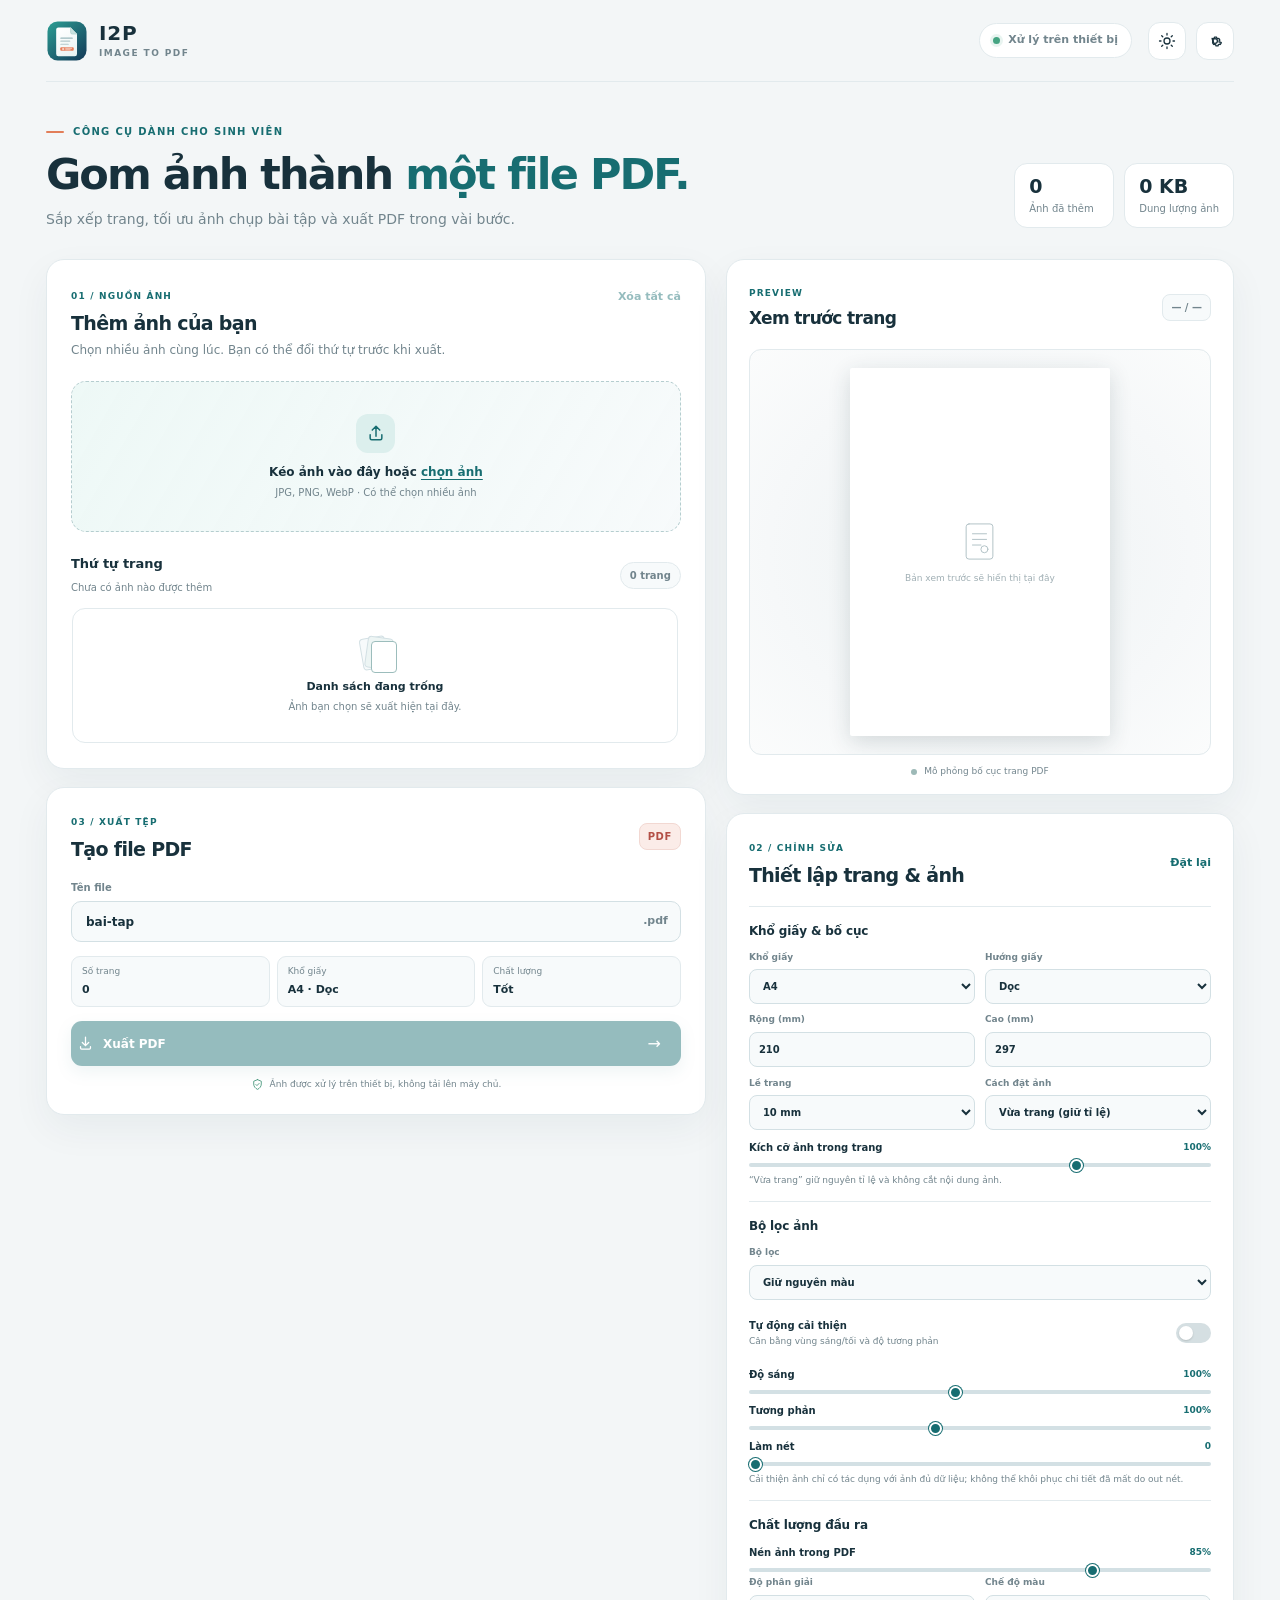
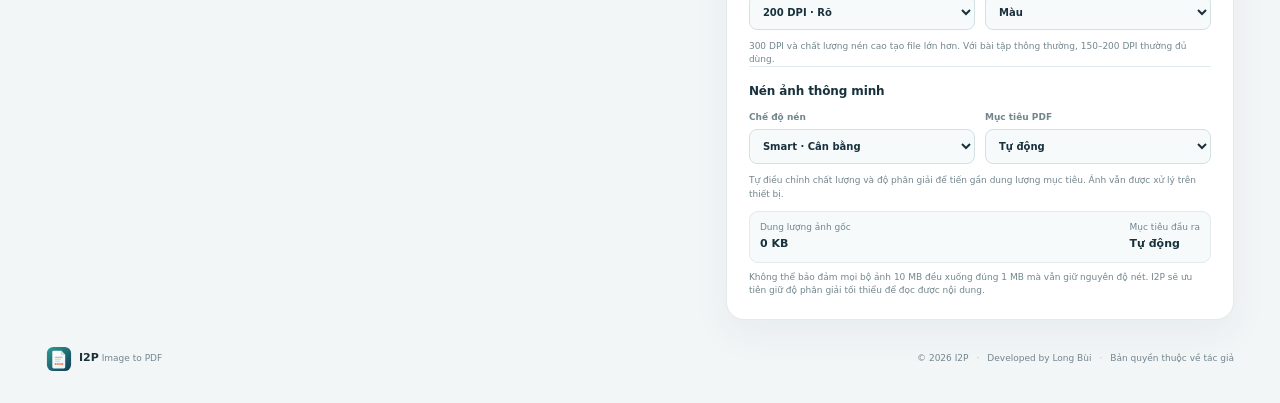
<file: index.html>
<!doctype html>
<html lang="vi">
<head>
  <meta charset="utf-8">
  <meta name="viewport" content="width=device-width, initial-scale=1, viewport-fit=cover">
  <meta name="theme-color" content="#102d3a">
  <meta name="description" content="I2P — chuyển nhiều ảnh thành PDF, chỉnh trang, bộ lọc và chất lượng ngay trên thiết bị.">
  <meta name="author" content="Long Bùi">
  <meta name="i2p-edition" content="Portable single-file edition">
  <link rel="manifest" href="./manifest.webmanifest">
  <title>I2P — Image to PDF</title>
  <style>
:root{color-scheme:light;--bg:#f3f6f7;--surface:#fff;--surface-soft:#f7fafb;--surface-raised:#fff;--text:#18313c;--muted:#72858d;--line:#e2eaed;--line-strong:#d3e0e4;--brand:#176d71;--brand-strong:#12585d;--brand-soft:#e6f3f1;--accent:#e27e59;--danger:#c55252;--shadow:0 14px 38px rgba(20,57,69,.055);--radius:18px;--font:'DM Sans',system-ui,-apple-system,BlinkMacSystemFont,'Segoe UI',sans-serif;--display:'Manrope','DM Sans',system-ui,sans-serif}
*{box-sizing:border-box}html{scroll-behavior:smooth}body{margin:0;background:var(--bg);color:var(--text);font-family:var(--font);font-size:14px;line-height:1.5;transition:background .2s,color .2s}button,input,select{font:inherit}button{cursor:pointer}button:disabled{cursor:not-allowed;opacity:.45}.app-shell{max-width:1500px;margin:0 auto;padding:0 46px}.topbar{height:82px;display:flex;align-items:center;justify-content:space-between;border-bottom:1px solid var(--line)}.brand{display:flex;align-items:center;gap:11px;color:var(--text);text-decoration:none}.brand img{display:block;border-radius:12px}.brand-copy{display:flex;flex-direction:column;line-height:1.05}.brand-copy strong{font-family:var(--display);font-size:20px;font-weight:800;letter-spacing:.04em}.brand-copy small{font-size:9px;letter-spacing:.16em;color:var(--muted);font-weight:700;margin-top:5px}.top-actions{display:flex;align-items:center;gap:10px}.privacy-chip{display:inline-flex;align-items:center;gap:8px;background:var(--surface);border:1px solid var(--line);border-radius:999px;padding:8px 13px;color:var(--muted);font-size:11px;font-weight:600;margin-right:6px}.status-dot{width:7px;height:7px;border-radius:50%;background:#45a482;box-shadow:0 0 0 3px rgba(69,164,130,.12)}.icon-button{height:38px;width:38px;border:1px solid var(--line);background:var(--surface);border-radius:12px;display:grid;place-items:center;color:var(--text);transition:.18s}.icon-button:hover{border-color:var(--brand);color:var(--brand);transform:translateY(-1px)}.icon-button svg{width:18px;height:18px;fill:none;stroke:currentColor;stroke-width:1.7;stroke-linecap:round;stroke-linejoin:round}.moon-icon{display:none}.main-content{padding-top:42px}.intro-row{display:flex;justify-content:space-between;align-items:flex-end;gap:32px;margin-bottom:29px}.eyebrow{display:flex;align-items:center;gap:9px;color:var(--brand);font-size:10px;font-weight:800;letter-spacing:.13em;margin-bottom:11px}.eyebrow-mark{width:18px;height:2px;border-radius:5px;background:var(--accent)}h1,h2,h3,p{margin-top:0}h1,h2,h3{font-family:var(--display)}h1{font-size:clamp(30px,3.5vw,43px);letter-spacing:-.045em;line-height:1.13;margin-bottom:10px;font-weight:800}.accent-text{color:var(--brand)}.intro-copy>p{font-size:14px;color:var(--muted);margin:0}.intro-meta{display:flex;gap:10px;padding-bottom:2px}.stat-card{min-width:100px;background:var(--surface);border:1px solid var(--line);border-radius:13px;padding:11px 14px;display:flex;flex-direction:column}.stat-number{font-family:var(--display);font-size:19px;font-weight:800;line-height:1.2}.stat-label{font-size:10px;color:var(--muted);margin-top:3px}.workspace-grid{display:grid;grid-template-columns:minmax(0,1.13fr) minmax(365px,.87fr);align-items:start;gap:20px}.left-column,.right-column{display:flex;flex-direction:column;gap:18px;min-width:0}.panel{background:var(--surface);border:1px solid var(--line);border-radius:var(--radius);box-shadow:var(--shadow);min-width:0}.source-panel{padding:24px}.panel-heading{display:flex;align-items:flex-start;justify-content:space-between;gap:15px}.panel-heading h2{font-size:19px;letter-spacing:-.035em;margin:4px 0 4px;font-weight:800}.panel-subtitle{font-size:12px;color:var(--muted);margin:0}.step-label{color:var(--brand);font-size:9px;font-weight:800;letter-spacing:.13em}.text-button,.reset-button{background:transparent;border:0;color:var(--brand);font-weight:700;font-size:11px;padding:5px 0}.text-button:hover,.reset-button:hover{text-decoration:underline}.dropzone{position:relative;min-height:151px;border:1.5px dashed #b5cdcf;background:linear-gradient(120deg,rgba(231,246,243,.72),rgba(245,249,250,.8));border-radius:15px;margin-top:22px;display:flex;flex-direction:column;align-items:center;justify-content:center;text-align:center;cursor:pointer;transition:.18s;padding:18px}.dropzone:hover,.dropzone.drag-over{border-color:var(--brand);background:var(--brand-soft)}.dropzone input{position:absolute;inset:0;width:100%;height:100%;opacity:0;cursor:pointer}.upload-icon{height:39px;width:39px;display:grid;place-items:center;border-radius:12px;background:#dcefed;color:var(--brand);margin-bottom:10px}.upload-icon svg{width:20px;height:20px;fill:none;stroke:currentColor;stroke-width:1.8;stroke-linecap:round;stroke-linejoin:round}.dropzone strong{font-size:12px;font-weight:700}.dropzone strong span{color:var(--brand);text-decoration:underline;text-underline-offset:3px}.dropzone small{font-size:10px;color:var(--muted);margin-top:4px}.list-heading{display:flex;justify-content:space-between;align-items:center;margin-top:22px;margin-bottom:10px}.list-heading h3{font-size:13px;margin:0 0 2px;font-weight:800}.muted-caption{color:var(--muted);font-size:10px}.mini-badge{background:var(--surface-soft);border:1px solid var(--line);color:var(--muted);font-size:10px;font-weight:700;padding:5px 9px;border-radius:999px}.image-list{display:flex;flex-direction:column;gap:8px;max-height:410px;overflow:auto;padding:1px 3px 1px 1px;scrollbar-width:thin;scrollbar-color:var(--line-strong) transparent}.empty-list{border:1px solid var(--line);border-radius:13px;min-height:135px;display:flex;flex-direction:column;justify-content:center;align-items:center;color:var(--muted);text-align:center;padding:17px}.empty-list strong{color:var(--text);font-size:11px;margin-top:5px}.empty-list p{font-size:10px;margin:3px 0 0}.empty-illustration{width:53px;height:35px;position:relative;margin-bottom:3px}.empty-illustration span{position:absolute;width:26px;height:32px;background:var(--surface-soft);border:1px solid var(--line-strong);border-radius:4px;top:1px;left:13px;transform:rotate(-10deg)}.empty-illustration span:nth-child(2){transform:rotate(8deg);left:18px;background:#edf5f4}.empty-illustration span:nth-child(3){transform:rotate(0);left:23px;top:5px;background:var(--surface);border-color:#9cbdbc}.image-item{display:grid;grid-template-columns:48px minmax(0,1fr) auto;align-items:center;gap:10px;padding:8px;border:1px solid var(--line);border-radius:12px;background:var(--surface-raised);transition:border-color .15s,background .15s}.image-item.selected{border-color:var(--brand);background:var(--brand-soft)}.image-thumb{width:48px;height:55px;border-radius:8px;background:var(--surface-soft);overflow:hidden;display:grid;place-items:center;border:1px solid var(--line)}.image-thumb img{width:100%;height:100%;object-fit:cover}.image-detail{min-width:0}.image-detail strong{display:block;font-size:11px;white-space:nowrap;overflow:hidden;text-overflow:ellipsis;font-weight:700}.image-detail small{display:block;color:var(--muted);font-size:9px;margin-top:3px}.image-actions{display:flex;align-items:center;gap:3px}.mini-action{width:27px;height:28px;border:1px solid transparent;background:transparent;border-radius:7px;color:var(--muted);display:grid;place-items:center;font-size:14px;padding:0}.mini-action:hover{background:var(--surface);color:var(--brand);border-color:var(--line)}.mini-action.remove:hover{color:var(--danger)}.mini-action svg{width:14px;height:14px;fill:none;stroke:currentColor;stroke-width:1.8;stroke-linecap:round;stroke-linejoin:round}.list-footer{padding-top:9px;margin-top:9px;border-top:1px solid var(--line);font-size:9px;color:var(--muted)}.output-panel{padding:22px 24px}.compact-heading{align-items:center;margin-bottom:17px}.compact-heading h2{margin-bottom:0}.pdf-chip{font-size:10px;font-weight:800;letter-spacing:.06em;color:#b34f46;background:#fbece8;border:1px solid #f2d8d2;border-radius:8px;padding:5px 8px}.field-label{display:block;color:var(--muted);font-size:10px;font-weight:700;margin-bottom:6px}.filename-field{height:41px;display:flex;align-items:center;border:1px solid var(--line-strong);border-radius:10px;background:var(--surface-soft);padding:0 12px}.filename-field:focus-within{border-color:var(--brand)}.filename-field input{min-width:0;flex:1;height:100%;border:0;outline:0;background:transparent;color:var(--text);font-size:12px;font-weight:600}.filename-field span{font-size:11px;color:var(--muted);font-weight:700}.export-summary{display:grid;grid-template-columns:repeat(3,1fr);gap:7px;margin:14px 0}.export-summary>div{background:var(--surface-soft);border:1px solid var(--line);border-radius:9px;padding:8px 10px;display:flex;flex-direction:column;gap:3px}.export-summary span{font-size:9px;color:var(--muted)}.export-summary strong{font-size:11px;font-weight:800}.primary-button{height:45px;width:100%;border:0;border-radius:11px;background:var(--brand);color:#fff;display:flex;align-items:center;justify-content:center;gap:9px;font-weight:800;font-size:12px;box-shadow:0 6px 15px rgba(23,109,113,.15);transition:background .18s,transform .18s}.primary-button:hover:not(:disabled){background:var(--brand-strong);transform:translateY(-1px)}.primary-button svg{width:17px;height:17px;fill:none;stroke:currentColor;stroke-width:1.8;stroke-linecap:round;stroke-linejoin:round}.button-arrow{margin-left:auto;padding-right:14px;font-size:16px;font-weight:500}.privacy-note{display:flex;align-items:center;justify-content:center;gap:6px;color:var(--muted);font-size:9px;margin:12px 0 0}.privacy-note svg{width:13px;height:13px;fill:none;stroke:#4e9b81;stroke-width:1.7;stroke-linecap:round;stroke-linejoin:round;flex-shrink:0}.export-progress{margin-top:12px}.progress-track{width:100%;height:5px;border-radius:99px;overflow:hidden;background:var(--line)}.progress-track span{display:block;height:100%;width:0;background:var(--brand);border-radius:99px;transition:width .2s}.export-progress>span{display:block;font-size:10px;color:var(--muted);margin-top:5px}.preview-panel{padding:21px 22px 16px}.preview-heading{align-items:center}.preview-heading h2{font-size:17px}.preview-count{font-size:10px;font-weight:700;color:var(--muted);background:var(--surface-soft);border:1px solid var(--line);padding:5px 8px;border-radius:8px}.paper-stage{min-height:310px;background:radial-gradient(ellipse at center,#edf2f3 0%,#f6f8f9 65%,#fbfcfc 100%);border:1px solid var(--line);border-radius:12px;margin-top:14px;padding:18px;display:flex;justify-content:center;align-items:center;overflow:hidden}.paper-frame{width:min(72%,260px);position:relative;background:#fff;box-shadow:0 6px 22px rgba(30,54,64,.16);border-radius:2px;overflow:hidden;aspect-ratio:210/297}.paper-frame canvas{display:block;width:100%;height:100%;object-fit:contain}.paper-placeholder{position:absolute;inset:0;display:flex;flex-direction:column;gap:8px;align-items:center;justify-content:center;text-align:center;color:#a0afb4;font-size:9px;padding:12px}.paper-placeholder svg{width:45px;height:45px;fill:none;stroke:#b2c3c7;stroke-width:1.4;stroke-linecap:round;stroke-linejoin:round}.preview-caption{display:flex;align-items:center;justify-content:center;gap:7px;color:var(--muted);font-size:9px;margin-top:10px}.preview-dot{width:6px;height:6px;border-radius:50%;background:#9db9b7}.settings-panel{padding:22px}.settings-panel .compact-heading{margin-bottom:16px}.control-section{border-top:1px solid var(--line);padding:15px 0 14px}.control-section:first-of-type{border-top:0;padding-top:0}.control-section h3{font-size:12px;margin:0 0 11px;font-weight:800;letter-spacing:-.01em}.two-fields{display:grid;grid-template-columns:1fr 1fr;gap:10px;margin-bottom:10px}.two-fields label,.select-full{display:flex;flex-direction:column;gap:5px;min-width:0}.two-fields label>span,.select-full>span{font-size:9px;color:var(--muted);font-weight:700}.two-fields select,.select-full select,.custom-size input,.dialog-field select{width:100%;min-width:0;height:35px;border:1px solid var(--line-strong);border-radius:8px;background:var(--surface-soft);color:var(--text);padding:0 9px;font-size:10px;font-weight:600;outline:none}.two-fields select:focus,.select-full select:focus,.custom-size input:focus,.dialog-field select:focus{border-color:var(--brand)}.custom-size{display:grid;grid-template-columns:1fr 1fr;gap:10px;margin:-1px 0 10px}.custom-size label{display:flex;flex-direction:column;gap:5px}.custom-size label span{font-size:9px;color:var(--muted);font-weight:700}.field-help{color:var(--muted);font-size:9px;line-height:1.45;margin:7px 0 0}.select-full{margin-bottom:10px}.toggle-row{display:flex;align-items:center;justify-content:space-between;gap:12px;padding:8px 0 10px;cursor:pointer}.toggle-row>span{display:flex;flex-direction:column;gap:2px}.toggle-row strong{font-size:10px}.toggle-row small{font-size:9px;color:var(--muted)}.toggle-row input{position:absolute;opacity:0;pointer-events:none}.toggle-row i{height:20px;width:35px;border-radius:99px;background:#d5dfe2;position:relative;flex-shrink:0;transition:.18s}.toggle-row i:before{content:"";position:absolute;left:3px;top:3px;width:14px;height:14px;border-radius:50%;background:white;box-shadow:0 1px 2px rgba(0,0,0,.15);transition:.18s}.toggle-row input:checked+i{background:var(--brand)}.toggle-row input:checked+i:before{transform:translateX(15px)}.slider-row{margin-top:9px}.slider-head{display:flex;align-items:center;justify-content:space-between;margin-bottom:3px}.slider-head label{font-size:10px;font-weight:600;color:var(--text)}.slider-head output{font-size:9px;color:var(--brand);font-weight:800;font-variant-numeric:tabular-nums}.slider-row input[type=range]{appearance:none;width:100%;height:4px;border-radius:99px;background:var(--line-strong);outline:none;display:block;margin:8px 0 4px;accent-color:var(--brand)}.slider-row input[type=range]::-webkit-slider-thumb{appearance:none;width:13px;height:13px;background:var(--brand);border:2px solid var(--surface);box-shadow:0 0 0 1px var(--brand);border-radius:50%;cursor:pointer}.slider-row input[type=range]::-moz-range-thumb{width:10px;height:10px;background:var(--brand);border:2px solid var(--surface);box-shadow:0 0 0 1px var(--brand);border-radius:50%;cursor:pointer}.last-control-section{padding-bottom:0}.app-footer{display:flex;align-items:center;justify-content:space-between;gap:15px;padding:26px 0 31px;color:var(--muted);font-size:9px}.footer-brand{display:flex;align-items:center;gap:7px}.footer-brand img{border-radius:7px}.footer-brand strong{font-family:var(--display);color:var(--text);font-size:11px}.footer-meta{display:flex;align-items:center;gap:8px}.footer-separator{color:#b0bec2}.settings-dialog{padding:0;border:0;background:transparent;max-width:min(460px,calc(100vw - 28px));width:100%;max-height:calc(100vh - 28px)}.settings-dialog::backdrop{background:rgba(11,28,34,.5);backdrop-filter:blur(4px)}.dialog-card{background:var(--surface);color:var(--text);border:1px solid var(--line);border-radius:18px;padding:24px;box-shadow:0 24px 70px rgba(0,0,0,.22)}.dialog-heading{display:flex;align-items:flex-start;justify-content:space-between;margin-bottom:18px}.dialog-heading h2{font-size:20px;margin:3px 0 0}.close-dialog{font-size:20px;line-height:1}.dialog-field{display:flex;align-items:center;justify-content:space-between;gap:15px;padding:13px 0;border-top:1px solid var(--line)}.dialog-field>div{display:flex;flex-direction:column}.dialog-field strong{font-size:11px}.dialog-field small{font-size:9px;color:var(--muted);margin-top:3px}.dialog-field select{width:130px}.about-box{display:flex;gap:12px;background:var(--surface-soft);border:1px solid var(--line);border-radius:12px;padding:13px;margin-top:15px}.about-logo img{width:38px;height:38px}.about-box strong{font-size:11px}.about-box p{font-size:9px;color:var(--muted);margin:3px 0}.about-box small{font-size:8px;color:var(--muted)}.copyright-note{text-align:center;color:var(--muted);font-size:9px;margin:13px 0}.dialog-done{margin-top:5px}.toast-region{position:fixed;right:22px;bottom:20px;z-index:20;display:flex;flex-direction:column;gap:8px;pointer-events:none}.toast{max-width:min(360px,calc(100vw - 40px));background:#173943;color:#fff;border-radius:10px;padding:11px 15px;font-size:11px;box-shadow:0 9px 30px rgba(0,0,0,.18);animation:toast-in .2s ease-out}.toast.error{background:#8e3e3e}@keyframes toast-in{from{opacity:0;transform:translateY(7px)}to{opacity:1;transform:translateY(0)}}

[data-theme="dark"]{color-scheme:dark;--bg:#101b20;--surface:#17262d;--surface-soft:#1d3038;--surface-raised:#1a2a31;--text:#e5eff0;--muted:#9aafb5;--line:#2b4149;--line-strong:#3b5660;--brand:#79c4bd;--brand-strong:#5ba9a2;--brand-soft:#203d40;--accent:#ed9b7a;--shadow:0 14px 38px rgba(0,0,0,.15)}[data-theme="dark"] .dropzone{background:linear-gradient(120deg,rgba(34,65,67,.75),rgba(25,46,54,.8));border-color:#446c70}[data-theme="dark"] .dropzone:hover,[data-theme="dark"] .dropzone.drag-over{background:var(--brand-soft)}[data-theme="dark"] .upload-icon{background:#2b4c4e}[data-theme="dark"] .paper-stage{background:radial-gradient(ellipse at center,#26383f 0%,#1b2c32 70%,#17262d 100%)}[data-theme="dark"] .pdf-chip{background:#4b302d;border-color:#66413b;color:#f2b5a5}[data-theme="dark"] .sun-icon{display:none}[data-theme="dark"] .moon-icon{display:block}[data-theme="dark"] .empty-illustration span{background:#263c43;border-color:#48606a}[data-theme="dark"] .empty-illustration span:nth-child(2){background:#203840}[data-theme="dark"] .empty-illustration span:nth-child(3){background:#17262d}[data-theme="dark"] .status-dot{box-shadow:0 0 0 3px rgba(69,164,130,.18)}
@media(max-width:1100px){.app-shell{padding:0 28px}.workspace-grid{grid-template-columns:minmax(0,1fr) minmax(330px,.9fr);gap:15px}.source-panel,.output-panel,.settings-panel{padding:19px}.preview-panel{padding:19px}.paper-stage{min-height:275px}}
@media(max-width:820px){.app-shell{padding:0 20px}.workspace-grid{grid-template-columns:1fr}.right-column{display:grid;grid-template-columns:minmax(0,.95fr) minmax(0,1.05fr);align-items:start}.preview-panel{position:sticky;top:12px}.paper-frame{width:min(86%,255px)}.paper-stage{min-height:295px}.intro-row{align-items:flex-start}.intro-meta{padding-top:4px}}
@media(max-width:600px){.app-shell{padding:0 13px}.topbar{height:68px}.brand img{width:37px;height:37px}.privacy-chip{font-size:0;padding:9px}.privacy-chip .status-dot{width:8px;height:8px}.top-actions{gap:7px}.icon-button{width:35px;height:35px}.main-content{padding-top:27px}.intro-row{display:block;margin-bottom:20px}.intro-copy>p{font-size:12px;max-width:390px}.intro-meta{margin-top:15px}.stat-card{min-width:0;flex:1;padding:8px 11px}.stat-number{font-size:17px}.workspace-grid{gap:13px}.left-column,.right-column{gap:13px}.source-panel,.output-panel,.settings-panel,.preview-panel{padding:17px;border-radius:15px}.panel-heading h2{font-size:17px}.panel-subtitle{font-size:10px}.dropzone{min-height:135px;margin-top:16px}.right-column{display:flex}.preview-panel{position:static}.paper-stage{min-height:270px;padding:14px}.paper-frame{width:min(67%,235px)}.settings-panel{order:2}.preview-panel{order:1}.app-footer{display:block;padding:20px 1px 25px}.footer-meta{margin-top:9px;flex-wrap:wrap}.image-item{grid-template-columns:43px minmax(0,1fr) auto;gap:8px;padding:7px}.image-thumb{width:43px;height:50px}.image-actions{gap:0}.mini-action{width:25px;height:27px}.two-fields{gap:8px}.dialog-card{padding:20px}.toast-region{right:12px;bottom:12px}}
@media(max-width:370px){.brand-copy small{font-size:8px}.image-actions .mini-action:nth-child(1){display:none}.paper-frame{width:75%}.export-summary{gap:5px}.export-summary>div{padding:7px}.two-fields select{font-size:9px;padding:0 6px}}
@media(prefers-reduced-motion:reduce){*,*::before,*::after{scroll-behavior:auto!important;animation-duration:.01ms!important;transition-duration:.01ms!important}}


.compression-info{display:flex;justify-content:space-between;gap:10px;margin-top:10px;padding:9px 10px;border:1px solid var(--line);border-radius:9px;background:var(--surface-soft)}
.compression-info span{display:flex;flex-direction:column;gap:2px;color:var(--muted);font-size:9px}
.compression-info strong{color:var(--text);font-size:11px;font-weight:800;font-variant-numeric:tabular-nums}
.two-fields select:disabled{opacity:.58;cursor:not-allowed}
.compression-warning{color:var(--muted);font-size:9px;line-height:1.45;margin:8px 0 0}
  </style>
</head>
<body>
  <div class="app-shell" id="appShell">
    <header class="topbar">
      <a class="brand" href="#top" aria-label="I2P Home">
        <img src="[data-uri]" width="42" height="42" alt="I2P logo">
        <span class="brand-copy"><strong>I2P</strong><small>IMAGE TO PDF</small></span>
      </a>
      <div class="top-actions">
        <span class="privacy-chip"><span class="status-dot"></span><span data-i18n="localOnly">Xử lý trên thiết bị</span></span>
        <button class="icon-button" id="themeToggle" type="button" aria-label="Toggle dark mode" title="Dark mode">
          <svg class="sun-icon" viewBox="0 0 24 24" aria-hidden="true"><circle cx="12" cy="12" r="4"/><path d="M12 2v2m0 16v2M4.93 4.93l1.42 1.42m11.3 11.3 1.42 1.42M2 12h2m16 0h2M4.93 19.07l1.42-1.42m11.3-11.3 1.42-1.42"/></svg>
          <svg class="moon-icon" viewBox="0 0 24 24" aria-hidden="true"><path d="M20.5 14.1A8.5 8.5 0 0 1 9.9 3.5 8.6 8.6 0 1 0 20.5 14.1Z"/></svg>
        </button>
        <button class="icon-button" id="settingsOpen" type="button" aria-label="Settings" title="Settings">
          <svg viewBox="0 0 24 24" aria-hidden="true"><path d="M12 8.8a3.2 3.2 0 1 0 0 6.4 3.2 3.2 0 0 0 0-6.4Z"/><path d="m19.4 13.5 1.1.8-1.4 2.4-1.3-.5a7.8 7.8 0 0 1-1.5.9l-.2 1.4h-2.8l-.3-1.4a7.8 7.8 0 0 1-1.6-.9l-1.3.5-1.4-2.4 1.1-.8a7.4 7.4 0 0 1 0-1.8l-1.1-.8L8.1 8.5l1.3.5a7.8 7.8 0 0 1 1.6-.9l.3-1.4h2.8l.2 1.4a7.8 7.8 0 0 1 1.5.9l1.3-.5 1.4 2.4-1.1.8a7.4 7.4 0 0 1 0 1.8Z"/></svg>
        </button>
      </div>
    </header>

    <main id="top" class="main-content">
      <section class="intro-row">
        <div class="intro-copy">
          <div class="eyebrow"><span class="eyebrow-mark"></span><span data-i18n="eyebrow">CÔNG CỤ DÀNH CHO SINH VIÊN</span></div>
          <h1 data-i18n="headline">Gom ảnh thành <span class="accent-text">một file PDF.</span></h1>
          <p data-i18n="subheadline">Sắp xếp trang, tối ưu ảnh chụp bài tập và xuất PDF trong vài bước.</p>
        </div>
        <div class="intro-meta">
          <div class="stat-card"><span class="stat-number" id="imageCount">0</span><span class="stat-label" data-i18n="imagesAdded">Ảnh đã thêm</span></div>
          <div class="stat-card"><span class="stat-number" id="totalSize">0 MB</span><span class="stat-label" data-i18n="totalSize">Dung lượng ảnh</span></div>
        </div>
      </section>

      <div class="workspace-grid">
        <section class="left-column">
          <section class="panel source-panel">
            <div class="panel-heading">
              <div>
                <span class="step-label">01 / <span data-i18n="sourceStep">NGUỒN ẢNH</span></span>
                <h2 data-i18n="addPhotos">Thêm ảnh của bạn</h2>
                <p class="panel-subtitle" data-i18n="addPhotosHint">Chọn nhiều ảnh cùng lúc. Bạn có thể đổi thứ tự trước khi xuất.</p>
              </div>
              <button class="text-button" id="clearAll" type="button" disabled data-i18n="clearAll">Xóa tất cả</button>
            </div>

            <label class="dropzone" id="dropzone" for="fileInput" tabindex="0">
              <input id="fileInput" type="file" accept="image/jpeg,image/png,image/webp,image/bmp,image/gif,image/*" multiple>
              <span class="upload-icon"><svg viewBox="0 0 24 24" aria-hidden="true"><path d="M12 16V4m0 0L7.5 8.5M12 4l4.5 4.5"/><path d="M5 14v4.2A1.8 1.8 0 0 0 6.8 20h10.4a1.8 1.8 0 0 0 1.8-1.8V14"/></svg></span>
              <strong data-i18n="dropTitle">Kéo ảnh vào đây hoặc <span>chọn ảnh</span></strong>
              <small data-i18n="dropHint">JPG, PNG, WebP · Có thể chọn nhiều ảnh</small>
            </label>

            <div class="list-heading">
              <div><h3 data-i18n="pageOrder">Thứ tự trang</h3><span id="listHint" class="muted-caption" data-i18n="noPhotos">Chưa có ảnh nào được thêm</span></div>
              <span class="mini-badge" id="pageBadge">0 trang</span>
            </div>
            <div class="image-list" id="imageList" aria-live="polite">
              <div class="empty-list" id="emptyList">
                <div class="empty-illustration"><span></span><span></span><span></span></div>
                <strong data-i18n="emptyTitle">Danh sách đang trống</strong>
                <p data-i18n="emptyHint">Ảnh bạn chọn sẽ xuất hiện tại đây.</p>
              </div>
            </div>
            <div class="list-footer" id="listFooter" hidden>
              <span data-i18n="orderHint">Thứ tự từ trên xuống sẽ là thứ tự trang trong PDF.</span>
            </div>
          </section>

          <section class="panel output-panel">
            <div class="panel-heading compact-heading">
              <div>
                <span class="step-label">03 / <span data-i18n="exportStep">XUẤT TỆP</span></span>
                <h2 data-i18n="exportPdf">Tạo file PDF</h2>
              </div>
              <span class="pdf-chip">PDF</span>
            </div>
            <label class="field-label" for="fileName" data-i18n="outputName">Tên file</label>
            <div class="filename-field"><input id="fileName" type="text" value="bai-tap" maxlength="80" autocomplete="off"><span>.pdf</span></div>
            <div class="export-summary">
              <div><span data-i18n="pages">Số trang</span><strong id="summaryPages">0</strong></div>
              <div><span data-i18n="pageSize">Khổ giấy</span><strong id="summaryPaper">A4</strong></div>
              <div><span data-i18n="imageQuality">Chất lượng</span><strong id="summaryQuality">Cao</strong></div>
            </div>
            <button class="primary-button" id="exportButton" type="button" disabled>
              <svg viewBox="0 0 24 24" aria-hidden="true"><path d="M12 3v12m0 0 4.5-4.5M12 15l-4.5-4.5"/><path d="M5 16.5v2A1.5 1.5 0 0 0 6.5 20h11a1.5 1.5 0 0 0 1.5-1.5v-2"/></svg>
              <span data-i18n="createPdf">Xuất PDF</span>
              <span class="button-arrow">→</span>
            </button>
            <div class="export-progress" id="exportProgress" hidden>
              <div class="progress-track"><span id="progressBar"></span></div>
              <span id="progressText">Đang xử lý...</span>
            </div>
            <p class="privacy-note"><svg viewBox="0 0 24 24" aria-hidden="true"><path d="M12 3 5 6v5c0 4.6 2.9 8 7 10 4.1-2 7-5.4 7-10V6l-7-3Z"/><path d="m9 12 2 2 4-4"/></svg><span data-i18n="privacyNote">Ảnh được xử lý trên thiết bị, không tải lên máy chủ.</span></p>
          </section>
        </section>

        <aside class="right-column">
          <section class="panel preview-panel">
            <div class="panel-heading preview-heading">
              <div>
                <span class="step-label">PREVIEW</span>
                <h2 data-i18n="preview">Xem trước trang</h2>
              </div>
              <span class="preview-count" id="previewCounter">— / —</span>
            </div>
            <div class="paper-stage">
              <div class="paper-frame">
                <canvas id="previewCanvas" width="420" height="594" aria-label="PDF page preview"></canvas>
                <div class="paper-placeholder" id="previewPlaceholder">
                  <svg viewBox="0 0 64 64" aria-hidden="true"><rect x="13" y="7" width="38" height="50" rx="4"/><path d="M22 21h20M22 29h20M22 37h12"/><circle cx="39" cy="43" r="5"/></svg>
                  <span data-i18n="previewHint">Bản xem trước sẽ hiển thị tại đây</span>
                </div>
              </div>
            </div>
            <div class="preview-caption"><span class="preview-dot"></span><span data-i18n="previewCaption">Mô phỏng bố cục trang PDF</span></div>
          </section>

          <section class="panel settings-panel">
            <div class="panel-heading compact-heading">
              <div>
                <span class="step-label">02 / <span data-i18n="editStep">CHỈNH SỬA</span></span>
                <h2 data-i18n="pageSettings">Thiết lập trang & ảnh</h2>
              </div>
              <button class="reset-button" id="resetSettings" type="button" data-i18n="reset">Đặt lại</button>
            </div>

            <div class="control-section">
              <h3 data-i18n="paperLayout">Khổ giấy & bố cục</h3>
              <div class="two-fields">
                <label><span data-i18n="paperSize">Khổ giấy</span><select id="paperSize"><option value="A4">A4</option><option value="A5">A5</option><option value="A3">A3</option><option value="Letter">Letter</option><option value="Legal">Legal</option><option value="Custom" data-i18n="custom">Tùy chỉnh</option></select></label>
                <label><span data-i18n="orientation">Hướng giấy</span><select id="orientation"><option value="portrait" data-i18n="portrait">Dọc</option><option value="landscape" data-i18n="landscape">Ngang</option></select></label>
              </div>
              <div class="custom-size" id="customSize" hidden>
                <label><span data-i18n="widthMm">Rộng (mm)</span><input id="customWidth" type="number" min="50" max="500" value="210"></label>
                <label><span data-i18n="heightMm">Cao (mm)</span><input id="customHeight" type="number" min="50" max="700" value="297"></label>
              </div>
              <div class="two-fields">
                <label><span data-i18n="margin">Lề trang</span><select id="margin"><option value="0">0 mm</option><option value="5">5 mm</option><option value="10" selected>10 mm</option><option value="15">15 mm</option><option value="20">20 mm</option></select></label>
                <label><span data-i18n="imageFit">Cách đặt ảnh</span><select id="fitMode"><option value="contain" data-i18n="fit">Vừa trang (giữ tỉ lệ)</option><option value="cover" data-i18n="fill">Lấp đầy (cắt viền)</option><option value="stretch" data-i18n="stretch">Kéo giãn</option></select></label>
              </div>
              <div class="slider-row"><div class="slider-head"><label for="imageScale" data-i18n="imageScale">Kích cỡ ảnh trong trang</label><output id="imageScaleValue">100%</output></div><input type="range" id="imageScale" min="50" max="120" value="100"></div>
              <p class="field-help" data-i18n="fitHelp">“Vừa trang” giữ nguyên tỉ lệ và không cắt nội dung ảnh.</p>
            </div>

            <div class="control-section">
              <h3 data-i18n="imageFilter">Bộ lọc ảnh</h3>
              <label class="select-full"><span data-i18n="filter">Bộ lọc</span><select id="filter"><option value="original" data-i18n="original">Giữ nguyên màu</option><option value="grayscale" data-i18n="grayscale">Thang xám</option><option value="bw" data-i18n="bw">Trắng đen tài liệu</option><option value="sepia" data-i18n="sepia">Sepia</option></select></label>
              <label class="toggle-row"><span><strong data-i18n="autoEnhance">Tự động cải thiện</strong><small data-i18n="autoEnhanceHint">Cân bằng vùng sáng/tối và độ tương phản</small></span><input id="autoEnhance" type="checkbox"><i></i></label>
              <div class="slider-row"><div class="slider-head"><label for="brightness" data-i18n="brightness">Độ sáng</label><output id="brightnessValue">100%</output></div><input type="range" id="brightness" min="60" max="150" value="100"></div>
              <div class="slider-row"><div class="slider-head"><label for="contrast" data-i18n="contrast">Tương phản</label><output id="contrastValue">100%</output></div><input type="range" id="contrast" min="60" max="160" value="100"></div>
              <div class="slider-row"><div class="slider-head"><label for="sharpness" data-i18n="sharpness">Làm nét</label><output id="sharpnessValue">0</output></div><input type="range" id="sharpness" min="0" max="2" step="0.25" value="0"></div>
              <p class="field-help" data-i18n="enhanceHelp">Cải thiện ảnh chỉ có tác dụng với ảnh đủ dữ liệu; không thể khôi phục chi tiết đã mất do out nét.</p>
            </div>

            <div class="control-section last-control-section">
              <h3 data-i18n="outputQuality">Chất lượng đầu ra</h3>
              <div class="slider-row"><div class="slider-head"><label for="quality" data-i18n="jpegQuality">Nén ảnh trong PDF</label><output id="qualityValue">85%</output></div><input type="range" id="quality" min="55" max="95" step="5" value="85"></div>
              <div class="two-fields">
                <label><span data-i18n="resolution">Độ phân giải</span><select id="dpi"><option value="96" data-i18n="smallFile">96 DPI · Nhẹ</option><option value="150">150 DPI · Cân bằng</option><option value="200" selected>200 DPI · Rõ</option><option value="300">300 DPI · In ấn</option></select></label>
                <label><span data-i18n="colorMode">Chế độ màu</span><select id="colorMode"><option value="color" data-i18n="color">Màu</option><option value="gray" data-i18n="gray">Xám</option></select></label>
              </div>
              <p class="field-help" data-i18n="qualityHelp">300 DPI và chất lượng nén cao tạo file lớn hơn. Với bài tập thông thường, 150–200 DPI thường đủ dùng.</p>
            </div>

            <div class="control-section last-control-section" id="compressionSection">
              <h3 data-i18n="compressionTitle">Nén ảnh thông minh</h3>
              <div class="two-fields">
                <label><span data-i18n="compressionModeLabel">Chế độ nén</span>
                  <select id="compressionMode">
                    <option value="smart" data-i18n="compressionSmart">Smart · Cân bằng</option>
                    <option value="maximum" data-i18n="compressionMaximum">Maximum · Nhẹ nhất</option>
                    <option value="high" data-i18n="compressionHigh">High quality · Rõ nét</option>
                    <option value="manual" data-i18n="compressionManual">Thủ công · Theo cài đặt</option>
                  </select>
                </label>
                <label><span data-i18n="targetSizeLabel">Mục tiêu PDF</span>
                  <select id="targetSize">
                    <option value="auto" data-i18n="targetAuto">Tự động</option>
                    <option value="1">Khoảng 1 MB</option>
                    <option value="2">Khoảng 2 MB</option>
                    <option value="5">Khoảng 5 MB</option>
                    <option value="10">Khoảng 10 MB</option>
                    <option value="none" data-i18n="targetNone">Không đặt giới hạn</option>
                  </select>
                </label>
              </div>
              <p class="field-help" id="compressionHelp" data-i18n="compressionSmartHelp">Tự điều chỉnh chất lượng và độ phân giải để tiến gần dung lượng mục tiêu. Ảnh vẫn được xử lý trên thiết bị.</p>
              <div class="compression-info">
                <span><span data-i18n="originalSizeLabel">Dung lượng ảnh gốc</span><strong id="originalSizePreview">0 KB</strong></span>
                <span><span data-i18n="targetPreviewLabel">Mục tiêu đầu ra</span><strong id="targetSizePreview">Tự động</strong></span>
              </div>
              <p class="compression-warning" data-i18n="compressionCaution">Không thể bảo đảm mọi bộ ảnh 10 MB đều xuống đúng 1 MB mà vẫn giữ nguyên độ nét. I2P sẽ ưu tiên giữ độ phân giải tối thiểu để đọc được nội dung.</p>
            </div>
          </section>
        </aside>
      </div>
    </main>

    <footer class="app-footer">
      <div class="footer-brand"><img src="[data-uri]" alt="" width="26" height="26"><span><strong>I2P</strong> <span data-i18n="footerTag">Image to PDF</span></span></div>
      <div class="footer-meta"><span>© 2026 I2P</span><span class="footer-separator">·</span><span data-i18n="developedBy">Developed by Long Bùi</span><span class="footer-separator">·</span><span data-i18n="allRights">Bản quyền thuộc về tác giả</span></div>
    </footer>
  </div>

  <dialog class="settings-dialog" id="settingsDialog">
    <form method="dialog" class="dialog-card">
      <div class="dialog-heading"><div><span class="step-label" data-i18n="preferences">PREFERENCES</span><h2 data-i18n="appSettings">Cài đặt ứng dụng</h2></div><button class="icon-button close-dialog" value="cancel" aria-label="Close">×</button></div>
      <div class="dialog-field"><div><strong data-i18n="language">Ngôn ngữ</strong><small data-i18n="languageHint">Chọn ngôn ngữ hiển thị</small></div><select id="language"><option value="vi">Tiếng Việt</option><option value="en">English</option></select></div>
      <div class="dialog-field"><div><strong data-i18n="appearance">Giao diện</strong><small data-i18n="appearanceHint">Tự chọn sáng hoặc tối</small></div><select id="themeSelect"><option value="light" data-i18n="light">Sáng</option><option value="dark" data-i18n="dark">Tối</option><option value="system" data-i18n="system">Theo thiết bị</option></select></div>
      <div class="about-box"><div class="about-logo"><img src="[data-uri]" alt="I2P"></div><div><strong>I2P — Image to PDF</strong><p data-i18n="aboutText">Công cụ chuyển ảnh sang PDF chạy ngoại tuyến, ưu tiên quyền riêng tư.</p><small>Version 1.1.0 · Developed by Long Bùi</small></div></div>
      <p class="copyright-note">© 2026 Long Bùi. <span data-i18n="copyright">Bản quyền và quyền tác giả được bảo lưu.</span></p>
      <button class="primary-button dialog-done" value="done" data-i18n="done">Hoàn tất</button>
    </form>
  </dialog>

  <div class="toast-region" id="toastRegion" aria-live="polite" aria-atomic="true"></div>
  <script>
'use strict';

(() => {
  const $ = (id) => document.getElementById(id);
  const DB_NAME = 'i2p-settings-v1';
  const defaultSettings = {
    language: 'vi', theme: 'system', paperSize: 'A4', orientation: 'portrait',
    customWidth: 210, customHeight: 297, margin: 10, fitMode: 'contain', imageScale: 100,
    filter: 'original', autoEnhance: false, brightness: 100, contrast: 100,
    sharpness: 0, quality: 85, dpi: 200, colorMode: 'color',
    compressionMode: 'smart', targetSize: 'auto'
  };
  const pageSizes = {
    A3: [297, 420], A4: [210, 297], A5: [148, 210],
    Letter: [215.9, 279.4], Legal: [215.9, 355.6]
  };
  const translations = {
    vi: {
      localOnly: 'Xử lý trên thiết bị', eyebrow: 'CÔNG CỤ DÀNH CHO SINH VIÊN',
      headline: 'Gom ảnh thành <span class="accent-text">một file PDF.</span>',
      subheadline: 'Sắp xếp trang, tối ưu ảnh chụp bài tập và xuất PDF trong vài bước.',
      imagesAdded: 'Ảnh đã thêm', totalSize: 'Dung lượng ảnh', sourceStep: 'NGUỒN ẢNH',
      addPhotos: 'Thêm ảnh của bạn', addPhotosHint: 'Chọn nhiều ảnh cùng lúc. Bạn có thể đổi thứ tự trước khi xuất.',
      clearAll: 'Xóa tất cả', dropTitle: 'Kéo ảnh vào đây hoặc <span>chọn ảnh</span>',
      dropHint: 'JPG, PNG, WebP · Có thể chọn nhiều ảnh', pageOrder: 'Thứ tự trang', noPhotos: 'Chưa có ảnh nào được thêm',
      emptyTitle: 'Danh sách đang trống', emptyHint: 'Ảnh bạn chọn sẽ xuất hiện tại đây.',
      orderHint: 'Thứ tự từ trên xuống sẽ là thứ tự trang trong PDF.', exportStep: 'XUẤT TỆP', exportPdf: 'Tạo file PDF',
      outputName: 'Tên file', pages: 'Số trang', pageSize: 'Khổ giấy', imageQuality: 'Chất lượng',
      createPdf: 'Xuất PDF', privacyNote: 'Ảnh được xử lý trên thiết bị, không tải lên máy chủ.',
      preview: 'Xem trước trang', previewHint: 'Bản xem trước sẽ hiển thị tại đây',
      previewCaption: 'Mô phỏng bố cục trang PDF', editStep: 'CHỈNH SỬA', pageSettings: 'Thiết lập trang & ảnh',
      reset: 'Đặt lại', paperLayout: 'Khổ giấy & bố cục', paperSize: 'Khổ giấy', orientation: 'Hướng giấy',
      custom: 'Tùy chỉnh', portrait: 'Dọc', landscape: 'Ngang', widthMm: 'Rộng (mm)', heightMm: 'Cao (mm)',
      margin: 'Lề trang', imageFit: 'Cách đặt ảnh', imageScale: 'Kích cỡ ảnh trong trang', fit: 'Vừa trang (giữ tỉ lệ)', fill: 'Lấp đầy (cắt viền)',
      stretch: 'Kéo giãn', fitHelp: '“Vừa trang” giữ nguyên tỉ lệ và không cắt nội dung ảnh.',
      imageFilter: 'Bộ lọc ảnh', filter: 'Bộ lọc', original: 'Giữ nguyên màu', grayscale: 'Thang xám',
      bw: 'Trắng đen tài liệu', sepia: 'Sepia', autoEnhance: 'Tự động cải thiện',
      autoEnhanceHint: 'Cân bằng vùng sáng/tối và độ tương phản', brightness: 'Độ sáng', contrast: 'Tương phản',
      sharpness: 'Làm nét', enhanceHelp: 'Cải thiện ảnh chỉ có tác dụng với ảnh đủ dữ liệu; không thể khôi phục chi tiết đã mất do out nét.',
      outputQuality: 'Chất lượng đầu ra', jpegQuality: 'Nén ảnh trong PDF', resolution: 'Độ phân giải',
      smallFile: '96 DPI · Nhẹ', colorMode: 'Chế độ màu', color: 'Màu', gray: 'Xám',
      qualityHelp: '300 DPI và chất lượng nén cao tạo file lớn hơn. Với bài tập thông thường, 150–200 DPI thường đủ dùng.',
      compressionTitle: 'Nén ảnh thông minh', compressionModeLabel: 'Chế độ nén',
      compressionSmart: 'Smart · Cân bằng', compressionMaximum: 'Maximum · Nhẹ nhất',
      compressionHigh: 'High quality · Rõ nét', compressionManual: 'Thủ công · Theo cài đặt',
      targetSizeLabel: 'Mục tiêu PDF', targetAuto: 'Tự động', targetNone: 'Không đặt giới hạn',
      compressionSmartHelp: 'Tự điều chỉnh chất lượng và độ phân giải để tiến gần dung lượng mục tiêu. Ảnh vẫn được xử lý trên thiết bị.',
      compressionMaximumHelp: 'Ưu tiên giảm dung lượng mạnh hơn. Chữ nhỏ hoặc ảnh nhiều chi tiết có thể kém rõ.',
      compressionHighHelp: 'Ưu tiên độ rõ; có thể không đạt được dung lượng mục tiêu nhỏ.',
      compressionManualHelp: 'Dùng đúng thanh chất lượng và DPI bạn đã chọn ở phía trên.',
      originalSizeLabel: 'Dung lượng ảnh gốc', targetPreviewLabel: 'Mục tiêu đầu ra',
      manualTarget: 'Theo DPI/chất lượng', targetReached: 'Đã đạt mục tiêu dung lượng.',
      targetNotReached: 'Không thể đạt mục tiêu mà vẫn giữ mức phân giải tối thiểu.',
      exportResult: 'PDF {size} · giảm {saved}% so với ảnh gốc.',
      compressionCaution: 'Không thể bảo đảm mọi bộ ảnh 10 MB đều xuống đúng 1 MB mà vẫn giữ nguyên độ nét. I2P sẽ ưu tiên giữ độ phân giải tối thiểu để đọc được nội dung.',
      footerTag: 'Image to PDF', developedBy: 'Developed by Long Bùi', allRights: 'Bản quyền thuộc về tác giả',
      preferences: 'TÙY CHỌN', appSettings: 'Cài đặt ứng dụng', language: 'Ngôn ngữ',
      languageHint: 'Chọn ngôn ngữ hiển thị', appearance: 'Giao diện', appearanceHint: 'Tự chọn sáng hoặc tối',
      light: 'Sáng', dark: 'Tối', system: 'Theo thiết bị', aboutText: 'Công cụ chuyển ảnh sang PDF chạy ngoại tuyến, ưu tiên quyền riêng tư.',
      copyright: 'Bản quyền và quyền tác giả được bảo lưu.', done: 'Hoàn tất',
      added: 'Đã thêm ảnh', unsupported: 'Một số ảnh không thể mở hoặc không được hỗ trợ.',
      noImages: 'Hãy thêm ít nhất một ảnh trước khi xuất PDF.',
      processing: 'Đang xử lý trang', complete: 'Đã tạo PDF thành công.',
      exportFailed: 'Không thể tạo PDF. Hãy thử giảm DPI hoặc chọn ít ảnh hơn.',
      savedAndroid: 'Đã lưu PDF vào thư mục Downloads/I2P.',
      saveFailedAndroid: 'Không thể lưu PDF vào thiết bị Android.',
      confirmClear: 'Xóa toàn bộ ảnh khỏi danh sách?', removed: 'Đã xóa ảnh.',
      resetDone: 'Đã đặt lại thông số chỉnh sửa.', noImageSelected: 'Không có ảnh để xem trước.',
      page: 'trang', pagesUnit: 'trang', dpiLimited: 'Độ phân giải đã được giới hạn để tránh dùng quá nhiều bộ nhớ.',
      selectImage: 'Chọn ảnh', moveUp: 'Chuyển lên', moveDown: 'Chuyển xuống', rotate: 'Xoay 90°', remove: 'Xóa ảnh',
      qualityLow: 'Tiêu chuẩn', qualityMedium: 'Tốt', qualityHigh: 'Cao',
      fileTooLarge: 'Ảnh vượt quá 50 MB nên đã được bỏ qua.', imageLoadError: 'Không đọc được ảnh này.',
      invalidCustom: 'Kích thước tùy chỉnh phải nằm trong khoảng rộng 50–500 mm và cao 50–700 mm.',
      installHelp: 'Để cài I2P, mở ứng dụng bằng Chrome/Edge rồi chọn Install app hoặc Add to Home Screen.'
    },
    en: {
      localOnly: 'Processed on device', eyebrow: 'A PRACTICAL STUDENT TOOL',
      headline: 'Turn photos into <span class="accent-text">one PDF.</span>',
      subheadline: 'Arrange pages, optimize assignment scans and export a PDF in a few steps.',
      imagesAdded: 'Images added', totalSize: 'Image size', sourceStep: 'SOURCE IMAGES',
      addPhotos: 'Add your images', addPhotosHint: 'Select multiple images. Reorder them before exporting.',
      clearAll: 'Clear all', dropTitle: 'Drop images here or <span>browse files</span>',
      dropHint: 'JPG, PNG, WebP · Multiple files supported', pageOrder: 'Page order', noPhotos: 'No images added yet',
      emptyTitle: 'Your list is empty', emptyHint: 'The images you select will appear here.',
      orderHint: 'The top-to-bottom order becomes the PDF page order.', exportStep: 'EXPORT', exportPdf: 'Create PDF',
      outputName: 'File name', pages: 'Pages', pageSize: 'Paper', imageQuality: 'Quality',
      createPdf: 'Export PDF', privacyNote: 'Images are processed on your device and are never uploaded.',
      preview: 'Page preview', previewHint: 'Your page preview will appear here',
      previewCaption: 'Preview of the PDF page layout', editStep: 'EDIT', pageSettings: 'Page & image settings',
      reset: 'Reset', paperLayout: 'Paper & layout', paperSize: 'Paper size', orientation: 'Orientation',
      custom: 'Custom', portrait: 'Portrait', landscape: 'Landscape', widthMm: 'Width (mm)', heightMm: 'Height (mm)',
      margin: 'Page margin', imageFit: 'Image placement', imageScale: 'Image size on page', fit: 'Contain (keep ratio)', fill: 'Cover (crop edges)',
      stretch: 'Stretch', fitHelp: 'Contain preserves the image ratio and does not crop content.',
      imageFilter: 'Image filters', filter: 'Filter', original: 'Original color', grayscale: 'Grayscale',
      bw: 'Document black & white', sepia: 'Sepia', autoEnhance: 'Auto enhance',
      autoEnhanceHint: 'Balance highlights, shadows and contrast', brightness: 'Brightness', contrast: 'Contrast',
      sharpness: 'Sharpness', enhanceHelp: 'Enhancement works best with usable source detail; it cannot restore detail lost to blur.',
      outputQuality: 'Output quality', jpegQuality: 'Image compression', resolution: 'Resolution',
      smallFile: '96 DPI · Small', colorMode: 'Color mode', color: 'Color', gray: 'Grayscale',
      qualityHelp: '300 DPI and high JPEG quality create larger files. 150–200 DPI is usually sufficient for assignments.',
      compressionTitle: 'Smart compression', compressionModeLabel: 'Compression mode',
      compressionSmart: 'Smart · Balanced', compressionMaximum: 'Maximum · Smallest',
      compressionHigh: 'High quality · Clear', compressionManual: 'Manual · Use settings',
      targetSizeLabel: 'Target PDF size', targetAuto: 'Automatic', targetNone: 'No size limit',
      compressionSmartHelp: 'Adjusts image quality and resolution to approach the target. Images stay on your device.',
      compressionMaximumHelp: 'Prioritizes smaller files. Small text and fine details may become less clear.',
      compressionHighHelp: 'Prioritizes clarity; a very small target may not be reached.',
      compressionManualHelp: 'Uses the quality and DPI controls you selected above.',
      originalSizeLabel: 'Original image size', targetPreviewLabel: 'Output target',
      manualTarget: 'Using DPI/quality', targetReached: 'Target size reached.',
      targetNotReached: 'The target could not be reached without going below the minimum resolution.',
      exportResult: 'PDF {size} · {saved}% smaller than the source images.',
      compressionCaution: 'A 10 MB set cannot always be reduced to exactly 1 MB without loss of clarity. I2P prioritizes a minimum readable resolution.',
      footerTag: 'Image to PDF', developedBy: 'Developed by Long Bùi', allRights: 'Copyright belongs to the author',
      preferences: 'PREFERENCES', appSettings: 'App settings', language: 'Language',
      languageHint: 'Choose the display language', appearance: 'Appearance', appearanceHint: 'Choose light or dark mode',
      light: 'Light', dark: 'Dark', system: 'Use device setting', aboutText: 'An offline image-to-PDF tool designed with privacy in mind.',
      copyright: 'All copyright and authorship rights reserved.', done: 'Done',
      added: 'Images added', unsupported: 'Some images could not be opened or are unsupported.',
      noImages: 'Add at least one image before exporting.',
      processing: 'Processing page', complete: 'PDF created successfully.',
      exportFailed: 'Could not create the PDF. Try lowering DPI or using fewer images.',
      savedAndroid: 'PDF saved to Downloads/I2P.',
      saveFailedAndroid: 'Could not save the PDF on this Android device.',
      confirmClear: 'Remove all images from the list?', removed: 'Image removed.',
      resetDone: 'Editing settings have been reset.', noImageSelected: 'No image to preview.',
      page: 'page', pagesUnit: 'pages', dpiLimited: 'Resolution was limited to avoid excessive memory use.',
      selectImage: 'Select image', moveUp: 'Move up', moveDown: 'Move down', rotate: 'Rotate 90°', remove: 'Remove image',
      qualityLow: 'Standard', qualityMedium: 'Good', qualityHigh: 'High',
      fileTooLarge: 'This image exceeds 50 MB and was skipped.', imageLoadError: 'This image could not be read.',
      invalidCustom: 'Custom size must be 50–500 mm wide and 50–700 mm high.',
      installHelp: 'To install I2P, open it in Chrome/Edge and choose Install app or Add to Home Screen.'
    }
  };

  let settings = { ...defaultSettings };
  let images = [];
  let selectedId = null;
  let toastTimer = 0;
  let exportLock = false;
  let mediaQuery = null;

  function t(key) {
    const lang = settings.language || 'vi';
    return (translations[lang] && translations[lang][key]) || translations.vi[key] || key;
  }

  function showToast(message, type = 'success') {
    const node = document.createElement('div');
    node.className = `toast ${type === 'error' ? 'error' : ''}`;
    node.textContent = message;
    $('toastRegion').appendChild(node);
    window.setTimeout(() => node.remove(), 3600);
  }

  function loadSettings() {
    try {
      const stored = JSON.parse(localStorage.getItem(DB_NAME) || '{}');
      settings = { ...defaultSettings, ...stored };
    } catch (_) {
      settings = { ...defaultSettings };
    }
    Object.keys(defaultSettings).forEach((key) => {
      const element = $(key);
      if (!element) return;
      const value = settings[key];
      if (element.type === 'checkbox') element.checked = Boolean(value);
      else if (value !== undefined && value !== null) element.value = String(value);
    });
    $('language').value = settings.language;
    $('themeSelect').value = settings.theme;
  }

  function persistSettings() {
    try { localStorage.setItem(DB_NAME, JSON.stringify(settings)); } catch (_) { /* Private browsing may disable storage. */ }
  }

  function resolveTheme() {
    if (settings.theme === 'system') {
      if (!mediaQuery) mediaQuery = window.matchMedia('(prefers-color-scheme: dark)');
      return mediaQuery.matches ? 'dark' : 'light';
    }
    return settings.theme;
  }

  function applyTheme() {
    document.documentElement.dataset.theme = resolveTheme();
    $('themeSelect').value = settings.theme;
  }

  function applyLanguage() {
    document.documentElement.lang = settings.language;
    document.querySelectorAll('[data-i18n]').forEach((node) => {
      const key = node.dataset.i18n;
      if (translations[settings.language]?.[key]) node.innerHTML = translations[settings.language][key];
    });
    document.title = 'I2P — Image to PDF';
    renderList();
    updateSummary();
    updatePreview();
    updateCompressionInfo();
  }

  function syncSettingsFromUI() {
    Object.keys(defaultSettings).forEach((key) => {
      const element = $(key);
      if (!element) return;
      if (element.type === 'checkbox') settings[key] = element.checked;
      else if (element.type === 'number' || element.type === 'range') settings[key] = Number(element.value);
      else settings[key] = element.value;
    });
    settings.language = $('language').value;
    settings.theme = $('themeSelect').value;
    persistSettings();
  }

  function getPageDimensions() {
    let [w, h] = settings.paperSize === 'Custom'
      ? [Number(settings.customWidth), Number(settings.customHeight)]
      : pageSizes[settings.paperSize] || pageSizes.A4;
    if (settings.orientation === 'landscape' && h > w) [w, h] = [h, w];
    if (settings.orientation === 'portrait' && w > h) [w, h] = [h, w];
    return { widthMm: w, heightMm: h };
  }

  function mmToPt(mm) { return mm * 72 / 25.4; }

  function getPageGeometry() {
    const dims = getPageDimensions();
    const pageWidthPt = mmToPt(dims.widthMm);
    const pageHeightPt = mmToPt(dims.heightMm);
    const marginPt = mmToPt(Number(settings.margin));
    const contentWidthPt = Math.max(1, pageWidthPt - marginPt * 2);
    const contentHeightPt = Math.max(1, pageHeightPt - marginPt * 2);
    return { ...dims, pageWidthPt, pageHeightPt, marginPt, contentWidthPt, contentHeightPt };
  }

  function getSelectedImage() {
    return images.find((item) => item.id === selectedId) || images[0] || null;
  }

  function formatBytes(bytes) {
    if (!bytes) return '0 KB';
    const mb = bytes / (1024 * 1024);
    return mb >= 1 ? `${mb.toFixed(1)} MB` : `${Math.max(1, Math.round(bytes / 1024))} KB`;
  }

  function getOriginalTotalBytes() {
    return images.reduce((sum, item) => sum + (item.file?.size || 0), 0);
  }

  function getCompressionTargetBytes() {
    if (!images.length || settings.compressionMode === 'manual' || settings.targetSize === 'none') return 0;
    if (settings.targetSize === 'auto') {
      // Automatic mode aims for about 12% of the source size, bounded to a practical range.
      return Math.max(768 * 1024, Math.min(8 * 1024 * 1024, Math.round(getOriginalTotalBytes() * 0.12)));
    }
    const megabytes = Number(settings.targetSize);
    return Number.isFinite(megabytes) && megabytes > 0 ? megabytes * 1024 * 1024 : 0;
  }

  function updateCompressionInfo() {
    const originalBytes = getOriginalTotalBytes();
    const targetBytes = getCompressionTargetBytes();
    $('originalSizePreview').textContent = formatBytes(originalBytes);
    const targetLabel = settings.compressionMode === 'manual'
      ? t('manualTarget')
      : settings.targetSize === 'none' ? t('targetNone')
      : settings.targetSize === 'auto' ? (images.length ? formatBytes(targetBytes) : t('targetAuto'))
      : `≈${settings.targetSize} MB`;
    $('targetSizePreview').textContent = targetLabel;
    $('targetSize').disabled = settings.compressionMode === 'manual';
    const helpKeys = {
      smart: 'compressionSmartHelp', maximum: 'compressionMaximumHelp',
      high: 'compressionHighHelp', manual: 'compressionManualHelp'
    };
    $('compressionHelp').textContent = t(helpKeys[settings.compressionMode] || helpKeys.smart);
  }

  function renderList() {
    const list = $('imageList');
    list.replaceChildren();
    if (!images.length) {
      const empty = document.createElement('div');
      empty.className = 'empty-list';
      const art = document.createElement('div'); art.className = 'empty-illustration';
      for (let i = 0; i < 3; i++) art.appendChild(document.createElement('span'));
      const title = document.createElement('strong'); title.textContent = t('emptyTitle');
      const hint = document.createElement('p'); hint.textContent = t('emptyHint');
      empty.append(art, title, hint); list.appendChild(empty);
      $('listFooter').hidden = true;
    } else {
      images.forEach((item, index) => {
        const row = document.createElement('div');
        row.className = `image-item ${item.id === selectedId ? 'selected' : ''}`;
        row.dataset.id = item.id;
        row.setAttribute('role', 'button');
        row.setAttribute('tabindex', '0');
        row.setAttribute('aria-label', `${t('selectImage')}: ${item.file.name}`);

        const thumb = document.createElement('div'); thumb.className = 'image-thumb';
        const img = document.createElement('img'); img.src = item.url; img.alt = '';
        img.style.transform = `rotate(${item.rotation}deg)`;
        thumb.appendChild(img);

        const detail = document.createElement('div'); detail.className = 'image-detail';
        const name = document.createElement('strong'); name.textContent = item.file.name;
        const info = document.createElement('small'); info.textContent = `${item.width} × ${item.height} px · ${formatBytes(item.file.size)}`;
        detail.append(name, info);

        const actions = document.createElement('div'); actions.className = 'image-actions';
        const actionSpecs = [
          ['move-up', '↑', t('moveUp'), index === 0],
          ['move-down', '↓', t('moveDown'), index === images.length - 1],
          ['rotate', '↻', t('rotate'), false],
          ['remove', '×', t('remove'), false]
        ];
        actionSpecs.forEach(([action, label, title, disabled]) => {
          const button = document.createElement('button');
          button.type = 'button'; button.className = `mini-action ${action === 'remove' ? 'remove' : ''}`;
          button.dataset.action = action; button.title = title; button.setAttribute('aria-label', title);
          button.textContent = label; button.disabled = disabled;
          actions.appendChild(button);
        });
        row.append(thumb, detail, actions);
        list.appendChild(row);
      });
      $('listFooter').hidden = false;
    }
    $('imageCount').textContent = String(images.length);
    $('totalSize').textContent = formatBytes(images.reduce((sum, item) => sum + item.file.size, 0));
    $('pageBadge').textContent = `${images.length} ${t('pagesUnit')}`;
    $('listHint').textContent = images.length ? `${images.length} ${t('pagesUnit')}` : t('noPhotos');
    $('clearAll').disabled = images.length === 0;
    $('exportButton').disabled = images.length === 0 || exportLock;
    updateSummary();
    updateCompressionInfo();
  }

  async function addFiles(fileList) {
    const files = Array.from(fileList || []).filter((file) => file.type.startsWith('image/'));
    if (!files.length) return;
    let added = 0;
    for (const file of files) {
      if (file.size > 50 * 1024 * 1024) { showToast(t('fileTooLarge'), 'error'); continue; }
      const url = URL.createObjectURL(file);
      try {
        const image = new Image();
        image.decoding = 'async';
        image.src = url;
        await new Promise((resolve, reject) => {
          image.onload = resolve;
          image.onerror = reject;
        });
        if (!image.naturalWidth || !image.naturalHeight) throw new Error('Empty image');
        const item = {
          id: `${Date.now()}-${Math.random().toString(36).slice(2, 9)}`,
          file, url, img: image, width: image.naturalWidth, height: image.naturalHeight,
          rotation: 0
        };
        images.push(item); added++;
      } catch (_) {
        URL.revokeObjectURL(url);
        showToast(t('imageLoadError'), 'error');
      }
    }
    if (!selectedId && images.length) selectedId = images[0].id;
    renderList(); updatePreview();
    if (added) showToast(`${t('added')}: ${added}`, 'success');
  }

  function selectImage(id) {
    if (!images.some((item) => item.id === id)) return;
    selectedId = id;
    renderList(); updatePreview();
  }

  function removeImage(id) {
    const index = images.findIndex((item) => item.id === id);
    if (index < 0) return;
    URL.revokeObjectURL(images[index].url);
    images.splice(index, 1);
    if (selectedId === id) selectedId = images[Math.min(index, images.length - 1)]?.id || null;
    renderList(); updatePreview(); showToast(t('removed'));
  }

  function moveImage(id, delta) {
    const index = images.findIndex((item) => item.id === id);
    const next = index + delta;
    if (index < 0 || next < 0 || next >= images.length) return;
    [images[index], images[next]] = [images[next], images[index]];
    renderList(); updatePreview();
  }

  function handleListClick(event) {
    const row = event.target.closest('.image-item');
    if (!row) return;
    const actionButton = event.target.closest('[data-action]');
    const id = row.dataset.id;
    if (!actionButton) { selectImage(id); return; }
    const action = actionButton.dataset.action;
    if (action === 'move-up') moveImage(id, -1);
    if (action === 'move-down') moveImage(id, 1);
    if (action === 'rotate') {
      const item = images.find((entry) => entry.id === id);
      if (item) item.rotation = (item.rotation + 90) % 360;
      renderList(); updatePreview();
    }
    if (action === 'remove') removeImage(id);
  }

  function fitAndDraw(ctx, image, rotation, x, y, boxWidth, boxHeight, fitMode, imageScale = 100) {
    const angle = ((rotation % 360) + 360) % 360;
    const rotated = angle === 90 || angle === 270;
    const naturalWidth = image.naturalWidth;
    const naturalHeight = image.naturalHeight;
    const rotatedWidth = rotated ? naturalHeight : naturalWidth;
    const rotatedHeight = rotated ? naturalWidth : naturalHeight;
    let drawWidth; let drawHeight;
    const userScale = Math.max(0.1, Number(imageScale) / 100);
    if (fitMode === 'stretch') {
      drawWidth = (rotated ? boxHeight : boxWidth) * userScale;
      drawHeight = (rotated ? boxWidth : boxHeight) * userScale;
    } else {
      const scale = (fitMode === 'cover'
        ? Math.max(boxWidth / rotatedWidth, boxHeight / rotatedHeight)
        : Math.min(boxWidth / rotatedWidth, boxHeight / rotatedHeight)) * userScale;
      drawWidth = naturalWidth * scale;
      drawHeight = naturalHeight * scale;
    }
    ctx.save();
    if (fitMode === 'cover' || userScale > 1) {
      ctx.beginPath(); ctx.rect(x, y, boxWidth, boxHeight); ctx.clip();
    }
    ctx.translate(x + boxWidth / 2, y + boxHeight / 2);
    ctx.rotate(angle * Math.PI / 180);
    ctx.drawImage(image, -drawWidth / 2, -drawHeight / 2, drawWidth, drawHeight);
    ctx.restore();
  }

  function applyEnhance(canvas, options) {
    const ctx = canvas.getContext('2d', { willReadFrequently: true });
    const width = canvas.width; const height = canvas.height;
    if (!width || !height) return;
    const frame = ctx.getImageData(0, 0, width, height);
    const data = frame.data;

    if (options.autoEnhance) {
      const histogram = new Uint32Array(256);
      const sampleStep = Math.max(4, Math.floor((width * height) / 300000));
      let samples = 0;
      for (let i = 0; i < data.length; i += sampleStep * 4) {
        const luma = Math.max(0, Math.min(255, Math.round(.2126 * data[i] + .7152 * data[i + 1] + .0722 * data[i + 2])));
        histogram[luma]++; samples++;
      }
      const percentile = (fraction) => {
        const target = samples * fraction; let count = 0;
        for (let i = 0; i < 256; i++) { count += histogram[i]; if (count >= target) return i; }
        return 255;
      };
      const low = percentile(.025); const high = percentile(.975);
      if (high - low > 18) {
        const scale = 255 / (high - low);
        for (let i = 0; i < data.length; i += 4) {
          const lum = .2126 * data[i] + .7152 * data[i + 1] + .0722 * data[i + 2];
          const adjusted = Math.max(0, Math.min(255, (lum - low) * scale));
          const shift = adjusted - lum;
          data[i] = Math.max(0, Math.min(255, data[i] + shift));
          data[i + 1] = Math.max(0, Math.min(255, data[i + 1] + shift));
          data[i + 2] = Math.max(0, Math.min(255, data[i + 2] + shift));
        }
      }
    }

    if (options.filter === 'bw' || options.colorMode === 'gray') {
      const threshold = 170;
      for (let i = 0; i < data.length; i += 4) {
        const lum = .2126 * data[i] + .7152 * data[i + 1] + .0722 * data[i + 2];
        const value = options.filter === 'bw' ? (lum >= threshold ? 255 : 0) : Math.round(lum);
        data[i] = value; data[i + 1] = value; data[i + 2] = value;
      }
    }

    if (options.sharpness > 0 && width > 2 && height > 2) {
      const source = new Uint8ClampedArray(data);
      const amount = options.sharpness * .24;
      for (let y = 1; y < height - 1; y++) {
        for (let x = 1; x < width - 1; x++) {
          const p = (y * width + x) * 4;
          for (let channel = 0; channel < 3; channel++) {
            const neighbors = source[p - 4 + channel] + source[p + 4 + channel] + source[p - width * 4 + channel] + source[p + width * 4 + channel];
            data[p + channel] = source[p + channel] * (1 + 4 * amount) - neighbors * amount;
          }
        }
      }
    }
    ctx.putImageData(frame, 0, 0);
  }

  function drawPageToCanvas(item, canvas, geometry, dpi, preview = false) {
    const ctx = canvas.getContext('2d', { willReadFrequently: true });
    const ratio = preview ? canvas.width / geometry.pageWidthPt : canvas.width / geometry.contentWidthPt;
    const pageMargin = preview ? geometry.marginPt * ratio : 0;
    const contentWidth = preview ? geometry.contentWidthPt * ratio : canvas.width;
    const contentHeight = preview ? geometry.contentHeightPt * ratio : canvas.height;
    ctx.save();
    ctx.fillStyle = '#ffffff'; ctx.fillRect(0, 0, canvas.width, canvas.height);
    const brightness = Number(settings.brightness);
    const contrast = Number(settings.contrast);
    const filterParts = [`brightness(${brightness}%)`, `contrast(${contrast}%)`];
    if (settings.filter === 'grayscale' || settings.filter === 'bw' || settings.colorMode === 'gray') filterParts.push('grayscale(1)');
    if (settings.filter === 'sepia' && settings.colorMode === 'color') filterParts.push('sepia(.85)');
    ctx.filter = filterParts.join(' ');
    ctx.imageSmoothingEnabled = true;
    ctx.imageSmoothingQuality = 'high';
    fitAndDraw(ctx, item.img, item.rotation, pageMargin, pageMargin, contentWidth, contentHeight, settings.fitMode, settings.imageScale);
    ctx.restore();
    if (settings.autoEnhance || settings.filter === 'bw' || settings.colorMode === 'gray' || settings.sharpness > 0) {
      applyEnhance(canvas, settings);
    }
    return canvas;
  }

  function updatePreview() {
    const item = getSelectedImage();
    const canvas = $('previewCanvas');
    const placeholder = $('previewPlaceholder');
    if (!item) {
      canvas.style.display = 'none'; placeholder.style.display = 'flex';
      $('previewCounter').textContent = '— / —';
      return;
    }
    const geometry = getPageGeometry();
    const ratio = geometry.pageWidthPt / geometry.pageHeightPt;
    let width = 420; let height = Math.round(width / ratio);
    if (height > 620) { height = 620; width = Math.round(height * ratio); }
    canvas.width = width; canvas.height = height;
    canvas.style.display = 'block'; placeholder.style.display = 'none';
    const frame = canvas.parentElement;
    frame.style.aspectRatio = `${geometry.pageWidthPt} / ${geometry.pageHeightPt}`;
    drawPageToCanvas(item, canvas, geometry, 96, true);
    const index = images.findIndex((entry) => entry.id === item.id) + 1;
    $('previewCounter').textContent = `${index} / ${images.length}`;
  }

  function updateSummary() {
    const geometry = getPageGeometry();
    const quality = Number(settings.quality);
    const qualityLabel = quality < 70 ? t('qualityLow') : quality < 90 ? t('qualityMedium') : t('qualityHigh');
    $('summaryPages').textContent = String(images.length);
    $('summaryPaper').textContent = settings.paperSize === 'Custom'
      ? `${geometry.widthMm}×${geometry.heightMm}` : `${settings.paperSize} · ${t(settings.orientation)}`;
    $('summaryQuality').textContent = qualityLabel;
    $('imageCount').textContent = String(images.length);
    $('totalSize').textContent = formatBytes(images.reduce((sum, item) => sum + item.file.size, 0));
  }

  function updateSliderOutputs() {
    $('brightnessValue').textContent = `${settings.brightness}%`;
    $('contrastValue').textContent = `${settings.contrast}%`;
    $('sharpnessValue').textContent = String(settings.sharpness);
    $('imageScaleValue').textContent = `${settings.imageScale}%`;
    $('qualityValue').textContent = `${settings.quality}%`;
  }

  function refreshAfterSettingChange() {
    syncSettingsFromUI();
    applyTheme();
    if (settings.paperSize === 'Custom') $('customSize').hidden = false;
    else $('customSize').hidden = true;
    updateSliderOutputs(); updateSummary(); updatePreview(); updateCompressionInfo();
  }

  function resetEditingSettings() {
    const keep = { language: settings.language, theme: settings.theme };
    settings = { ...defaultSettings, ...keep };
    Object.keys(settings).forEach((key) => {
      const element = $(key);
      if (!element) return;
      if (element.type === 'checkbox') element.checked = Boolean(settings[key]);
      else if (settings[key] !== undefined) element.value = String(settings[key]);
    });
    $('customSize').hidden = true;
    persistSettings(); updateSliderOutputs(); applyLanguage(); updatePreview(); updateCompressionInfo();
    showToast(t('resetDone'));
  }

  function sanitizeFilename(name) {
    let safe = String(name || 'i2p-document').trim().replace(/[<>:"/\\|?*\x00-\x1F]/g, '-').replace(/[. ]+$/g, '');
    safe = safe.replace(/\.pdf$/i, '');
    if (!safe) safe = 'i2p-document';
    return `${safe.slice(0, 80)}.pdf`;
  }

  function bytes(text) { return new TextEncoder().encode(text); }
  function concatBytes(parts) {
    const length = parts.reduce((sum, part) => sum + part.length, 0);
    const output = new Uint8Array(length); let offset = 0;
    for (const part of parts) { output.set(part, offset); offset += part.length; }
    return output;
  }

  function makePdfBlob(pages) {
    const objectCount = 2 + pages.length * 3;
    const objects = new Array(objectCount + 1);
    objects[1] = bytes('1 0 obj\n<< /Type /Catalog /Pages 2 0 R >>\nendobj\n');
    const kids = pages.map((_, index) => `${3 + index * 3} 0 R`).join(' ');
    objects[2] = bytes(`2 0 obj\n<< /Type /Pages /Kids [${kids}] /Count ${pages.length} >>\nendobj\n`);

    pages.forEach((page, index) => {
      const pageId = 3 + index * 3;
      const contentId = pageId + 1;
      const imageId = pageId + 2;
      const imageX = page.marginPt;
      const imageY = page.marginPt;
      const imageW = page.pageWidthPt - page.marginPt * 2;
      const imageH = page.pageHeightPt - page.marginPt * 2;
      const content = bytes(`q\n${imageW.toFixed(3)} 0 0 ${imageH.toFixed(3)} ${imageX.toFixed(3)} ${imageY.toFixed(3)} cm\n/Im0 Do\nQ\n`);
      const imageHeader = bytes(`${imageId} 0 obj\n<< /Type /XObject /Subtype /Image /Width ${page.widthPx} /Height ${page.heightPx} /ColorSpace /DeviceRGB /BitsPerComponent 8 /Filter /DCTDecode /Length ${page.jpegBytes.length} >>\nstream\n`);
      const imageFooter = bytes('\nendstream\nendobj\n');
      objects[pageId] = bytes(`${pageId} 0 obj\n<< /Type /Page /Parent 2 0 R /MediaBox [0 0 ${page.pageWidthPt.toFixed(3)} ${page.pageHeightPt.toFixed(3)}] /Resources << /XObject << /Im0 ${imageId} 0 R >> >> /Contents ${contentId} 0 R >>\nendobj\n`);
      objects[contentId] = concatBytes([bytes(`${contentId} 0 obj\n<< /Length ${content.length} >>\nstream\n`), content, bytes('endstream\nendobj\n')]);
      objects[imageId] = concatBytes([imageHeader, page.jpegBytes, imageFooter]);
    });

    const header = new Uint8Array([ ...bytes('%PDF-1.4\n%'), 0xE2, 0xE3, 0xCF, 0xD3, 0x0A ]);
    const outputParts = [header];
    const offsets = new Array(objectCount + 1).fill(0);
    let offset = header.length;
    for (let id = 1; id <= objectCount; id++) {
      offsets[id] = offset;
      outputParts.push(objects[id]);
      offset += objects[id].length;
    }
    const xrefOffset = offset;
    let xref = `xref\n0 ${objectCount + 1}\n0000000000 65535 f \n`;
    for (let id = 1; id <= objectCount; id++) xref += `${String(offsets[id]).padStart(10, '0')} 00000 n \n`;
    xref += `trailer\n<< /Size ${objectCount + 1} /Root 1 0 R >>\nstartxref\n${xrefOffset}\n%%EOF\n`;
    outputParts.push(bytes(xref));
    return new Blob([concatBytes(outputParts)], { type: 'application/pdf' });
  }

  function canvasToJpeg(canvas, quality) {
    return new Promise((resolve, reject) => {
      canvas.toBlob((blob) => blob ? resolve(blob) : reject(new Error('JPEG encoding failed')), 'image/jpeg', quality);
    });
  }

  async function encodePageWithinBudget(item, geometry, pageBudgetBytes, preset, maxPixels, maxSide) {
    let dpi = preset.maxDpi;
    let lastCandidate = null;
    let wasLimited = false;

    while (true) {
      let widthPx = Math.max(1, Math.round(geometry.contentWidthPt * dpi / 72));
      let heightPx = Math.max(1, Math.round(geometry.contentHeightPt * dpi / 72));
      const scaleCap = Math.min(1, Math.sqrt(maxPixels / (widthPx * heightPx)), maxSide / Math.max(widthPx, heightPx));
      if (scaleCap < 0.999) {
        wasLimited = true;
        widthPx = Math.max(1, Math.floor(widthPx * scaleCap));
        heightPx = Math.max(1, Math.floor(heightPx * scaleCap));
      }

      const canvas = document.createElement('canvas');
      canvas.width = widthPx;
      canvas.height = heightPx;
      drawPageToCanvas(item, canvas, geometry, dpi, false);

      const minimumBlob = await canvasToJpeg(canvas, preset.minQuality);
      lastCandidate = { blob: minimumBlob, widthPx, heightPx, dpi, wasLimited, metTarget: minimumBlob.size <= pageBudgetBytes };

      if (minimumBlob.size <= pageBudgetBytes) {
        let bestBlob = minimumBlob;
        let bestQuality = preset.minQuality;
        const maximumBlob = await canvasToJpeg(canvas, preset.maxQuality);
        if (maximumBlob.size <= pageBudgetBytes) {
          bestBlob = maximumBlob;
          bestQuality = preset.maxQuality;
        } else {
          // Binary-search quality, retaining the highest quality that fits this page's byte budget.
          let low = preset.minQuality;
          let high = preset.maxQuality;
          for (let attempt = 0; attempt < 6; attempt++) {
            const middle = (low + high) / 2;
            const candidate = await canvasToJpeg(canvas, middle);
            if (candidate.size <= pageBudgetBytes) {
              low = middle;
              bestBlob = candidate;
              bestQuality = middle;
            } else {
              high = middle;
            }
          }
        }
        canvas.width = 1;
        canvas.height = 1;
        return {
          jpegBytes: new Uint8Array(await bestBlob.arrayBuffer()),
          widthPx, heightPx, effectiveDpi: dpi, quality: bestQuality,
          wasLimited, metTarget: true
        };
      }

      canvas.width = 1;
      canvas.height = 1;
      if (dpi <= preset.minDpi) break;
      const nextDpi = Math.max(preset.minDpi, Math.floor(dpi * 0.85));
      if (nextDpi === dpi) break;
      dpi = nextDpi;
    }

    return {
      jpegBytes: new Uint8Array(await lastCandidate.blob.arrayBuffer()),
      widthPx: lastCandidate.widthPx, heightPx: lastCandidate.heightPx,
      effectiveDpi: lastCandidate.dpi, quality: preset.minQuality,
      wasLimited: lastCandidate.wasLimited, metTarget: false
    };
  }

  function getCompressionPreset() {
    const requestedDpi = Number(settings.dpi);
    const requestedQuality = Number(settings.quality) / 100;
    if (settings.compressionMode === 'maximum') {
      return { maxDpi: Math.min(requestedDpi, 150), minDpi: Math.min(96, requestedDpi), minQuality: 0.40, maxQuality: Math.max(0.40, Math.min(0.72, requestedQuality)) };
    }
    if (settings.compressionMode === 'high') {
      const maxDpi = Math.min(requestedDpi, 300);
      return { maxDpi, minDpi: Math.min(144, maxDpi), minQuality: 0.66, maxQuality: Math.max(0.66, Math.min(0.95, requestedQuality)) };
    }
    return { maxDpi: Math.min(requestedDpi, 200), minDpi: Math.min(96, requestedDpi), minQuality: 0.50, maxQuality: Math.max(0.50, Math.min(0.90, requestedQuality)) };
  }

  function updateProgress(done, total, textOverride) {
    const progress = $('exportProgress');
    progress.hidden = false;
    $('progressBar').style.width = `${Math.round(done / Math.max(1, total) * 100)}%`;
    $('progressText').textContent = textOverride || `${t('processing')} ${done}/${total}`;
  }

  async function savePdf(blob, filename, resultMessage = '') {
    if (window.I2PAndroid && typeof window.I2PAndroid.savePdf === 'function') {
      const arrayBuffer = await blob.arrayBuffer();
      const data = new Uint8Array(arrayBuffer);
      let binary = '';
      const chunkSize = 0x8000;
      for (let i = 0; i < data.length; i += chunkSize) {
        binary += String.fromCharCode(...data.subarray(i, Math.min(i + chunkSize, data.length)));
      }
      const base64 = btoa(binary);
      const result = window.I2PAndroid.savePdf(base64, filename);
      if (result === true || result === 'true') showToast(`${t('savedAndroid')} ${resultMessage}`.trim());
      else showToast(t('saveFailedAndroid'), 'error');
      return;
    }
    const url = URL.createObjectURL(blob);
    const link = document.createElement('a');
    link.href = url; link.download = filename; link.rel = 'noopener';
    document.body.appendChild(link); link.click(); link.remove();
    window.setTimeout(() => URL.revokeObjectURL(url), 30000);
    showToast(resultMessage || t('complete'));
  }

  async function exportPdf() {
    if (exportLock) return;
    if (!images.length) { showToast(t('noImages'), 'error'); return; }
    if (settings.paperSize === 'Custom') {
      const w = Number(settings.customWidth); const h = Number(settings.customHeight);
      if (w < 50 || w > 500 || h < 50 || h > 700 || !Number.isFinite(w + h)) {
        showToast(t('invalidCustom'), 'error'); return;
      }
    }
    exportLock = true; $('exportButton').disabled = true;
    updateProgress(0, images.length);
    try {
      const geometry = getPageGeometry();
      const desiredDpi = Number(settings.dpi);
      let widthPx = Math.max(1, Math.round(geometry.contentWidthPt * desiredDpi / 72));
      let heightPx = Math.max(1, Math.round(geometry.contentHeightPt * desiredDpi / 72));
      const maxPixels = 12000000; const maxSide = 5200;
      const scaleCap = Math.min(1, Math.sqrt(maxPixels / (widthPx * heightPx)), maxSide / Math.max(widthPx, heightPx));
      const wasLimited = scaleCap < 0.999;
      if (wasLimited) { widthPx = Math.max(1, Math.floor(widthPx * scaleCap)); heightPx = Math.max(1, Math.floor(heightPx * scaleCap)); }
      const pageData = [];
      const originalBytes = getOriginalTotalBytes();
      const targetBytes = getCompressionTargetBytes();
      let compressionTargetMet = true;
      let anyPageLimited = (targetBytes > 0 && settings.compressionMode !== 'manual') ? false : wasLimited;

      if (targetBytes > 0 && settings.compressionMode !== 'manual') {
        const preset = getCompressionPreset();
        const targetImageBytes = Math.max(24 * 1024, targetBytes - Math.max(12 * 1024, images.length * 2500));
        for (let i = 0; i < images.length; i++) {
          updateProgress(i, images.length, `${t('processing')} ${i + 1}/${images.length} · ${t('targetSizeLabel')}`);
          await new Promise((resolve) => window.setTimeout(resolve, 0));
          const weight = originalBytes > 0 ? images[i].file.size / originalBytes : 1 / images.length;
          const pageBudgetBytes = targetImageBytes * weight;
          const encoded = await encodePageWithinBudget(images[i], geometry, pageBudgetBytes, preset, maxPixels, maxSide);
          pageData.push({
            jpegBytes: encoded.jpegBytes, widthPx: encoded.widthPx, heightPx: encoded.heightPx,
            pageWidthPt: geometry.pageWidthPt, pageHeightPt: geometry.pageHeightPt,
            marginPt: geometry.marginPt
          });
          compressionTargetMet = compressionTargetMet && encoded.metTarget;
          anyPageLimited = anyPageLimited || encoded.wasLimited;
        }
      } else {
        const quality = Number(settings.quality) / 100;
        for (let i = 0; i < images.length; i++) {
          updateProgress(i, images.length);
          await new Promise((resolve) => window.setTimeout(resolve, 0));
          const canvas = document.createElement('canvas');
          canvas.width = widthPx; canvas.height = heightPx;
          drawPageToCanvas(images[i], canvas, geometry, desiredDpi, false);
          const jpegBlob = await canvasToJpeg(canvas, quality);
          const jpegBytes = new Uint8Array(await jpegBlob.arrayBuffer());
          pageData.push({
            jpegBytes, widthPx, heightPx,
            pageWidthPt: geometry.pageWidthPt, pageHeightPt: geometry.pageHeightPt,
            marginPt: geometry.marginPt
          });
          canvas.width = 1; canvas.height = 1;
        }
      }

      updateProgress(images.length, images.length, 'Building PDF…');
      const pdfBlob = makePdfBlob(pageData);
      const filename = sanitizeFilename($('fileName').value);
      const savedPercent = originalBytes > 0 ? Math.max(0, Math.round((1 - pdfBlob.size / originalBytes) * 100)) : 0;
      const resultMessage = t('exportResult').replace('{size}', formatBytes(pdfBlob.size)).replace('{saved}', String(savedPercent));
      await savePdf(pdfBlob, filename, resultMessage);
      if (targetBytes > 0 && pdfBlob.size > targetBytes) showToast(t('targetNotReached'), 'error');
      if (anyPageLimited) showToast(t('dpiLimited'), 'error');
      $('progressBar').style.width = '100%';
    } catch (error) {
      console.error('I2P PDF export failed:', error);
      showToast(t('exportFailed'), 'error');
    } finally {
      exportLock = false;
      $('exportButton').disabled = images.length === 0;
      window.setTimeout(() => { $('exportProgress').hidden = true; $('progressBar').style.width = '0%'; }, 4500);
    }
  }

  function attachEvents() {
    $('fileInput').addEventListener('change', async (event) => {
      await addFiles(event.target.files);
      event.target.value = '';
    });
    $('dropzone').addEventListener('keydown', (event) => {
      if (event.key === 'Enter' || event.key === ' ') { event.preventDefault(); $('fileInput').click(); }
    });
    $('dropzone').addEventListener('dragover', (event) => { event.preventDefault(); $('dropzone').classList.add('drag-over'); });
    $('dropzone').addEventListener('dragleave', () => $('dropzone').classList.remove('drag-over'));
    $('dropzone').addEventListener('drop', async (event) => {
      event.preventDefault(); $('dropzone').classList.remove('drag-over'); await addFiles(event.dataTransfer.files);
    });
    $('imageList').addEventListener('click', handleListClick);
    $('imageList').addEventListener('keydown', (event) => {
      if ((event.key === 'Enter' || event.key === ' ') && event.target.classList.contains('image-item')) {
        event.preventDefault(); selectImage(event.target.dataset.id);
      }
    });
    $('clearAll').addEventListener('click', () => {
      if (!images.length) return;
      if (!window.confirm(t('confirmClear'))) return;
      images.forEach((item) => URL.revokeObjectURL(item.url));
      images = []; selectedId = null; renderList(); updatePreview();
    });
    $('exportButton').addEventListener('click', exportPdf);
    $('resetSettings').addEventListener('click', resetEditingSettings);
    $('settingsOpen').addEventListener('click', () => $('settingsDialog').showModal());
    $('themeToggle').addEventListener('click', () => {
      settings.theme = resolveTheme() === 'dark' ? 'light' : 'dark';
      $('themeSelect').value = settings.theme; persistSettings(); applyTheme();
    });
    $('language').addEventListener('change', () => { settings.language = $('language').value; persistSettings(); applyLanguage(); });
    $('themeSelect').addEventListener('change', () => { settings.theme = $('themeSelect').value; persistSettings(); applyTheme(); });
    Object.keys(defaultSettings).forEach((key) => {
      const element = $(key);
      if (!element) return;
      element.addEventListener('input', refreshAfterSettingChange);
      element.addEventListener('change', refreshAfterSettingChange);
    });
    if (window.matchMedia) {
      mediaQuery = window.matchMedia('(prefers-color-scheme: dark)');
      mediaQuery.addEventListener?.('change', () => { if (settings.theme === 'system') applyTheme(); });
    }
    document.addEventListener('keydown', (event) => {
      if ((event.ctrlKey || event.metaKey) && event.key.toLowerCase() === 'o') {
        event.preventDefault(); $('fileInput').click();
      }
      if ((event.ctrlKey || event.metaKey) && event.key.toLowerCase() === 's') {
        event.preventDefault(); if (images.length) exportPdf();
      }
    });
  }

  function initPwa() {
    if ('serviceWorker' in navigator && (location.protocol === 'https:' || location.hostname === 'localhost')) {
      navigator.serviceWorker.register('./service-worker.js').catch((error) => console.warn('I2P offline cache unavailable:', error));
    }
  }

  function init() {
    loadSettings();
    $('customSize').hidden = settings.paperSize !== 'Custom';
    applyTheme(); applyLanguage(); updateSliderOutputs(); attachEvents(); initPwa();
    updateSummary(); updatePreview(); updateCompressionInfo();
    // Native Android WebView uses this bridge to save into Downloads/I2P.
    document.documentElement.classList.toggle('native-android', Boolean(window.I2PAndroid));
  }

  document.addEventListener('DOMContentLoaded', init, { once: true });
})();

</script>
</body>
</html>
</file>
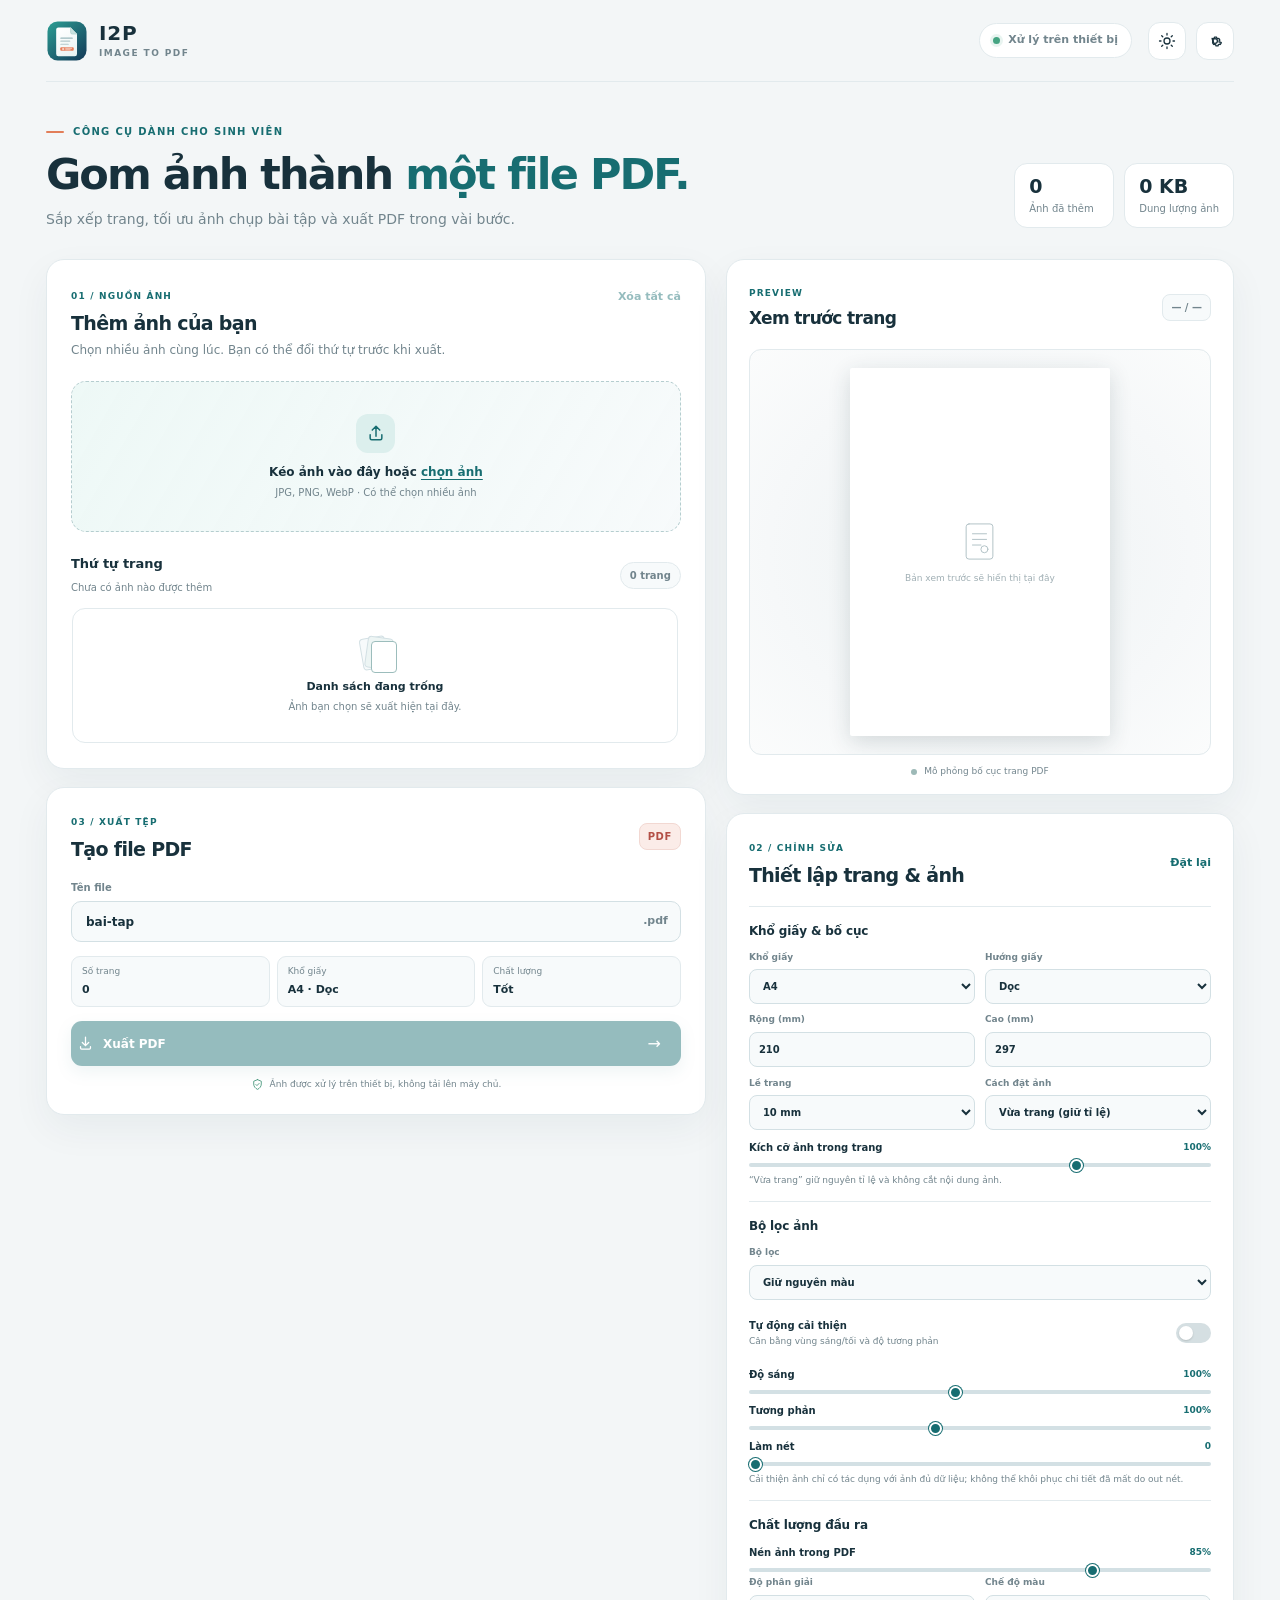
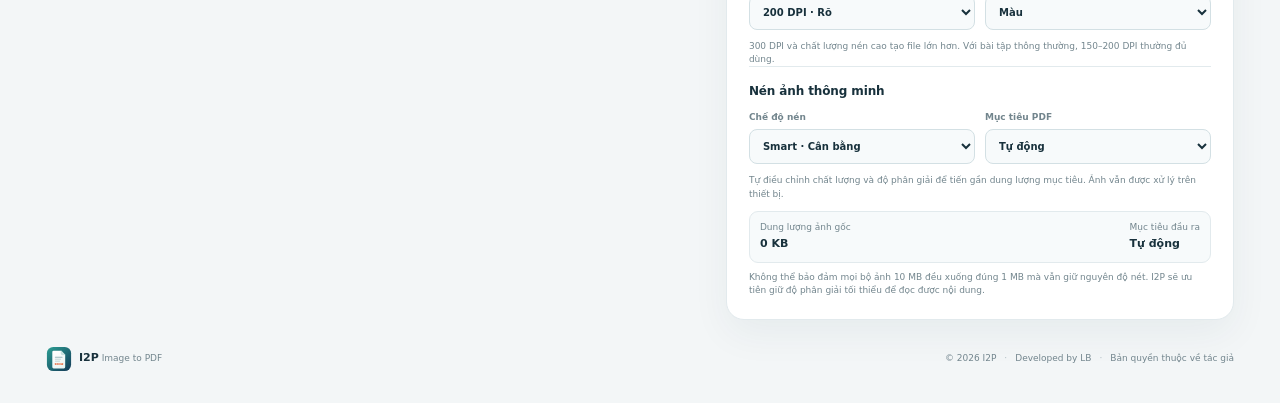
<file: www/index.html>
<!doctype html>
<html lang="vi">
<head>
  <meta charset="utf-8">
  <meta name="viewport" content="width=device-width, initial-scale=1, viewport-fit=cover">
  <meta name="theme-color" content="#102d3a">
  <meta name="description" content="I2P — chuyển nhiều ảnh thành PDF, chỉnh trang, bộ lọc và chất lượng ngay trên thiết bị.">
  <meta name="author" content="Long Bùi">
  <meta name="i2p-edition" content="Portable single-file edition">
  <link rel="manifest" href="./manifest.webmanifest">
  <title>I2P — Image to PDF</title>
  <style>
:root{color-scheme:light;--bg:#f3f6f7;--surface:#fff;--surface-soft:#f7fafb;--surface-raised:#fff;--text:#18313c;--muted:#72858d;--line:#e2eaed;--line-strong:#d3e0e4;--brand:#176d71;--brand-strong:#12585d;--brand-soft:#e6f3f1;--accent:#e27e59;--danger:#c55252;--shadow:0 14px 38px rgba(20,57,69,.055);--radius:18px;--font:'DM Sans',system-ui,-apple-system,BlinkMacSystemFont,'Segoe UI',sans-serif;--display:'Manrope','DM Sans',system-ui,sans-serif}
*{box-sizing:border-box}html{scroll-behavior:smooth}body{margin:0;background:var(--bg);color:var(--text);font-family:var(--font);font-size:14px;line-height:1.5;transition:background .2s,color .2s}button,input,select{font:inherit}button{cursor:pointer}button:disabled{cursor:not-allowed;opacity:.45}.app-shell{max-width:1500px;margin:0 auto;padding:0 46px}.topbar{height:82px;display:flex;align-items:center;justify-content:space-between;border-bottom:1px solid var(--line)}.brand{display:flex;align-items:center;gap:11px;color:var(--text);text-decoration:none}.brand img{display:block;border-radius:12px}.brand-copy{display:flex;flex-direction:column;line-height:1.05}.brand-copy strong{font-family:var(--display);font-size:20px;font-weight:800;letter-spacing:.04em}.brand-copy small{font-size:9px;letter-spacing:.16em;color:var(--muted);font-weight:700;margin-top:5px}.top-actions{display:flex;align-items:center;gap:10px}.privacy-chip{display:inline-flex;align-items:center;gap:8px;background:var(--surface);border:1px solid var(--line);border-radius:999px;padding:8px 13px;color:var(--muted);font-size:11px;font-weight:600;margin-right:6px}.status-dot{width:7px;height:7px;border-radius:50%;background:#45a482;box-shadow:0 0 0 3px rgba(69,164,130,.12)}.icon-button{height:38px;width:38px;border:1px solid var(--line);background:var(--surface);border-radius:12px;display:grid;place-items:center;color:var(--text);transition:.18s}.icon-button:hover{border-color:var(--brand);color:var(--brand);transform:translateY(-1px)}.icon-button svg{width:18px;height:18px;fill:none;stroke:currentColor;stroke-width:1.7;stroke-linecap:round;stroke-linejoin:round}.moon-icon{display:none}.main-content{padding-top:42px}.intro-row{display:flex;justify-content:space-between;align-items:flex-end;gap:32px;margin-bottom:29px}.eyebrow{display:flex;align-items:center;gap:9px;color:var(--brand);font-size:10px;font-weight:800;letter-spacing:.13em;margin-bottom:11px}.eyebrow-mark{width:18px;height:2px;border-radius:5px;background:var(--accent)}h1,h2,h3,p{margin-top:0}h1,h2,h3{font-family:var(--display)}h1{font-size:clamp(30px,3.5vw,43px);letter-spacing:-.045em;line-height:1.13;margin-bottom:10px;font-weight:800}.accent-text{color:var(--brand)}.intro-copy>p{font-size:14px;color:var(--muted);margin:0}.intro-meta{display:flex;gap:10px;padding-bottom:2px}.stat-card{min-width:100px;background:var(--surface);border:1px solid var(--line);border-radius:13px;padding:11px 14px;display:flex;flex-direction:column}.stat-number{font-family:var(--display);font-size:19px;font-weight:800;line-height:1.2}.stat-label{font-size:10px;color:var(--muted);margin-top:3px}.workspace-grid{display:grid;grid-template-columns:minmax(0,1.13fr) minmax(365px,.87fr);align-items:start;gap:20px}.left-column,.right-column{display:flex;flex-direction:column;gap:18px;min-width:0}.panel{background:var(--surface);border:1px solid var(--line);border-radius:var(--radius);box-shadow:var(--shadow);min-width:0}.source-panel{padding:24px}.panel-heading{display:flex;align-items:flex-start;justify-content:space-between;gap:15px}.panel-heading h2{font-size:19px;letter-spacing:-.035em;margin:4px 0 4px;font-weight:800}.panel-subtitle{font-size:12px;color:var(--muted);margin:0}.step-label{color:var(--brand);font-size:9px;font-weight:800;letter-spacing:.13em}.text-button,.reset-button{background:transparent;border:0;color:var(--brand);font-weight:700;font-size:11px;padding:5px 0}.text-button:hover,.reset-button:hover{text-decoration:underline}.dropzone{position:relative;min-height:151px;border:1.5px dashed #b5cdcf;background:linear-gradient(120deg,rgba(231,246,243,.72),rgba(245,249,250,.8));border-radius:15px;margin-top:22px;display:flex;flex-direction:column;align-items:center;justify-content:center;text-align:center;cursor:pointer;transition:.18s;padding:18px}.dropzone:hover,.dropzone.drag-over{border-color:var(--brand);background:var(--brand-soft)}.dropzone input{position:absolute;inset:0;width:100%;height:100%;opacity:0;cursor:pointer}.upload-icon{height:39px;width:39px;display:grid;place-items:center;border-radius:12px;background:#dcefed;color:var(--brand);margin-bottom:10px}.upload-icon svg{width:20px;height:20px;fill:none;stroke:currentColor;stroke-width:1.8;stroke-linecap:round;stroke-linejoin:round}.dropzone strong{font-size:12px;font-weight:700}.dropzone strong span{color:var(--brand);text-decoration:underline;text-underline-offset:3px}.dropzone small{font-size:10px;color:var(--muted);margin-top:4px}.list-heading{display:flex;justify-content:space-between;align-items:center;margin-top:22px;margin-bottom:10px}.list-heading h3{font-size:13px;margin:0 0 2px;font-weight:800}.muted-caption{color:var(--muted);font-size:10px}.mini-badge{background:var(--surface-soft);border:1px solid var(--line);color:var(--muted);font-size:10px;font-weight:700;padding:5px 9px;border-radius:999px}.image-list{display:flex;flex-direction:column;gap:8px;max-height:410px;overflow:auto;padding:1px 3px 1px 1px;scrollbar-width:thin;scrollbar-color:var(--line-strong) transparent}.empty-list{border:1px solid var(--line);border-radius:13px;min-height:135px;display:flex;flex-direction:column;justify-content:center;align-items:center;color:var(--muted);text-align:center;padding:17px}.empty-list strong{color:var(--text);font-size:11px;margin-top:5px}.empty-list p{font-size:10px;margin:3px 0 0}.empty-illustration{width:53px;height:35px;position:relative;margin-bottom:3px}.empty-illustration span{position:absolute;width:26px;height:32px;background:var(--surface-soft);border:1px solid var(--line-strong);border-radius:4px;top:1px;left:13px;transform:rotate(-10deg)}.empty-illustration span:nth-child(2){transform:rotate(8deg);left:18px;background:#edf5f4}.empty-illustration span:nth-child(3){transform:rotate(0);left:23px;top:5px;background:var(--surface);border-color:#9cbdbc}.image-item{display:grid;grid-template-columns:48px minmax(0,1fr) auto;align-items:center;gap:10px;padding:8px;border:1px solid var(--line);border-radius:12px;background:var(--surface-raised);transition:border-color .15s,background .15s}.image-item.selected{border-color:var(--brand);background:var(--brand-soft)}.image-thumb{width:48px;height:55px;border-radius:8px;background:var(--surface-soft);overflow:hidden;display:grid;place-items:center;border:1px solid var(--line)}.image-thumb img{width:100%;height:100%;object-fit:cover}.image-detail{min-width:0}.image-detail strong{display:block;font-size:11px;white-space:nowrap;overflow:hidden;text-overflow:ellipsis;font-weight:700}.image-detail small{display:block;color:var(--muted);font-size:9px;margin-top:3px}.image-actions{display:flex;align-items:center;gap:3px}.mini-action{width:27px;height:28px;border:1px solid transparent;background:transparent;border-radius:7px;color:var(--muted);display:grid;place-items:center;font-size:14px;padding:0}.mini-action:hover{background:var(--surface);color:var(--brand);border-color:var(--line)}.mini-action.remove:hover{color:var(--danger)}.mini-action svg{width:14px;height:14px;fill:none;stroke:currentColor;stroke-width:1.8;stroke-linecap:round;stroke-linejoin:round}.list-footer{padding-top:9px;margin-top:9px;border-top:1px solid var(--line);font-size:9px;color:var(--muted)}.output-panel{padding:22px 24px}.compact-heading{align-items:center;margin-bottom:17px}.compact-heading h2{margin-bottom:0}.pdf-chip{font-size:10px;font-weight:800;letter-spacing:.06em;color:#b34f46;background:#fbece8;border:1px solid #f2d8d2;border-radius:8px;padding:5px 8px}.field-label{display:block;color:var(--muted);font-size:10px;font-weight:700;margin-bottom:6px}.filename-field{height:41px;display:flex;align-items:center;border:1px solid var(--line-strong);border-radius:10px;background:var(--surface-soft);padding:0 12px}.filename-field:focus-within{border-color:var(--brand)}.filename-field input{min-width:0;flex:1;height:100%;border:0;outline:0;background:transparent;color:var(--text);font-size:12px;font-weight:600}.filename-field span{font-size:11px;color:var(--muted);font-weight:700}.export-summary{display:grid;grid-template-columns:repeat(3,1fr);gap:7px;margin:14px 0}.export-summary>div{background:var(--surface-soft);border:1px solid var(--line);border-radius:9px;padding:8px 10px;display:flex;flex-direction:column;gap:3px}.export-summary span{font-size:9px;color:var(--muted)}.export-summary strong{font-size:11px;font-weight:800}.primary-button{height:45px;width:100%;border:0;border-radius:11px;background:var(--brand);color:#fff;display:flex;align-items:center;justify-content:center;gap:9px;font-weight:800;font-size:12px;box-shadow:0 6px 15px rgba(23,109,113,.15);transition:background .18s,transform .18s}.primary-button:hover:not(:disabled){background:var(--brand-strong);transform:translateY(-1px)}.primary-button svg{width:17px;height:17px;fill:none;stroke:currentColor;stroke-width:1.8;stroke-linecap:round;stroke-linejoin:round}.button-arrow{margin-left:auto;padding-right:14px;font-size:16px;font-weight:500}.privacy-note{display:flex;align-items:center;justify-content:center;gap:6px;color:var(--muted);font-size:9px;margin:12px 0 0}.privacy-note svg{width:13px;height:13px;fill:none;stroke:#4e9b81;stroke-width:1.7;stroke-linecap:round;stroke-linejoin:round;flex-shrink:0}.export-progress{margin-top:12px}.progress-track{width:100%;height:5px;border-radius:99px;overflow:hidden;background:var(--line)}.progress-track span{display:block;height:100%;width:0;background:var(--brand);border-radius:99px;transition:width .2s}.export-progress>span{display:block;font-size:10px;color:var(--muted);margin-top:5px}.preview-panel{padding:21px 22px 16px}.preview-heading{align-items:center}.preview-heading h2{font-size:17px}.preview-count{font-size:10px;font-weight:700;color:var(--muted);background:var(--surface-soft);border:1px solid var(--line);padding:5px 8px;border-radius:8px}.paper-stage{min-height:310px;background:radial-gradient(ellipse at center,#edf2f3 0%,#f6f8f9 65%,#fbfcfc 100%);border:1px solid var(--line);border-radius:12px;margin-top:14px;padding:18px;display:flex;justify-content:center;align-items:center;overflow:hidden}.paper-frame{width:min(72%,260px);position:relative;background:#fff;box-shadow:0 6px 22px rgba(30,54,64,.16);border-radius:2px;overflow:hidden;aspect-ratio:210/297}.paper-frame canvas{display:block;width:100%;height:100%;object-fit:contain}.paper-placeholder{position:absolute;inset:0;display:flex;flex-direction:column;gap:8px;align-items:center;justify-content:center;text-align:center;color:#a0afb4;font-size:9px;padding:12px}.paper-placeholder svg{width:45px;height:45px;fill:none;stroke:#b2c3c7;stroke-width:1.4;stroke-linecap:round;stroke-linejoin:round}.preview-caption{display:flex;align-items:center;justify-content:center;gap:7px;color:var(--muted);font-size:9px;margin-top:10px}.preview-dot{width:6px;height:6px;border-radius:50%;background:#9db9b7}.settings-panel{padding:22px}.settings-panel .compact-heading{margin-bottom:16px}.control-section{border-top:1px solid var(--line);padding:15px 0 14px}.control-section:first-of-type{border-top:0;padding-top:0}.control-section h3{font-size:12px;margin:0 0 11px;font-weight:800;letter-spacing:-.01em}.two-fields{display:grid;grid-template-columns:1fr 1fr;gap:10px;margin-bottom:10px}.two-fields label,.select-full{display:flex;flex-direction:column;gap:5px;min-width:0}.two-fields label>span,.select-full>span{font-size:9px;color:var(--muted);font-weight:700}.two-fields select,.select-full select,.custom-size input,.dialog-field select{width:100%;min-width:0;height:35px;border:1px solid var(--line-strong);border-radius:8px;background:var(--surface-soft);color:var(--text);padding:0 9px;font-size:10px;font-weight:600;outline:none}.two-fields select:focus,.select-full select:focus,.custom-size input:focus,.dialog-field select:focus{border-color:var(--brand)}.custom-size{display:grid;grid-template-columns:1fr 1fr;gap:10px;margin:-1px 0 10px}.custom-size label{display:flex;flex-direction:column;gap:5px}.custom-size label span{font-size:9px;color:var(--muted);font-weight:700}.field-help{color:var(--muted);font-size:9px;line-height:1.45;margin:7px 0 0}.select-full{margin-bottom:10px}.toggle-row{display:flex;align-items:center;justify-content:space-between;gap:12px;padding:8px 0 10px;cursor:pointer}.toggle-row>span{display:flex;flex-direction:column;gap:2px}.toggle-row strong{font-size:10px}.toggle-row small{font-size:9px;color:var(--muted)}.toggle-row input{position:absolute;opacity:0;pointer-events:none}.toggle-row i{height:20px;width:35px;border-radius:99px;background:#d5dfe2;position:relative;flex-shrink:0;transition:.18s}.toggle-row i:before{content:"";position:absolute;left:3px;top:3px;width:14px;height:14px;border-radius:50%;background:white;box-shadow:0 1px 2px rgba(0,0,0,.15);transition:.18s}.toggle-row input:checked+i{background:var(--brand)}.toggle-row input:checked+i:before{transform:translateX(15px)}.slider-row{margin-top:9px}.slider-head{display:flex;align-items:center;justify-content:space-between;margin-bottom:3px}.slider-head label{font-size:10px;font-weight:600;color:var(--text)}.slider-head output{font-size:9px;color:var(--brand);font-weight:800;font-variant-numeric:tabular-nums}.slider-row input[type=range]{appearance:none;width:100%;height:4px;border-radius:99px;background:var(--line-strong);outline:none;display:block;margin:8px 0 4px;accent-color:var(--brand)}.slider-row input[type=range]::-webkit-slider-thumb{appearance:none;width:13px;height:13px;background:var(--brand);border:2px solid var(--surface);box-shadow:0 0 0 1px var(--brand);border-radius:50%;cursor:pointer}.slider-row input[type=range]::-moz-range-thumb{width:10px;height:10px;background:var(--brand);border:2px solid var(--surface);box-shadow:0 0 0 1px var(--brand);border-radius:50%;cursor:pointer}.last-control-section{padding-bottom:0}.app-footer{display:flex;align-items:center;justify-content:space-between;gap:15px;padding:26px 0 31px;color:var(--muted);font-size:9px}.footer-brand{display:flex;align-items:center;gap:7px}.footer-brand img{border-radius:7px}.footer-brand strong{font-family:var(--display);color:var(--text);font-size:11px}.footer-meta{display:flex;align-items:center;gap:8px}.footer-separator{color:#b0bec2}.settings-dialog{padding:0;border:0;background:transparent;max-width:min(460px,calc(100vw - 28px));width:100%;max-height:calc(100vh - 28px)}.settings-dialog::backdrop{background:rgba(11,28,34,.5);backdrop-filter:blur(4px)}.dialog-card{background:var(--surface);color:var(--text);border:1px solid var(--line);border-radius:18px;padding:24px;box-shadow:0 24px 70px rgba(0,0,0,.22)}.dialog-heading{display:flex;align-items:flex-start;justify-content:space-between;margin-bottom:18px}.dialog-heading h2{font-size:20px;margin:3px 0 0}.close-dialog{font-size:20px;line-height:1}.dialog-field{display:flex;align-items:center;justify-content:space-between;gap:15px;padding:13px 0;border-top:1px solid var(--line)}.dialog-field>div{display:flex;flex-direction:column}.dialog-field strong{font-size:11px}.dialog-field small{font-size:9px;color:var(--muted);margin-top:3px}.dialog-field select{width:130px}.about-box{display:flex;gap:12px;background:var(--surface-soft);border:1px solid var(--line);border-radius:12px;padding:13px;margin-top:15px}.about-logo img{width:38px;height:38px}.about-box strong{font-size:11px}.about-box p{font-size:9px;color:var(--muted);margin:3px 0}.about-box small{font-size:8px;color:var(--muted)}.copyright-note{text-align:center;color:var(--muted);font-size:9px;margin:13px 0}.dialog-done{margin-top:5px}.toast-region{position:fixed;right:22px;bottom:20px;z-index:20;display:flex;flex-direction:column;gap:8px;pointer-events:none}.toast{max-width:min(360px,calc(100vw - 40px));background:#173943;color:#fff;border-radius:10px;padding:11px 15px;font-size:11px;box-shadow:0 9px 30px rgba(0,0,0,.18);animation:toast-in .2s ease-out}.toast.error{background:#8e3e3e}@keyframes toast-in{from{opacity:0;transform:translateY(7px)}to{opacity:1;transform:translateY(0)}}

[data-theme="dark"]{color-scheme:dark;--bg:#101b20;--surface:#17262d;--surface-soft:#1d3038;--surface-raised:#1a2a31;--text:#e5eff0;--muted:#9aafb5;--line:#2b4149;--line-strong:#3b5660;--brand:#79c4bd;--brand-strong:#5ba9a2;--brand-soft:#203d40;--accent:#ed9b7a;--shadow:0 14px 38px rgba(0,0,0,.15)}[data-theme="dark"] .dropzone{background:linear-gradient(120deg,rgba(34,65,67,.75),rgba(25,46,54,.8));border-color:#446c70}[data-theme="dark"] .dropzone:hover,[data-theme="dark"] .dropzone.drag-over{background:var(--brand-soft)}[data-theme="dark"] .upload-icon{background:#2b4c4e}[data-theme="dark"] .paper-stage{background:radial-gradient(ellipse at center,#26383f 0%,#1b2c32 70%,#17262d 100%)}[data-theme="dark"] .pdf-chip{background:#4b302d;border-color:#66413b;color:#f2b5a5}[data-theme="dark"] .sun-icon{display:none}[data-theme="dark"] .moon-icon{display:block}[data-theme="dark"] .empty-illustration span{background:#263c43;border-color:#48606a}[data-theme="dark"] .empty-illustration span:nth-child(2){background:#203840}[data-theme="dark"] .empty-illustration span:nth-child(3){background:#17262d}[data-theme="dark"] .status-dot{box-shadow:0 0 0 3px rgba(69,164,130,.18)}
@media(max-width:1100px){.app-shell{padding:0 28px}.workspace-grid{grid-template-columns:minmax(0,1fr) minmax(330px,.9fr);gap:15px}.source-panel,.output-panel,.settings-panel{padding:19px}.preview-panel{padding:19px}.paper-stage{min-height:275px}}
@media(max-width:820px){.app-shell{padding:0 20px}.workspace-grid{grid-template-columns:1fr}.right-column{display:grid;grid-template-columns:minmax(0,.95fr) minmax(0,1.05fr);align-items:start}.preview-panel{position:sticky;top:12px}.paper-frame{width:min(86%,255px)}.paper-stage{min-height:295px}.intro-row{align-items:flex-start}.intro-meta{padding-top:4px}}
@media(max-width:600px){.app-shell{padding:0 13px}.topbar{height:68px}.brand img{width:37px;height:37px}.privacy-chip{font-size:0;padding:9px}.privacy-chip .status-dot{width:8px;height:8px}.top-actions{gap:7px}.icon-button{width:35px;height:35px}.main-content{padding-top:27px}.intro-row{display:block;margin-bottom:20px}.intro-copy>p{font-size:12px;max-width:390px}.intro-meta{margin-top:15px}.stat-card{min-width:0;flex:1;padding:8px 11px}.stat-number{font-size:17px}.workspace-grid{gap:13px}.left-column,.right-column{gap:13px}.source-panel,.output-panel,.settings-panel,.preview-panel{padding:17px;border-radius:15px}.panel-heading h2{font-size:17px}.panel-subtitle{font-size:10px}.dropzone{min-height:135px;margin-top:16px}.right-column{display:flex}.preview-panel{position:static}.paper-stage{min-height:270px;padding:14px}.paper-frame{width:min(67%,235px)}.settings-panel{order:2}.preview-panel{order:1}.app-footer{display:block;padding:20px 1px 25px}.footer-meta{margin-top:9px;flex-wrap:wrap}.image-item{grid-template-columns:43px minmax(0,1fr) auto;gap:8px;padding:7px}.image-thumb{width:43px;height:50px}.image-actions{gap:0}.mini-action{width:25px;height:27px}.two-fields{gap:8px}.dialog-card{padding:20px}.toast-region{right:12px;bottom:12px}}
@media(max-width:370px){.brand-copy small{font-size:8px}.image-actions .mini-action:nth-child(1){display:none}.paper-frame{width:75%}.export-summary{gap:5px}.export-summary>div{padding:7px}.two-fields select{font-size:9px;padding:0 6px}}
@media(prefers-reduced-motion:reduce){*,*::before,*::after{scroll-behavior:auto!important;animation-duration:.01ms!important;transition-duration:.01ms!important}}


.compression-info{display:flex;justify-content:space-between;gap:10px;margin-top:10px;padding:9px 10px;border:1px solid var(--line);border-radius:9px;background:var(--surface-soft)}
.compression-info span{display:flex;flex-direction:column;gap:2px;color:var(--muted);font-size:9px}
.compression-info strong{color:var(--text);font-size:11px;font-weight:800;font-variant-numeric:tabular-nums}
.two-fields select:disabled{opacity:.58;cursor:not-allowed}
.compression-warning{color:var(--muted);font-size:9px;line-height:1.45;margin:8px 0 0}
  </style>
</head>
<body>
  <div class="app-shell" id="appShell">
    <header class="topbar">
      <a class="brand" href="#top" aria-label="I2P Home">
        <img src="[data-uri]" width="42" height="42" alt="I2P logo">
        <span class="brand-copy"><strong>I2P</strong><small>IMAGE TO PDF</small></span>
      </a>
      <div class="top-actions">
        <span class="privacy-chip"><span class="status-dot"></span><span data-i18n="localOnly">Xử lý trên thiết bị</span></span>
        <button class="icon-button" id="themeToggle" type="button" aria-label="Toggle dark mode" title="Dark mode">
          <svg class="sun-icon" viewBox="0 0 24 24" aria-hidden="true"><circle cx="12" cy="12" r="4"/><path d="M12 2v2m0 16v2M4.93 4.93l1.42 1.42m11.3 11.3 1.42 1.42M2 12h2m16 0h2M4.93 19.07l1.42-1.42m11.3-11.3 1.42-1.42"/></svg>
          <svg class="moon-icon" viewBox="0 0 24 24" aria-hidden="true"><path d="M20.5 14.1A8.5 8.5 0 0 1 9.9 3.5 8.6 8.6 0 1 0 20.5 14.1Z"/></svg>
        </button>
        <button class="icon-button" id="settingsOpen" type="button" aria-label="Settings" title="Settings">
          <svg viewBox="0 0 24 24" aria-hidden="true"><path d="M12 8.8a3.2 3.2 0 1 0 0 6.4 3.2 3.2 0 0 0 0-6.4Z"/><path d="m19.4 13.5 1.1.8-1.4 2.4-1.3-.5a7.8 7.8 0 0 1-1.5.9l-.2 1.4h-2.8l-.3-1.4a7.8 7.8 0 0 1-1.6-.9l-1.3.5-1.4-2.4 1.1-.8a7.4 7.4 0 0 1 0-1.8l-1.1-.8L8.1 8.5l1.3.5a7.8 7.8 0 0 1 1.6-.9l.3-1.4h2.8l.2 1.4a7.8 7.8 0 0 1 1.5.9l1.3-.5 1.4 2.4-1.1.8a7.4 7.4 0 0 1 0 1.8Z"/></svg>
        </button>
      </div>
    </header>

    <main id="top" class="main-content">
      <section class="intro-row">
        <div class="intro-copy">
          <div class="eyebrow"><span class="eyebrow-mark"></span><span data-i18n="eyebrow">CÔNG CỤ DÀNH CHO SINH VIÊN</span></div>
          <h1 data-i18n="headline">Gom ảnh thành <span class="accent-text">một file PDF.</span></h1>
          <p data-i18n="subheadline">Sắp xếp trang, tối ưu ảnh chụp bài tập và xuất PDF trong vài bước.</p>
        </div>
        <div class="intro-meta">
          <div class="stat-card"><span class="stat-number" id="imageCount">0</span><span class="stat-label" data-i18n="imagesAdded">Ảnh đã thêm</span></div>
          <div class="stat-card"><span class="stat-number" id="totalSize">0 MB</span><span class="stat-label" data-i18n="totalSize">Dung lượng ảnh</span></div>
        </div>
      </section>

      <div class="workspace-grid">
        <section class="left-column">
          <section class="panel source-panel">
            <div class="panel-heading">
              <div>
                <span class="step-label">01 / <span data-i18n="sourceStep">NGUỒN ẢNH</span></span>
                <h2 data-i18n="addPhotos">Thêm ảnh của bạn</h2>
                <p class="panel-subtitle" data-i18n="addPhotosHint">Chọn nhiều ảnh cùng lúc. Bạn có thể đổi thứ tự trước khi xuất.</p>
              </div>
              <button class="text-button" id="clearAll" type="button" disabled data-i18n="clearAll">Xóa tất cả</button>
            </div>

            <label class="dropzone" id="dropzone" for="fileInput" tabindex="0">
              <input id="fileInput" type="file" accept="image/jpeg,image/png,image/webp,image/bmp,image/gif,image/*" multiple>
              <span class="upload-icon"><svg viewBox="0 0 24 24" aria-hidden="true"><path d="M12 16V4m0 0L7.5 8.5M12 4l4.5 4.5"/><path d="M5 14v4.2A1.8 1.8 0 0 0 6.8 20h10.4a1.8 1.8 0 0 0 1.8-1.8V14"/></svg></span>
              <strong data-i18n="dropTitle">Kéo ảnh vào đây hoặc <span>chọn ảnh</span></strong>
              <small data-i18n="dropHint">JPG, PNG, WebP · Có thể chọn nhiều ảnh</small>
            </label>

            <div class="list-heading">
              <div><h3 data-i18n="pageOrder">Thứ tự trang</h3><span id="listHint" class="muted-caption" data-i18n="noPhotos">Chưa có ảnh nào được thêm</span></div>
              <span class="mini-badge" id="pageBadge">0 trang</span>
            </div>
            <div class="image-list" id="imageList" aria-live="polite">
              <div class="empty-list" id="emptyList">
                <div class="empty-illustration"><span></span><span></span><span></span></div>
                <strong data-i18n="emptyTitle">Danh sách đang trống</strong>
                <p data-i18n="emptyHint">Ảnh bạn chọn sẽ xuất hiện tại đây.</p>
              </div>
            </div>
            <div class="list-footer" id="listFooter" hidden>
              <span data-i18n="orderHint">Thứ tự từ trên xuống sẽ là thứ tự trang trong PDF.</span>
            </div>
          </section>

          <section class="panel output-panel">
            <div class="panel-heading compact-heading">
              <div>
                <span class="step-label">03 / <span data-i18n="exportStep">XUẤT TỆP</span></span>
                <h2 data-i18n="exportPdf">Tạo file PDF</h2>
              </div>
              <span class="pdf-chip">PDF</span>
            </div>
            <label class="field-label" for="fileName" data-i18n="outputName">Tên file</label>
            <div class="filename-field"><input id="fileName" type="text" value="bai-tap" maxlength="80" autocomplete="off"><span>.pdf</span></div>
            <div class="export-summary">
              <div><span data-i18n="pages">Số trang</span><strong id="summaryPages">0</strong></div>
              <div><span data-i18n="pageSize">Khổ giấy</span><strong id="summaryPaper">A4</strong></div>
              <div><span data-i18n="imageQuality">Chất lượng</span><strong id="summaryQuality">Cao</strong></div>
            </div>
            <button class="primary-button" id="exportButton" type="button" disabled>
              <svg viewBox="0 0 24 24" aria-hidden="true"><path d="M12 3v12m0 0 4.5-4.5M12 15l-4.5-4.5"/><path d="M5 16.5v2A1.5 1.5 0 0 0 6.5 20h11a1.5 1.5 0 0 0 1.5-1.5v-2"/></svg>
              <span data-i18n="createPdf">Xuất PDF</span>
              <span class="button-arrow">→</span>
            </button>
            <div class="export-progress" id="exportProgress" hidden>
              <div class="progress-track"><span id="progressBar"></span></div>
              <span id="progressText">Đang xử lý...</span>
            </div>
            <p class="privacy-note"><svg viewBox="0 0 24 24" aria-hidden="true"><path d="M12 3 5 6v5c0 4.6 2.9 8 7 10 4.1-2 7-5.4 7-10V6l-7-3Z"/><path d="m9 12 2 2 4-4"/></svg><span data-i18n="privacyNote">Ảnh được xử lý trên thiết bị, không tải lên máy chủ.</span></p>
          </section>
        </section>

        <aside class="right-column">
          <section class="panel preview-panel">
            <div class="panel-heading preview-heading">
              <div>
                <span class="step-label">PREVIEW</span>
                <h2 data-i18n="preview">Xem trước trang</h2>
              </div>
              <span class="preview-count" id="previewCounter">— / —</span>
            </div>
            <div class="paper-stage">
              <div class="paper-frame">
                <canvas id="previewCanvas" width="420" height="594" aria-label="PDF page preview"></canvas>
                <div class="paper-placeholder" id="previewPlaceholder">
                  <svg viewBox="0 0 64 64" aria-hidden="true"><rect x="13" y="7" width="38" height="50" rx="4"/><path d="M22 21h20M22 29h20M22 37h12"/><circle cx="39" cy="43" r="5"/></svg>
                  <span data-i18n="previewHint">Bản xem trước sẽ hiển thị tại đây</span>
                </div>
              </div>
            </div>
            <div class="preview-caption"><span class="preview-dot"></span><span data-i18n="previewCaption">Mô phỏng bố cục trang PDF</span></div>
          </section>

          <section class="panel settings-panel">
            <div class="panel-heading compact-heading">
              <div>
                <span class="step-label">02 / <span data-i18n="editStep">CHỈNH SỬA</span></span>
                <h2 data-i18n="pageSettings">Thiết lập trang & ảnh</h2>
              </div>
              <button class="reset-button" id="resetSettings" type="button" data-i18n="reset">Đặt lại</button>
            </div>

            <div class="control-section">
              <h3 data-i18n="paperLayout">Khổ giấy & bố cục</h3>
              <div class="two-fields">
                <label><span data-i18n="paperSize">Khổ giấy</span><select id="paperSize"><option value="A4">A4</option><option value="A5">A5</option><option value="A3">A3</option><option value="Letter">Letter</option><option value="Legal">Legal</option><option value="Custom" data-i18n="custom">Tùy chỉnh</option></select></label>
                <label><span data-i18n="orientation">Hướng giấy</span><select id="orientation"><option value="portrait" data-i18n="portrait">Dọc</option><option value="landscape" data-i18n="landscape">Ngang</option></select></label>
              </div>
              <div class="custom-size" id="customSize" hidden>
                <label><span data-i18n="widthMm">Rộng (mm)</span><input id="customWidth" type="number" min="50" max="500" value="210"></label>
                <label><span data-i18n="heightMm">Cao (mm)</span><input id="customHeight" type="number" min="50" max="700" value="297"></label>
              </div>
              <div class="two-fields">
                <label><span data-i18n="margin">Lề trang</span><select id="margin"><option value="0">0 mm</option><option value="5">5 mm</option><option value="10" selected>10 mm</option><option value="15">15 mm</option><option value="20">20 mm</option></select></label>
                <label><span data-i18n="imageFit">Cách đặt ảnh</span><select id="fitMode"><option value="contain" data-i18n="fit">Vừa trang (giữ tỉ lệ)</option><option value="cover" data-i18n="fill">Lấp đầy (cắt viền)</option><option value="stretch" data-i18n="stretch">Kéo giãn</option></select></label>
              </div>
              <div class="slider-row"><div class="slider-head"><label for="imageScale" data-i18n="imageScale">Kích cỡ ảnh trong trang</label><output id="imageScaleValue">100%</output></div><input type="range" id="imageScale" min="50" max="120" value="100"></div>
              <p class="field-help" data-i18n="fitHelp">“Vừa trang” giữ nguyên tỉ lệ và không cắt nội dung ảnh.</p>
            </div>

            <div class="control-section">
              <h3 data-i18n="imageFilter">Bộ lọc ảnh</h3>
              <label class="select-full"><span data-i18n="filter">Bộ lọc</span><select id="filter"><option value="original" data-i18n="original">Giữ nguyên màu</option><option value="grayscale" data-i18n="grayscale">Thang xám</option><option value="bw" data-i18n="bw">Trắng đen tài liệu</option><option value="sepia" data-i18n="sepia">Sepia</option></select></label>
              <label class="toggle-row"><span><strong data-i18n="autoEnhance">Tự động cải thiện</strong><small data-i18n="autoEnhanceHint">Cân bằng vùng sáng/tối và độ tương phản</small></span><input id="autoEnhance" type="checkbox"><i></i></label>
              <div class="slider-row"><div class="slider-head"><label for="brightness" data-i18n="brightness">Độ sáng</label><output id="brightnessValue">100%</output></div><input type="range" id="brightness" min="60" max="150" value="100"></div>
              <div class="slider-row"><div class="slider-head"><label for="contrast" data-i18n="contrast">Tương phản</label><output id="contrastValue">100%</output></div><input type="range" id="contrast" min="60" max="160" value="100"></div>
              <div class="slider-row"><div class="slider-head"><label for="sharpness" data-i18n="sharpness">Làm nét</label><output id="sharpnessValue">0</output></div><input type="range" id="sharpness" min="0" max="2" step="0.25" value="0"></div>
              <p class="field-help" data-i18n="enhanceHelp">Cải thiện ảnh chỉ có tác dụng với ảnh đủ dữ liệu; không thể khôi phục chi tiết đã mất do out nét.</p>
            </div>

            <div class="control-section last-control-section">
              <h3 data-i18n="outputQuality">Chất lượng đầu ra</h3>
              <div class="slider-row"><div class="slider-head"><label for="quality" data-i18n="jpegQuality">Nén ảnh trong PDF</label><output id="qualityValue">85%</output></div><input type="range" id="quality" min="55" max="95" step="5" value="85"></div>
              <div class="two-fields">
                <label><span data-i18n="resolution">Độ phân giải</span><select id="dpi"><option value="96" data-i18n="smallFile">96 DPI · Nhẹ</option><option value="150">150 DPI · Cân bằng</option><option value="200" selected>200 DPI · Rõ</option><option value="300">300 DPI · In ấn</option></select></label>
                <label><span data-i18n="colorMode">Chế độ màu</span><select id="colorMode"><option value="color" data-i18n="color">Màu</option><option value="gray" data-i18n="gray">Xám</option></select></label>
              </div>
              <p class="field-help" data-i18n="qualityHelp">300 DPI và chất lượng nén cao tạo file lớn hơn. Với bài tập thông thường, 150–200 DPI thường đủ dùng.</p>
            </div>

            <div class="control-section last-control-section" id="compressionSection">
              <h3 data-i18n="compressionTitle">Nén ảnh thông minh</h3>
              <div class="two-fields">
                <label><span data-i18n="compressionModeLabel">Chế độ nén</span>
                  <select id="compressionMode">
                    <option value="smart" data-i18n="compressionSmart">Smart · Cân bằng</option>
                    <option value="maximum" data-i18n="compressionMaximum">Maximum · Nhẹ nhất</option>
                    <option value="high" data-i18n="compressionHigh">High quality · Rõ nét</option>
                    <option value="manual" data-i18n="compressionManual">Thủ công · Theo cài đặt</option>
                  </select>
                </label>
                <label><span data-i18n="targetSizeLabel">Mục tiêu PDF</span>
                  <select id="targetSize">
                    <option value="auto" data-i18n="targetAuto">Tự động</option>
                    <option value="1">Khoảng 1 MB</option>
                    <option value="2">Khoảng 2 MB</option>
                    <option value="5">Khoảng 5 MB</option>
                    <option value="10">Khoảng 10 MB</option>
                    <option value="none" data-i18n="targetNone">Không đặt giới hạn</option>
                  </select>
                </label>
              </div>
              <p class="field-help" id="compressionHelp" data-i18n="compressionSmartHelp">Tự điều chỉnh chất lượng và độ phân giải để tiến gần dung lượng mục tiêu. Ảnh vẫn được xử lý trên thiết bị.</p>
              <div class="compression-info">
                <span><span data-i18n="originalSizeLabel">Dung lượng ảnh gốc</span><strong id="originalSizePreview">0 KB</strong></span>
                <span><span data-i18n="targetPreviewLabel">Mục tiêu đầu ra</span><strong id="targetSizePreview">Tự động</strong></span>
              </div>
              <p class="compression-warning" data-i18n="compressionCaution">Không thể bảo đảm mọi bộ ảnh 10 MB đều xuống đúng 1 MB mà vẫn giữ nguyên độ nét. I2P sẽ ưu tiên giữ độ phân giải tối thiểu để đọc được nội dung.</p>
            </div>
          </section>
        </aside>
      </div>
    </main>

    <footer class="app-footer">
      <div class="footer-brand"><img src="[data-uri]" alt="" width="26" height="26"><span><strong>I2P</strong> <span data-i18n="footerTag">Image to PDF</span></span></div>
      <div class="footer-meta"><span>© 2026 I2P</span><span class="footer-separator">·</span><span data-i18n="developedBy">Developed by LB</span><span class="footer-separator">·</span><span data-i18n="allRights">Bản quyền thuộc về tác giả</span></div>
    </footer>
  </div>

  <dialog class="settings-dialog" id="settingsDialog">
    <form method="dialog" class="dialog-card">
      <div class="dialog-heading"><div><span class="step-label" data-i18n="preferences">PREFERENCES</span><h2 data-i18n="appSettings">Cài đặt ứng dụng</h2></div><button class="icon-button close-dialog" value="cancel" aria-label="Close">×</button></div>
      <div class="dialog-field"><div><strong data-i18n="language">Ngôn ngữ</strong><small data-i18n="languageHint">Chọn ngôn ngữ hiển thị</small></div><select id="language"><option value="vi">Tiếng Việt</option><option value="en">English</option></select></div>
      <div class="dialog-field"><div><strong data-i18n="appearance">Giao diện</strong><small data-i18n="appearanceHint">Tự chọn sáng hoặc tối</small></div><select id="themeSelect"><option value="light" data-i18n="light">Sáng</option><option value="dark" data-i18n="dark">Tối</option><option value="system" data-i18n="system">Theo thiết bị</option></select></div>
      <div class="about-box"><div class="about-logo"><img src="[data-uri]" alt="I2P"></div><div><strong>I2P — Image to PDF</strong><p data-i18n="aboutText">Công cụ chuyển ảnh sang PDF chạy ngoại tuyến, ưu tiên quyền riêng tư.</p><small>Version 1.1.0 · Developed by LB</small></div></div>
      <p class="copyright-note">© 2026 Long Bùi. <span data-i18n="copyright">Bản quyền và quyền tác giả được bảo lưu.</span></p>
      <button class="primary-button dialog-done" value="done" data-i18n="done">Hoàn tất</button>
    </form>
  </dialog>

  <div class="toast-region" id="toastRegion" aria-live="polite" aria-atomic="true"></div>
  <script>
'use strict';

(() => {
  const $ = (id) => document.getElementById(id);
  const DB_NAME = 'i2p-settings-v1';
  const defaultSettings = {
    language: 'vi', theme: 'system', paperSize: 'A4', orientation: 'portrait',
    customWidth: 210, customHeight: 297, margin: 10, fitMode: 'contain', imageScale: 100,
    filter: 'original', autoEnhance: false, brightness: 100, contrast: 100,
    sharpness: 0, quality: 85, dpi: 200, colorMode: 'color',
    compressionMode: 'smart', targetSize: 'auto'
  };
  const pageSizes = {
    A3: [297, 420], A4: [210, 297], A5: [148, 210],
    Letter: [215.9, 279.4], Legal: [215.9, 355.6]
  };
  const translations = {
    vi: {
      localOnly: 'Xử lý trên thiết bị', eyebrow: 'CÔNG CỤ DÀNH CHO SINH VIÊN',
      headline: 'Gom ảnh thành <span class="accent-text">một file PDF.</span>',
      subheadline: 'Sắp xếp trang, tối ưu ảnh chụp bài tập và xuất PDF trong vài bước.',
      imagesAdded: 'Ảnh đã thêm', totalSize: 'Dung lượng ảnh', sourceStep: 'NGUỒN ẢNH',
      addPhotos: 'Thêm ảnh của bạn', addPhotosHint: 'Chọn nhiều ảnh cùng lúc. Bạn có thể đổi thứ tự trước khi xuất.',
      clearAll: 'Xóa tất cả', dropTitle: 'Kéo ảnh vào đây hoặc <span>chọn ảnh</span>',
      dropHint: 'JPG, PNG, WebP · Có thể chọn nhiều ảnh', pageOrder: 'Thứ tự trang', noPhotos: 'Chưa có ảnh nào được thêm',
      emptyTitle: 'Danh sách đang trống', emptyHint: 'Ảnh bạn chọn sẽ xuất hiện tại đây.',
      orderHint: 'Thứ tự từ trên xuống sẽ là thứ tự trang trong PDF.', exportStep: 'XUẤT TỆP', exportPdf: 'Tạo file PDF',
      outputName: 'Tên file', pages: 'Số trang', pageSize: 'Khổ giấy', imageQuality: 'Chất lượng',
      createPdf: 'Xuất PDF', privacyNote: 'Ảnh được xử lý trên thiết bị, không tải lên máy chủ.',
      preview: 'Xem trước trang', previewHint: 'Bản xem trước sẽ hiển thị tại đây',
      previewCaption: 'Mô phỏng bố cục trang PDF', editStep: 'CHỈNH SỬA', pageSettings: 'Thiết lập trang & ảnh',
      reset: 'Đặt lại', paperLayout: 'Khổ giấy & bố cục', paperSize: 'Khổ giấy', orientation: 'Hướng giấy',
      custom: 'Tùy chỉnh', portrait: 'Dọc', landscape: 'Ngang', widthMm: 'Rộng (mm)', heightMm: 'Cao (mm)',
      margin: 'Lề trang', imageFit: 'Cách đặt ảnh', imageScale: 'Kích cỡ ảnh trong trang', fit: 'Vừa trang (giữ tỉ lệ)', fill: 'Lấp đầy (cắt viền)',
      stretch: 'Kéo giãn', fitHelp: '“Vừa trang” giữ nguyên tỉ lệ và không cắt nội dung ảnh.',
      imageFilter: 'Bộ lọc ảnh', filter: 'Bộ lọc', original: 'Giữ nguyên màu', grayscale: 'Thang xám',
      bw: 'Trắng đen tài liệu', sepia: 'Sepia', autoEnhance: 'Tự động cải thiện',
      autoEnhanceHint: 'Cân bằng vùng sáng/tối và độ tương phản', brightness: 'Độ sáng', contrast: 'Tương phản',
      sharpness: 'Làm nét', enhanceHelp: 'Cải thiện ảnh chỉ có tác dụng với ảnh đủ dữ liệu; không thể khôi phục chi tiết đã mất do out nét.',
      outputQuality: 'Chất lượng đầu ra', jpegQuality: 'Nén ảnh trong PDF', resolution: 'Độ phân giải',
      smallFile: '96 DPI · Nhẹ', colorMode: 'Chế độ màu', color: 'Màu', gray: 'Xám',
      qualityHelp: '300 DPI và chất lượng nén cao tạo file lớn hơn. Với bài tập thông thường, 150–200 DPI thường đủ dùng.',
      compressionTitle: 'Nén ảnh thông minh', compressionModeLabel: 'Chế độ nén',
      compressionSmart: 'Smart · Cân bằng', compressionMaximum: 'Maximum · Nhẹ nhất',
      compressionHigh: 'High quality · Rõ nét', compressionManual: 'Thủ công · Theo cài đặt',
      targetSizeLabel: 'Mục tiêu PDF', targetAuto: 'Tự động', targetNone: 'Không đặt giới hạn',
      compressionSmartHelp: 'Tự điều chỉnh chất lượng và độ phân giải để tiến gần dung lượng mục tiêu. Ảnh vẫn được xử lý trên thiết bị.',
      compressionMaximumHelp: 'Ưu tiên giảm dung lượng mạnh hơn. Chữ nhỏ hoặc ảnh nhiều chi tiết có thể kém rõ.',
      compressionHighHelp: 'Ưu tiên độ rõ; có thể không đạt được dung lượng mục tiêu nhỏ.',
      compressionManualHelp: 'Dùng đúng thanh chất lượng và DPI bạn đã chọn ở phía trên.',
      originalSizeLabel: 'Dung lượng ảnh gốc', targetPreviewLabel: 'Mục tiêu đầu ra',
      manualTarget: 'Theo DPI/chất lượng', targetReached: 'Đã đạt mục tiêu dung lượng.',
      targetNotReached: 'Không thể đạt mục tiêu mà vẫn giữ mức phân giải tối thiểu.',
      exportResult: 'PDF {size} · giảm {saved}% so với ảnh gốc.',
      compressionCaution: 'Không thể bảo đảm mọi bộ ảnh 10 MB đều xuống đúng 1 MB mà vẫn giữ nguyên độ nét. I2P sẽ ưu tiên giữ độ phân giải tối thiểu để đọc được nội dung.',
      footerTag: 'Image to PDF', developedBy: 'Developed by LB', allRights: 'Bản quyền thuộc về tác giả',
      preferences: 'TÙY CHỌN', appSettings: 'Cài đặt ứng dụng', language: 'Ngôn ngữ',
      languageHint: 'Chọn ngôn ngữ hiển thị', appearance: 'Giao diện', appearanceHint: 'Tự chọn sáng hoặc tối',
      light: 'Sáng', dark: 'Tối', system: 'Theo thiết bị', aboutText: 'Công cụ chuyển ảnh sang PDF chạy ngoại tuyến, ưu tiên quyền riêng tư.',
      copyright: 'Bản quyền và quyền tác giả được bảo lưu.', done: 'Hoàn tất',
      added: 'Đã thêm ảnh', unsupported: 'Một số ảnh không thể mở hoặc không được hỗ trợ.',
      noImages: 'Hãy thêm ít nhất một ảnh trước khi xuất PDF.',
      processing: 'Đang xử lý trang', complete: 'Đã tạo PDF thành công.',
      exportFailed: 'Không thể tạo PDF. Hãy thử giảm DPI hoặc chọn ít ảnh hơn.',
      savedAndroid: 'Đã lưu PDF vào thư mục Downloads/I2P.',
      saveFailedAndroid: 'Không thể lưu PDF vào thiết bị Android.',
      confirmClear: 'Xóa toàn bộ ảnh khỏi danh sách?', removed: 'Đã xóa ảnh.',
      resetDone: 'Đã đặt lại thông số chỉnh sửa.', noImageSelected: 'Không có ảnh để xem trước.',
      page: 'trang', pagesUnit: 'trang', dpiLimited: 'Độ phân giải đã được giới hạn để tránh dùng quá nhiều bộ nhớ.',
      selectImage: 'Chọn ảnh', moveUp: 'Chuyển lên', moveDown: 'Chuyển xuống', rotate: 'Xoay 90°', remove: 'Xóa ảnh',
      qualityLow: 'Tiêu chuẩn', qualityMedium: 'Tốt', qualityHigh: 'Cao',
      fileTooLarge: 'Ảnh vượt quá 50 MB nên đã được bỏ qua.', imageLoadError: 'Không đọc được ảnh này.',
      invalidCustom: 'Kích thước tùy chỉnh phải nằm trong khoảng rộng 50–500 mm và cao 50–700 mm.',
      installHelp: 'Để cài I2P, mở ứng dụng bằng Chrome/Edge rồi chọn Install app hoặc Add to Home Screen.'
    },
    en: {
      localOnly: 'Processed on device', eyebrow: 'A PRACTICAL STUDENT TOOL',
      headline: 'Turn photos into <span class="accent-text">one PDF.</span>',
      subheadline: 'Arrange pages, optimize assignment scans and export a PDF in a few steps.',
      imagesAdded: 'Images added', totalSize: 'Image size', sourceStep: 'SOURCE IMAGES',
      addPhotos: 'Add your images', addPhotosHint: 'Select multiple images. Reorder them before exporting.',
      clearAll: 'Clear all', dropTitle: 'Drop images here or <span>browse files</span>',
      dropHint: 'JPG, PNG, WebP · Multiple files supported', pageOrder: 'Page order', noPhotos: 'No images added yet',
      emptyTitle: 'Your list is empty', emptyHint: 'The images you select will appear here.',
      orderHint: 'The top-to-bottom order becomes the PDF page order.', exportStep: 'EXPORT', exportPdf: 'Create PDF',
      outputName: 'File name', pages: 'Pages', pageSize: 'Paper', imageQuality: 'Quality',
      createPdf: 'Export PDF', privacyNote: 'Images are processed on your device and are never uploaded.',
      preview: 'Page preview', previewHint: 'Your page preview will appear here',
      previewCaption: 'Preview of the PDF page layout', editStep: 'EDIT', pageSettings: 'Page & image settings',
      reset: 'Reset', paperLayout: 'Paper & layout', paperSize: 'Paper size', orientation: 'Orientation',
      custom: 'Custom', portrait: 'Portrait', landscape: 'Landscape', widthMm: 'Width (mm)', heightMm: 'Height (mm)',
      margin: 'Page margin', imageFit: 'Image placement', imageScale: 'Image size on page', fit: 'Contain (keep ratio)', fill: 'Cover (crop edges)',
      stretch: 'Stretch', fitHelp: 'Contain preserves the image ratio and does not crop content.',
      imageFilter: 'Image filters', filter: 'Filter', original: 'Original color', grayscale: 'Grayscale',
      bw: 'Document black & white', sepia: 'Sepia', autoEnhance: 'Auto enhance',
      autoEnhanceHint: 'Balance highlights, shadows and contrast', brightness: 'Brightness', contrast: 'Contrast',
      sharpness: 'Sharpness', enhanceHelp: 'Enhancement works best with usable source detail; it cannot restore detail lost to blur.',
      outputQuality: 'Output quality', jpegQuality: 'Image compression', resolution: 'Resolution',
      smallFile: '96 DPI · Small', colorMode: 'Color mode', color: 'Color', gray: 'Grayscale',
      qualityHelp: '300 DPI and high JPEG quality create larger files. 150–200 DPI is usually sufficient for assignments.',
      compressionTitle: 'Smart compression', compressionModeLabel: 'Compression mode',
      compressionSmart: 'Smart · Balanced', compressionMaximum: 'Maximum · Smallest',
      compressionHigh: 'High quality · Clear', compressionManual: 'Manual · Use settings',
      targetSizeLabel: 'Target PDF size', targetAuto: 'Automatic', targetNone: 'No size limit',
      compressionSmartHelp: 'Adjusts image quality and resolution to approach the target. Images stay on your device.',
      compressionMaximumHelp: 'Prioritizes smaller files. Small text and fine details may become less clear.',
      compressionHighHelp: 'Prioritizes clarity; a very small target may not be reached.',
      compressionManualHelp: 'Uses the quality and DPI controls you selected above.',
      originalSizeLabel: 'Original image size', targetPreviewLabel: 'Output target',
      manualTarget: 'Using DPI/quality', targetReached: 'Target size reached.',
      targetNotReached: 'The target could not be reached without going below the minimum resolution.',
      exportResult: 'PDF {size} · {saved}% smaller than the source images.',
      compressionCaution: 'A 10 MB set cannot always be reduced to exactly 1 MB without loss of clarity. I2P prioritizes a minimum readable resolution.',
      footerTag: 'Image to PDF', developedBy: 'Developed by LB', allRights: 'Copyright belongs to the author',
      preferences: 'PREFERENCES', appSettings: 'App settings', language: 'Language',
      languageHint: 'Choose the display language', appearance: 'Appearance', appearanceHint: 'Choose light or dark mode',
      light: 'Light', dark: 'Dark', system: 'Use device setting', aboutText: 'An offline image-to-PDF tool designed with privacy in mind.',
      copyright: 'All copyright and authorship rights reserved.', done: 'Done',
      added: 'Images added', unsupported: 'Some images could not be opened or are unsupported.',
      noImages: 'Add at least one image before exporting.',
      processing: 'Processing page', complete: 'PDF created successfully.',
      exportFailed: 'Could not create the PDF. Try lowering DPI or using fewer images.',
      savedAndroid: 'PDF saved to Downloads/I2P.',
      saveFailedAndroid: 'Could not save the PDF on this Android device.',
      confirmClear: 'Remove all images from the list?', removed: 'Image removed.',
      resetDone: 'Editing settings have been reset.', noImageSelected: 'No image to preview.',
      page: 'page', pagesUnit: 'pages', dpiLimited: 'Resolution was limited to avoid excessive memory use.',
      selectImage: 'Select image', moveUp: 'Move up', moveDown: 'Move down', rotate: 'Rotate 90°', remove: 'Remove image',
      qualityLow: 'Standard', qualityMedium: 'Good', qualityHigh: 'High',
      fileTooLarge: 'This image exceeds 50 MB and was skipped.', imageLoadError: 'This image could not be read.',
      invalidCustom: 'Custom size must be 50–500 mm wide and 50–700 mm high.',
      installHelp: 'To install I2P, open it in Chrome/Edge and choose Install app or Add to Home Screen.'
    }
  };

  let settings = { ...defaultSettings };
  let images = [];
  let selectedId = null;
  let toastTimer = 0;
  let exportLock = false;
  let mediaQuery = null;

  function t(key) {
    const lang = settings.language || 'vi';
    return (translations[lang] && translations[lang][key]) || translations.vi[key] || key;
  }

  function showToast(message, type = 'success') {
    const node = document.createElement('div');
    node.className = `toast ${type === 'error' ? 'error' : ''}`;
    node.textContent = message;
    $('toastRegion').appendChild(node);
    window.setTimeout(() => node.remove(), 3600);
  }

  function loadSettings() {
    try {
      const stored = JSON.parse(localStorage.getItem(DB_NAME) || '{}');
      settings = { ...defaultSettings, ...stored };
    } catch (_) {
      settings = { ...defaultSettings };
    }
    Object.keys(defaultSettings).forEach((key) => {
      const element = $(key);
      if (!element) return;
      const value = settings[key];
      if (element.type === 'checkbox') element.checked = Boolean(value);
      else if (value !== undefined && value !== null) element.value = String(value);
    });
    $('language').value = settings.language;
    $('themeSelect').value = settings.theme;
  }

  function persistSettings() {
    try { localStorage.setItem(DB_NAME, JSON.stringify(settings)); } catch (_) { /* Private browsing may disable storage. */ }
  }

  function resolveTheme() {
    if (settings.theme === 'system') {
      if (!mediaQuery) mediaQuery = window.matchMedia('(prefers-color-scheme: dark)');
      return mediaQuery.matches ? 'dark' : 'light';
    }
    return settings.theme;
  }

  function applyTheme() {
    document.documentElement.dataset.theme = resolveTheme();
    $('themeSelect').value = settings.theme;
  }

  function applyLanguage() {
    document.documentElement.lang = settings.language;
    document.querySelectorAll('[data-i18n]').forEach((node) => {
      const key = node.dataset.i18n;
      if (translations[settings.language]?.[key]) node.innerHTML = translations[settings.language][key];
    });
    document.title = 'I2P — Image to PDF';
    renderList();
    updateSummary();
    updatePreview();
    updateCompressionInfo();
  }

  function syncSettingsFromUI() {
    Object.keys(defaultSettings).forEach((key) => {
      const element = $(key);
      if (!element) return;
      if (element.type === 'checkbox') settings[key] = element.checked;
      else if (element.type === 'number' || element.type === 'range') settings[key] = Number(element.value);
      else settings[key] = element.value;
    });
    settings.language = $('language').value;
    settings.theme = $('themeSelect').value;
    persistSettings();
  }

  function getPageDimensions() {
    let [w, h] = settings.paperSize === 'Custom'
      ? [Number(settings.customWidth), Number(settings.customHeight)]
      : pageSizes[settings.paperSize] || pageSizes.A4;
    if (settings.orientation === 'landscape' && h > w) [w, h] = [h, w];
    if (settings.orientation === 'portrait' && w > h) [w, h] = [h, w];
    return { widthMm: w, heightMm: h };
  }

  function mmToPt(mm) { return mm * 72 / 25.4; }

  function getPageGeometry() {
    const dims = getPageDimensions();
    const pageWidthPt = mmToPt(dims.widthMm);
    const pageHeightPt = mmToPt(dims.heightMm);
    const marginPt = mmToPt(Number(settings.margin));
    const contentWidthPt = Math.max(1, pageWidthPt - marginPt * 2);
    const contentHeightPt = Math.max(1, pageHeightPt - marginPt * 2);
    return { ...dims, pageWidthPt, pageHeightPt, marginPt, contentWidthPt, contentHeightPt };
  }

  function getSelectedImage() {
    return images.find((item) => item.id === selectedId) || images[0] || null;
  }

  function formatBytes(bytes) {
    if (!bytes) return '0 KB';
    const mb = bytes / (1024 * 1024);
    return mb >= 1 ? `${mb.toFixed(1)} MB` : `${Math.max(1, Math.round(bytes / 1024))} KB`;
  }

  function getOriginalTotalBytes() {
    return images.reduce((sum, item) => sum + (item.file?.size || 0), 0);
  }

  function getCompressionTargetBytes() {
    if (!images.length || settings.compressionMode === 'manual' || settings.targetSize === 'none') return 0;
    if (settings.targetSize === 'auto') {
      // Automatic mode aims for about 12% of the source size, bounded to a practical range.
      return Math.max(768 * 1024, Math.min(8 * 1024 * 1024, Math.round(getOriginalTotalBytes() * 0.12)));
    }
    const megabytes = Number(settings.targetSize);
    return Number.isFinite(megabytes) && megabytes > 0 ? megabytes * 1024 * 1024 : 0;
  }

  function updateCompressionInfo() {
    const originalBytes = getOriginalTotalBytes();
    const targetBytes = getCompressionTargetBytes();
    $('originalSizePreview').textContent = formatBytes(originalBytes);
    const targetLabel = settings.compressionMode === 'manual'
      ? t('manualTarget')
      : settings.targetSize === 'none' ? t('targetNone')
      : settings.targetSize === 'auto' ? (images.length ? formatBytes(targetBytes) : t('targetAuto'))
      : `≈${settings.targetSize} MB`;
    $('targetSizePreview').textContent = targetLabel;
    $('targetSize').disabled = settings.compressionMode === 'manual';
    const helpKeys = {
      smart: 'compressionSmartHelp', maximum: 'compressionMaximumHelp',
      high: 'compressionHighHelp', manual: 'compressionManualHelp'
    };
    $('compressionHelp').textContent = t(helpKeys[settings.compressionMode] || helpKeys.smart);
  }

  function renderList() {
    const list = $('imageList');
    list.replaceChildren();
    if (!images.length) {
      const empty = document.createElement('div');
      empty.className = 'empty-list';
      const art = document.createElement('div'); art.className = 'empty-illustration';
      for (let i = 0; i < 3; i++) art.appendChild(document.createElement('span'));
      const title = document.createElement('strong'); title.textContent = t('emptyTitle');
      const hint = document.createElement('p'); hint.textContent = t('emptyHint');
      empty.append(art, title, hint); list.appendChild(empty);
      $('listFooter').hidden = true;
    } else {
      images.forEach((item, index) => {
        const row = document.createElement('div');
        row.className = `image-item ${item.id === selectedId ? 'selected' : ''}`;
        row.dataset.id = item.id;
        row.setAttribute('role', 'button');
        row.setAttribute('tabindex', '0');
        row.setAttribute('aria-label', `${t('selectImage')}: ${item.file.name}`);

        const thumb = document.createElement('div'); thumb.className = 'image-thumb';
        const img = document.createElement('img'); img.src = item.url; img.alt = '';
        img.style.transform = `rotate(${item.rotation}deg)`;
        thumb.appendChild(img);

        const detail = document.createElement('div'); detail.className = 'image-detail';
        const name = document.createElement('strong'); name.textContent = item.file.name;
        const info = document.createElement('small'); info.textContent = `${item.width} × ${item.height} px · ${formatBytes(item.file.size)}`;
        detail.append(name, info);

        const actions = document.createElement('div'); actions.className = 'image-actions';
        const actionSpecs = [
          ['move-up', '↑', t('moveUp'), index === 0],
          ['move-down', '↓', t('moveDown'), index === images.length - 1],
          ['rotate', '↻', t('rotate'), false],
          ['remove', '×', t('remove'), false]
        ];
        actionSpecs.forEach(([action, label, title, disabled]) => {
          const button = document.createElement('button');
          button.type = 'button'; button.className = `mini-action ${action === 'remove' ? 'remove' : ''}`;
          button.dataset.action = action; button.title = title; button.setAttribute('aria-label', title);
          button.textContent = label; button.disabled = disabled;
          actions.appendChild(button);
        });
        row.append(thumb, detail, actions);
        list.appendChild(row);
      });
      $('listFooter').hidden = false;
    }
    $('imageCount').textContent = String(images.length);
    $('totalSize').textContent = formatBytes(images.reduce((sum, item) => sum + item.file.size, 0));
    $('pageBadge').textContent = `${images.length} ${t('pagesUnit')}`;
    $('listHint').textContent = images.length ? `${images.length} ${t('pagesUnit')}` : t('noPhotos');
    $('clearAll').disabled = images.length === 0;
    $('exportButton').disabled = images.length === 0 || exportLock;
    updateSummary();
    updateCompressionInfo();
  }

  async function addFiles(fileList) {
    const files = Array.from(fileList || []).filter((file) => file.type.startsWith('image/'));
    if (!files.length) return;
    let added = 0;
    for (const file of files) {
      if (file.size > 50 * 1024 * 1024) { showToast(t('fileTooLarge'), 'error'); continue; }
      const url = URL.createObjectURL(file);
      try {
        const image = new Image();
        image.decoding = 'async';
        image.src = url;
        await new Promise((resolve, reject) => {
          image.onload = resolve;
          image.onerror = reject;
        });
        if (!image.naturalWidth || !image.naturalHeight) throw new Error('Empty image');
        const item = {
          id: `${Date.now()}-${Math.random().toString(36).slice(2, 9)}`,
          file, url, img: image, width: image.naturalWidth, height: image.naturalHeight,
          rotation: 0
        };
        images.push(item); added++;
      } catch (_) {
        URL.revokeObjectURL(url);
        showToast(t('imageLoadError'), 'error');
      }
    }
    if (!selectedId && images.length) selectedId = images[0].id;
    renderList(); updatePreview();
    if (added) showToast(`${t('added')}: ${added}`, 'success');
  }

  function selectImage(id) {
    if (!images.some((item) => item.id === id)) return;
    selectedId = id;
    renderList(); updatePreview();
  }

  function removeImage(id) {
    const index = images.findIndex((item) => item.id === id);
    if (index < 0) return;
    URL.revokeObjectURL(images[index].url);
    images.splice(index, 1);
    if (selectedId === id) selectedId = images[Math.min(index, images.length - 1)]?.id || null;
    renderList(); updatePreview(); showToast(t('removed'));
  }

  function moveImage(id, delta) {
    const index = images.findIndex((item) => item.id === id);
    const next = index + delta;
    if (index < 0 || next < 0 || next >= images.length) return;
    [images[index], images[next]] = [images[next], images[index]];
    renderList(); updatePreview();
  }

  function handleListClick(event) {
    const row = event.target.closest('.image-item');
    if (!row) return;
    const actionButton = event.target.closest('[data-action]');
    const id = row.dataset.id;
    if (!actionButton) { selectImage(id); return; }
    const action = actionButton.dataset.action;
    if (action === 'move-up') moveImage(id, -1);
    if (action === 'move-down') moveImage(id, 1);
    if (action === 'rotate') {
      const item = images.find((entry) => entry.id === id);
      if (item) item.rotation = (item.rotation + 90) % 360;
      renderList(); updatePreview();
    }
    if (action === 'remove') removeImage(id);
  }

  function fitAndDraw(ctx, image, rotation, x, y, boxWidth, boxHeight, fitMode, imageScale = 100) {
    const angle = ((rotation % 360) + 360) % 360;
    const rotated = angle === 90 || angle === 270;
    const naturalWidth = image.naturalWidth;
    const naturalHeight = image.naturalHeight;
    const rotatedWidth = rotated ? naturalHeight : naturalWidth;
    const rotatedHeight = rotated ? naturalWidth : naturalHeight;
    let drawWidth; let drawHeight;
    const userScale = Math.max(0.1, Number(imageScale) / 100);
    if (fitMode === 'stretch') {
      drawWidth = (rotated ? boxHeight : boxWidth) * userScale;
      drawHeight = (rotated ? boxWidth : boxHeight) * userScale;
    } else {
      const scale = (fitMode === 'cover'
        ? Math.max(boxWidth / rotatedWidth, boxHeight / rotatedHeight)
        : Math.min(boxWidth / rotatedWidth, boxHeight / rotatedHeight)) * userScale;
      drawWidth = naturalWidth * scale;
      drawHeight = naturalHeight * scale;
    }
    ctx.save();
    if (fitMode === 'cover' || userScale > 1) {
      ctx.beginPath(); ctx.rect(x, y, boxWidth, boxHeight); ctx.clip();
    }
    ctx.translate(x + boxWidth / 2, y + boxHeight / 2);
    ctx.rotate(angle * Math.PI / 180);
    ctx.drawImage(image, -drawWidth / 2, -drawHeight / 2, drawWidth, drawHeight);
    ctx.restore();
  }

  function applyEnhance(canvas, options) {
    const ctx = canvas.getContext('2d', { willReadFrequently: true });
    const width = canvas.width; const height = canvas.height;
    if (!width || !height) return;
    const frame = ctx.getImageData(0, 0, width, height);
    const data = frame.data;

    if (options.autoEnhance) {
      const histogram = new Uint32Array(256);
      const sampleStep = Math.max(4, Math.floor((width * height) / 300000));
      let samples = 0;
      for (let i = 0; i < data.length; i += sampleStep * 4) {
        const luma = Math.max(0, Math.min(255, Math.round(.2126 * data[i] + .7152 * data[i + 1] + .0722 * data[i + 2])));
        histogram[luma]++; samples++;
      }
      const percentile = (fraction) => {
        const target = samples * fraction; let count = 0;
        for (let i = 0; i < 256; i++) { count += histogram[i]; if (count >= target) return i; }
        return 255;
      };
      const low = percentile(.025); const high = percentile(.975);
      if (high - low > 18) {
        const scale = 255 / (high - low);
        for (let i = 0; i < data.length; i += 4) {
          const lum = .2126 * data[i] + .7152 * data[i + 1] + .0722 * data[i + 2];
          const adjusted = Math.max(0, Math.min(255, (lum - low) * scale));
          const shift = adjusted - lum;
          data[i] = Math.max(0, Math.min(255, data[i] + shift));
          data[i + 1] = Math.max(0, Math.min(255, data[i + 1] + shift));
          data[i + 2] = Math.max(0, Math.min(255, data[i + 2] + shift));
        }
      }
    }

    if (options.filter === 'bw' || options.colorMode === 'gray') {
      const threshold = 170;
      for (let i = 0; i < data.length; i += 4) {
        const lum = .2126 * data[i] + .7152 * data[i + 1] + .0722 * data[i + 2];
        const value = options.filter === 'bw' ? (lum >= threshold ? 255 : 0) : Math.round(lum);
        data[i] = value; data[i + 1] = value; data[i + 2] = value;
      }
    }

    if (options.sharpness > 0 && width > 2 && height > 2) {
      const source = new Uint8ClampedArray(data);
      const amount = options.sharpness * .24;
      for (let y = 1; y < height - 1; y++) {
        for (let x = 1; x < width - 1; x++) {
          const p = (y * width + x) * 4;
          for (let channel = 0; channel < 3; channel++) {
            const neighbors = source[p - 4 + channel] + source[p + 4 + channel] + source[p - width * 4 + channel] + source[p + width * 4 + channel];
            data[p + channel] = source[p + channel] * (1 + 4 * amount) - neighbors * amount;
          }
        }
      }
    }
    ctx.putImageData(frame, 0, 0);
  }

  function drawPageToCanvas(item, canvas, geometry, dpi, preview = false) {
    const ctx = canvas.getContext('2d', { willReadFrequently: true });
    const ratio = preview ? canvas.width / geometry.pageWidthPt : canvas.width / geometry.contentWidthPt;
    const pageMargin = preview ? geometry.marginPt * ratio : 0;
    const contentWidth = preview ? geometry.contentWidthPt * ratio : canvas.width;
    const contentHeight = preview ? geometry.contentHeightPt * ratio : canvas.height;
    ctx.save();
    ctx.fillStyle = '#ffffff'; ctx.fillRect(0, 0, canvas.width, canvas.height);
    const brightness = Number(settings.brightness);
    const contrast = Number(settings.contrast);
    const filterParts = [`brightness(${brightness}%)`, `contrast(${contrast}%)`];
    if (settings.filter === 'grayscale' || settings.filter === 'bw' || settings.colorMode === 'gray') filterParts.push('grayscale(1)');
    if (settings.filter === 'sepia' && settings.colorMode === 'color') filterParts.push('sepia(.85)');
    ctx.filter = filterParts.join(' ');
    ctx.imageSmoothingEnabled = true;
    ctx.imageSmoothingQuality = 'high';
    fitAndDraw(ctx, item.img, item.rotation, pageMargin, pageMargin, contentWidth, contentHeight, settings.fitMode, settings.imageScale);
    ctx.restore();
    if (settings.autoEnhance || settings.filter === 'bw' || settings.colorMode === 'gray' || settings.sharpness > 0) {
      applyEnhance(canvas, settings);
    }
    return canvas;
  }

  function updatePreview() {
    const item = getSelectedImage();
    const canvas = $('previewCanvas');
    const placeholder = $('previewPlaceholder');
    if (!item) {
      canvas.style.display = 'none'; placeholder.style.display = 'flex';
      $('previewCounter').textContent = '— / —';
      return;
    }
    const geometry = getPageGeometry();
    const ratio = geometry.pageWidthPt / geometry.pageHeightPt;
    let width = 420; let height = Math.round(width / ratio);
    if (height > 620) { height = 620; width = Math.round(height * ratio); }
    canvas.width = width; canvas.height = height;
    canvas.style.display = 'block'; placeholder.style.display = 'none';
    const frame = canvas.parentElement;
    frame.style.aspectRatio = `${geometry.pageWidthPt} / ${geometry.pageHeightPt}`;
    drawPageToCanvas(item, canvas, geometry, 96, true);
    const index = images.findIndex((entry) => entry.id === item.id) + 1;
    $('previewCounter').textContent = `${index} / ${images.length}`;
  }

  function updateSummary() {
    const geometry = getPageGeometry();
    const quality = Number(settings.quality);
    const qualityLabel = quality < 70 ? t('qualityLow') : quality < 90 ? t('qualityMedium') : t('qualityHigh');
    $('summaryPages').textContent = String(images.length);
    $('summaryPaper').textContent = settings.paperSize === 'Custom'
      ? `${geometry.widthMm}×${geometry.heightMm}` : `${settings.paperSize} · ${t(settings.orientation)}`;
    $('summaryQuality').textContent = qualityLabel;
    $('imageCount').textContent = String(images.length);
    $('totalSize').textContent = formatBytes(images.reduce((sum, item) => sum + item.file.size, 0));
  }

  function updateSliderOutputs() {
    $('brightnessValue').textContent = `${settings.brightness}%`;
    $('contrastValue').textContent = `${settings.contrast}%`;
    $('sharpnessValue').textContent = String(settings.sharpness);
    $('imageScaleValue').textContent = `${settings.imageScale}%`;
    $('qualityValue').textContent = `${settings.quality}%`;
  }

  function refreshAfterSettingChange() {
    syncSettingsFromUI();
    applyTheme();
    if (settings.paperSize === 'Custom') $('customSize').hidden = false;
    else $('customSize').hidden = true;
    updateSliderOutputs(); updateSummary(); updatePreview(); updateCompressionInfo();
  }

  function resetEditingSettings() {
    const keep = { language: settings.language, theme: settings.theme };
    settings = { ...defaultSettings, ...keep };
    Object.keys(settings).forEach((key) => {
      const element = $(key);
      if (!element) return;
      if (element.type === 'checkbox') element.checked = Boolean(settings[key]);
      else if (settings[key] !== undefined) element.value = String(settings[key]);
    });
    $('customSize').hidden = true;
    persistSettings(); updateSliderOutputs(); applyLanguage(); updatePreview(); updateCompressionInfo();
    showToast(t('resetDone'));
  }

  function sanitizeFilename(name) {
    let safe = String(name || 'i2p-document').trim().replace(/[<>:"/\\|?*\x00-\x1F]/g, '-').replace(/[. ]+$/g, '');
    safe = safe.replace(/\.pdf$/i, '');
    if (!safe) safe = 'i2p-document';
    return `${safe.slice(0, 80)}.pdf`;
  }

  function bytes(text) { return new TextEncoder().encode(text); }
  function concatBytes(parts) {
    const length = parts.reduce((sum, part) => sum + part.length, 0);
    const output = new Uint8Array(length); let offset = 0;
    for (const part of parts) { output.set(part, offset); offset += part.length; }
    return output;
  }

  function makePdfBlob(pages) {
    const objectCount = 2 + pages.length * 3;
    const objects = new Array(objectCount + 1);
    objects[1] = bytes('1 0 obj\n<< /Type /Catalog /Pages 2 0 R >>\nendobj\n');
    const kids = pages.map((_, index) => `${3 + index * 3} 0 R`).join(' ');
    objects[2] = bytes(`2 0 obj\n<< /Type /Pages /Kids [${kids}] /Count ${pages.length} >>\nendobj\n`);

    pages.forEach((page, index) => {
      const pageId = 3 + index * 3;
      const contentId = pageId + 1;
      const imageId = pageId + 2;
      const imageX = page.marginPt;
      const imageY = page.marginPt;
      const imageW = page.pageWidthPt - page.marginPt * 2;
      const imageH = page.pageHeightPt - page.marginPt * 2;
      const content = bytes(`q\n${imageW.toFixed(3)} 0 0 ${imageH.toFixed(3)} ${imageX.toFixed(3)} ${imageY.toFixed(3)} cm\n/Im0 Do\nQ\n`);
      const imageHeader = bytes(`${imageId} 0 obj\n<< /Type /XObject /Subtype /Image /Width ${page.widthPx} /Height ${page.heightPx} /ColorSpace /DeviceRGB /BitsPerComponent 8 /Filter /DCTDecode /Length ${page.jpegBytes.length} >>\nstream\n`);
      const imageFooter = bytes('\nendstream\nendobj\n');
      objects[pageId] = bytes(`${pageId} 0 obj\n<< /Type /Page /Parent 2 0 R /MediaBox [0 0 ${page.pageWidthPt.toFixed(3)} ${page.pageHeightPt.toFixed(3)}] /Resources << /XObject << /Im0 ${imageId} 0 R >> >> /Contents ${contentId} 0 R >>\nendobj\n`);
      objects[contentId] = concatBytes([bytes(`${contentId} 0 obj\n<< /Length ${content.length} >>\nstream\n`), content, bytes('endstream\nendobj\n')]);
      objects[imageId] = concatBytes([imageHeader, page.jpegBytes, imageFooter]);
    });

    const header = new Uint8Array([ ...bytes('%PDF-1.4\n%'), 0xE2, 0xE3, 0xCF, 0xD3, 0x0A ]);
    const outputParts = [header];
    const offsets = new Array(objectCount + 1).fill(0);
    let offset = header.length;
    for (let id = 1; id <= objectCount; id++) {
      offsets[id] = offset;
      outputParts.push(objects[id]);
      offset += objects[id].length;
    }
    const xrefOffset = offset;
    let xref = `xref\n0 ${objectCount + 1}\n0000000000 65535 f \n`;
    for (let id = 1; id <= objectCount; id++) xref += `${String(offsets[id]).padStart(10, '0')} 00000 n \n`;
    xref += `trailer\n<< /Size ${objectCount + 1} /Root 1 0 R >>\nstartxref\n${xrefOffset}\n%%EOF\n`;
    outputParts.push(bytes(xref));
    return new Blob([concatBytes(outputParts)], { type: 'application/pdf' });
  }

  function canvasToJpeg(canvas, quality) {
    return new Promise((resolve, reject) => {
      canvas.toBlob((blob) => blob ? resolve(blob) : reject(new Error('JPEG encoding failed')), 'image/jpeg', quality);
    });
  }

  async function encodePageWithinBudget(item, geometry, pageBudgetBytes, preset, maxPixels, maxSide) {
    let dpi = preset.maxDpi;
    let lastCandidate = null;
    let wasLimited = false;

    while (true) {
      let widthPx = Math.max(1, Math.round(geometry.contentWidthPt * dpi / 72));
      let heightPx = Math.max(1, Math.round(geometry.contentHeightPt * dpi / 72));
      const scaleCap = Math.min(1, Math.sqrt(maxPixels / (widthPx * heightPx)), maxSide / Math.max(widthPx, heightPx));
      if (scaleCap < 0.999) {
        wasLimited = true;
        widthPx = Math.max(1, Math.floor(widthPx * scaleCap));
        heightPx = Math.max(1, Math.floor(heightPx * scaleCap));
      }

      const canvas = document.createElement('canvas');
      canvas.width = widthPx;
      canvas.height = heightPx;
      drawPageToCanvas(item, canvas, geometry, dpi, false);

      const minimumBlob = await canvasToJpeg(canvas, preset.minQuality);
      lastCandidate = { blob: minimumBlob, widthPx, heightPx, dpi, wasLimited, metTarget: minimumBlob.size <= pageBudgetBytes };

      if (minimumBlob.size <= pageBudgetBytes) {
        let bestBlob = minimumBlob;
        let bestQuality = preset.minQuality;
        const maximumBlob = await canvasToJpeg(canvas, preset.maxQuality);
        if (maximumBlob.size <= pageBudgetBytes) {
          bestBlob = maximumBlob;
          bestQuality = preset.maxQuality;
        } else {
          // Binary-search quality, retaining the highest quality that fits this page's byte budget.
          let low = preset.minQuality;
          let high = preset.maxQuality;
          for (let attempt = 0; attempt < 6; attempt++) {
            const middle = (low + high) / 2;
            const candidate = await canvasToJpeg(canvas, middle);
            if (candidate.size <= pageBudgetBytes) {
              low = middle;
              bestBlob = candidate;
              bestQuality = middle;
            } else {
              high = middle;
            }
          }
        }
        canvas.width = 1;
        canvas.height = 1;
        return {
          jpegBytes: new Uint8Array(await bestBlob.arrayBuffer()),
          widthPx, heightPx, effectiveDpi: dpi, quality: bestQuality,
          wasLimited, metTarget: true
        };
      }

      canvas.width = 1;
      canvas.height = 1;
      if (dpi <= preset.minDpi) break;
      const nextDpi = Math.max(preset.minDpi, Math.floor(dpi * 0.85));
      if (nextDpi === dpi) break;
      dpi = nextDpi;
    }

    return {
      jpegBytes: new Uint8Array(await lastCandidate.blob.arrayBuffer()),
      widthPx: lastCandidate.widthPx, heightPx: lastCandidate.heightPx,
      effectiveDpi: lastCandidate.dpi, quality: preset.minQuality,
      wasLimited: lastCandidate.wasLimited, metTarget: false
    };
  }

  function getCompressionPreset() {
    const requestedDpi = Number(settings.dpi);
    const requestedQuality = Number(settings.quality) / 100;
    if (settings.compressionMode === 'maximum') {
      return { maxDpi: Math.min(requestedDpi, 150), minDpi: Math.min(96, requestedDpi), minQuality: 0.40, maxQuality: Math.max(0.40, Math.min(0.72, requestedQuality)) };
    }
    if (settings.compressionMode === 'high') {
      const maxDpi = Math.min(requestedDpi, 300);
      return { maxDpi, minDpi: Math.min(144, maxDpi), minQuality: 0.66, maxQuality: Math.max(0.66, Math.min(0.95, requestedQuality)) };
    }
    return { maxDpi: Math.min(requestedDpi, 200), minDpi: Math.min(96, requestedDpi), minQuality: 0.50, maxQuality: Math.max(0.50, Math.min(0.90, requestedQuality)) };
  }

  function updateProgress(done, total, textOverride) {
    const progress = $('exportProgress');
    progress.hidden = false;
    $('progressBar').style.width = `${Math.round(done / Math.max(1, total) * 100)}%`;
    $('progressText').textContent = textOverride || `${t('processing')} ${done}/${total}`;
  }

  async function savePdf(blob, filename, resultMessage = '') {
    if (window.I2PAndroid && typeof window.I2PAndroid.savePdf === 'function') {
      const arrayBuffer = await blob.arrayBuffer();
      const data = new Uint8Array(arrayBuffer);
      let binary = '';
      const chunkSize = 0x8000;
      for (let i = 0; i < data.length; i += chunkSize) {
        binary += String.fromCharCode(...data.subarray(i, Math.min(i + chunkSize, data.length)));
      }
      const base64 = btoa(binary);
      const result = window.I2PAndroid.savePdf(base64, filename);
      if (result === true || result === 'true') showToast(`${t('savedAndroid')} ${resultMessage}`.trim());
      else showToast(t('saveFailedAndroid'), 'error');
      return;
    }
    const url = URL.createObjectURL(blob);
    const link = document.createElement('a');
    link.href = url; link.download = filename; link.rel = 'noopener';
    document.body.appendChild(link); link.click(); link.remove();
    window.setTimeout(() => URL.revokeObjectURL(url), 30000);
    showToast(resultMessage || t('complete'));
  }

  async function exportPdf() {
    if (exportLock) return;
    if (!images.length) { showToast(t('noImages'), 'error'); return; }
    if (settings.paperSize === 'Custom') {
      const w = Number(settings.customWidth); const h = Number(settings.customHeight);
      if (w < 50 || w > 500 || h < 50 || h > 700 || !Number.isFinite(w + h)) {
        showToast(t('invalidCustom'), 'error'); return;
      }
    }
    exportLock = true; $('exportButton').disabled = true;
    updateProgress(0, images.length);
    try {
      const geometry = getPageGeometry();
      const desiredDpi = Number(settings.dpi);
      let widthPx = Math.max(1, Math.round(geometry.contentWidthPt * desiredDpi / 72));
      let heightPx = Math.max(1, Math.round(geometry.contentHeightPt * desiredDpi / 72));
      const maxPixels = 12000000; const maxSide = 5200;
      const scaleCap = Math.min(1, Math.sqrt(maxPixels / (widthPx * heightPx)), maxSide / Math.max(widthPx, heightPx));
      const wasLimited = scaleCap < 0.999;
      if (wasLimited) { widthPx = Math.max(1, Math.floor(widthPx * scaleCap)); heightPx = Math.max(1, Math.floor(heightPx * scaleCap)); }
      const pageData = [];
      const originalBytes = getOriginalTotalBytes();
      const targetBytes = getCompressionTargetBytes();
      let compressionTargetMet = true;
      let anyPageLimited = (targetBytes > 0 && settings.compressionMode !== 'manual') ? false : wasLimited;

      if (targetBytes > 0 && settings.compressionMode !== 'manual') {
        const preset = getCompressionPreset();
        const targetImageBytes = Math.max(24 * 1024, targetBytes - Math.max(12 * 1024, images.length * 2500));
        for (let i = 0; i < images.length; i++) {
          updateProgress(i, images.length, `${t('processing')} ${i + 1}/${images.length} · ${t('targetSizeLabel')}`);
          await new Promise((resolve) => window.setTimeout(resolve, 0));
          const weight = originalBytes > 0 ? images[i].file.size / originalBytes : 1 / images.length;
          const pageBudgetBytes = targetImageBytes * weight;
          const encoded = await encodePageWithinBudget(images[i], geometry, pageBudgetBytes, preset, maxPixels, maxSide);
          pageData.push({
            jpegBytes: encoded.jpegBytes, widthPx: encoded.widthPx, heightPx: encoded.heightPx,
            pageWidthPt: geometry.pageWidthPt, pageHeightPt: geometry.pageHeightPt,
            marginPt: geometry.marginPt
          });
          compressionTargetMet = compressionTargetMet && encoded.metTarget;
          anyPageLimited = anyPageLimited || encoded.wasLimited;
        }
      } else {
        const quality = Number(settings.quality) / 100;
        for (let i = 0; i < images.length; i++) {
          updateProgress(i, images.length);
          await new Promise((resolve) => window.setTimeout(resolve, 0));
          const canvas = document.createElement('canvas');
          canvas.width = widthPx; canvas.height = heightPx;
          drawPageToCanvas(images[i], canvas, geometry, desiredDpi, false);
          const jpegBlob = await canvasToJpeg(canvas, quality);
          const jpegBytes = new Uint8Array(await jpegBlob.arrayBuffer());
          pageData.push({
            jpegBytes, widthPx, heightPx,
            pageWidthPt: geometry.pageWidthPt, pageHeightPt: geometry.pageHeightPt,
            marginPt: geometry.marginPt
          });
          canvas.width = 1; canvas.height = 1;
        }
      }

      updateProgress(images.length, images.length, 'Building PDF…');
      const pdfBlob = makePdfBlob(pageData);
      const filename = sanitizeFilename($('fileName').value);
      const savedPercent = originalBytes > 0 ? Math.max(0, Math.round((1 - pdfBlob.size / originalBytes) * 100)) : 0;
      const resultMessage = t('exportResult').replace('{size}', formatBytes(pdfBlob.size)).replace('{saved}', String(savedPercent));
      await savePdf(pdfBlob, filename, resultMessage);
      if (targetBytes > 0 && pdfBlob.size > targetBytes) showToast(t('targetNotReached'), 'error');
      if (anyPageLimited) showToast(t('dpiLimited'), 'error');
      $('progressBar').style.width = '100%';
    } catch (error) {
      console.error('I2P PDF export failed:', error);
      showToast(t('exportFailed'), 'error');
    } finally {
      exportLock = false;
      $('exportButton').disabled = images.length === 0;
      window.setTimeout(() => { $('exportProgress').hidden = true; $('progressBar').style.width = '0%'; }, 4500);
    }
  }

  function attachEvents() {
    $('fileInput').addEventListener('change', async (event) => {
      await addFiles(event.target.files);
      event.target.value = '';
    });
    $('dropzone').addEventListener('keydown', (event) => {
      if (event.key === 'Enter' || event.key === ' ') { event.preventDefault(); $('fileInput').click(); }
    });
    $('dropzone').addEventListener('dragover', (event) => { event.preventDefault(); $('dropzone').classList.add('drag-over'); });
    $('dropzone').addEventListener('dragleave', () => $('dropzone').classList.remove('drag-over'));
    $('dropzone').addEventListener('drop', async (event) => {
      event.preventDefault(); $('dropzone').classList.remove('drag-over'); await addFiles(event.dataTransfer.files);
    });
    $('imageList').addEventListener('click', handleListClick);
    $('imageList').addEventListener('keydown', (event) => {
      if ((event.key === 'Enter' || event.key === ' ') && event.target.classList.contains('image-item')) {
        event.preventDefault(); selectImage(event.target.dataset.id);
      }
    });
    $('clearAll').addEventListener('click', () => {
      if (!images.length) return;
      if (!window.confirm(t('confirmClear'))) return;
      images.forEach((item) => URL.revokeObjectURL(item.url));
      images = []; selectedId = null; renderList(); updatePreview();
    });
    $('exportButton').addEventListener('click', exportPdf);
    $('resetSettings').addEventListener('click', resetEditingSettings);
    $('settingsOpen').addEventListener('click', () => $('settingsDialog').showModal());
    $('themeToggle').addEventListener('click', () => {
      settings.theme = resolveTheme() === 'dark' ? 'light' : 'dark';
      $('themeSelect').value = settings.theme; persistSettings(); applyTheme();
    });
    $('language').addEventListener('change', () => { settings.language = $('language').value; persistSettings(); applyLanguage(); });
    $('themeSelect').addEventListener('change', () => { settings.theme = $('themeSelect').value; persistSettings(); applyTheme(); });
    Object.keys(defaultSettings).forEach((key) => {
      const element = $(key);
      if (!element) return;
      element.addEventListener('input', refreshAfterSettingChange);
      element.addEventListener('change', refreshAfterSettingChange);
    });
    if (window.matchMedia) {
      mediaQuery = window.matchMedia('(prefers-color-scheme: dark)');
      mediaQuery.addEventListener?.('change', () => { if (settings.theme === 'system') applyTheme(); });
    }
    document.addEventListener('keydown', (event) => {
      if ((event.ctrlKey || event.metaKey) && event.key.toLowerCase() === 'o') {
        event.preventDefault(); $('fileInput').click();
      }
      if ((event.ctrlKey || event.metaKey) && event.key.toLowerCase() === 's') {
        event.preventDefault(); if (images.length) exportPdf();
      }
    });
  }

  function initPwa() {
    if ('serviceWorker' in navigator && (location.protocol === 'https:' || location.hostname === 'localhost')) {
      navigator.serviceWorker.register('./service-worker.js').catch((error) => console.warn('I2P offline cache unavailable:', error));
    }
  }

  function init() {
    loadSettings();
    $('customSize').hidden = settings.paperSize !== 'Custom';
    applyTheme(); applyLanguage(); updateSliderOutputs(); attachEvents(); initPwa();
    updateSummary(); updatePreview(); updateCompressionInfo();
    // Native Android WebView uses this bridge to save into Downloads/I2P.
    document.documentElement.classList.toggle('native-android', Boolean(window.I2PAndroid));
  }

  document.addEventListener('DOMContentLoaded', init, { once: true });
})();

</script>
</body>
</html>
</file>
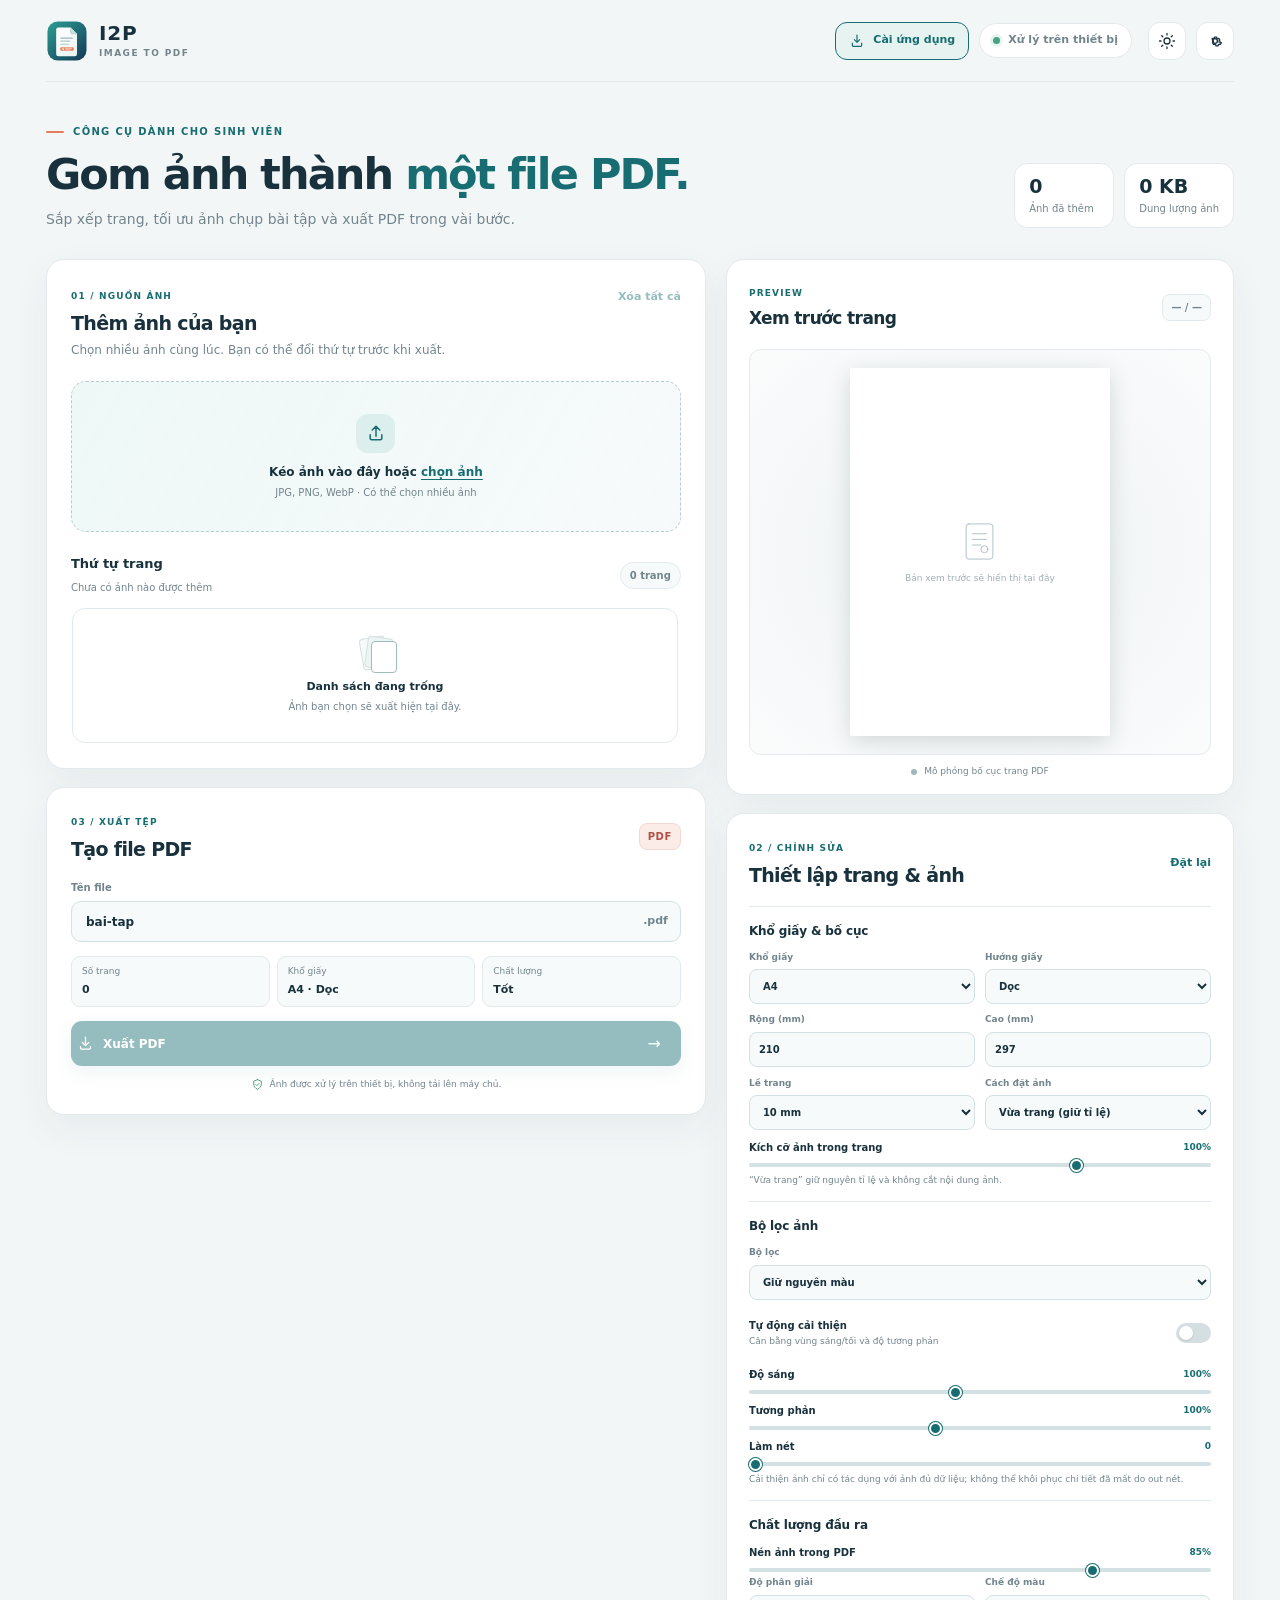
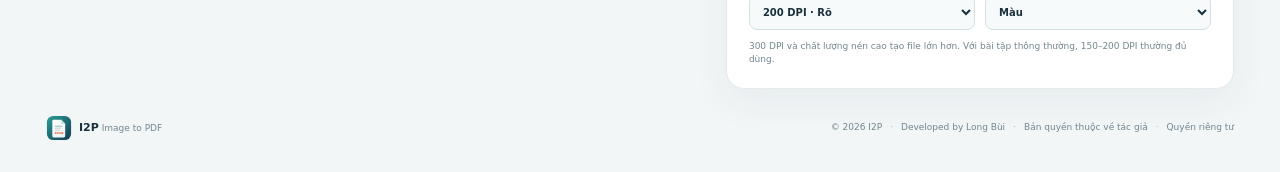
<file: I2P/www/index.html>
<!doctype html>
<html lang="vi">
<head>
  <meta charset="utf-8">
  <meta name="viewport" content="width=device-width, initial-scale=1, viewport-fit=cover">
  <meta name="theme-color" content="#102d3a">
  <meta name="application-name" content="I2P">
  <meta name="apple-mobile-web-app-capable" content="yes">
  <meta name="apple-mobile-web-app-status-bar-style" content="default">
  <meta name="apple-mobile-web-app-title" content="I2P">
  <meta name="mobile-web-app-capable" content="yes">
  <meta name="robots" content="index,follow">
  <meta name="description" content="I2P — chuyển nhiều ảnh thành PDF, chỉnh trang, bộ lọc và chất lượng ngay trên thiết bị.">
  <meta name="author" content="Long Bùi">
  <title>I2P — Image to PDF</title>
  <link rel="icon" type="image/svg+xml" href="./assets/i2p-logo.svg">
  <link rel="icon" type="image/png" sizes="48x48" href="./assets/favicon-48.png">
  <link rel="apple-touch-icon" sizes="180x180" href="./assets/apple-touch-icon.png">
  <link rel="manifest" href="./manifest.webmanifest">
  <link rel="stylesheet" href="./styles.css">
</head>
<body>
  <div class="app-shell" id="appShell">
    <header class="topbar">
      <a class="brand" href="#top" aria-label="I2P Home">
        <img src="./assets/i2p-logo.svg" width="42" height="42" alt="I2P logo">
        <span class="brand-copy"><strong>I2P</strong><small>IMAGE TO PDF</small></span>
      </a>
      <div class="top-actions">
        <button class="install-button" id="installApp" type="button" aria-label="Cài I2P trên thiết bị" title="Cài I2P trên thiết bị">
          <svg viewBox="0 0 24 24" aria-hidden="true"><path d="M12 3v11m0 0 4-4m-4 4-4-4"/><path d="M5 15v3.5A1.5 1.5 0 0 0 6.5 20h11a1.5 1.5 0 0 0 1.5-1.5V15"/></svg>
          <span data-i18n="installApp">Cài ứng dụng</span>
        </button>
        <span class="privacy-chip"><span class="status-dot"></span><span data-i18n="localOnly">Xử lý trên thiết bị</span></span>
        <button class="icon-button" id="themeToggle" type="button" aria-label="Toggle dark mode" title="Dark mode">
          <svg class="sun-icon" viewBox="0 0 24 24" aria-hidden="true"><circle cx="12" cy="12" r="4"/><path d="M12 2v2m0 16v2M4.93 4.93l1.42 1.42m11.3 11.3 1.42 1.42M2 12h2m16 0h2M4.93 19.07l1.42-1.42m11.3-11.3 1.42-1.42"/></svg>
          <svg class="moon-icon" viewBox="0 0 24 24" aria-hidden="true"><path d="M20.5 14.1A8.5 8.5 0 0 1 9.9 3.5 8.6 8.6 0 1 0 20.5 14.1Z"/></svg>
        </button>
        <button class="icon-button" id="settingsOpen" type="button" aria-label="Settings" title="Settings">
          <svg viewBox="0 0 24 24" aria-hidden="true"><path d="M12 8.8a3.2 3.2 0 1 0 0 6.4 3.2 3.2 0 0 0 0-6.4Z"/><path d="m19.4 13.5 1.1.8-1.4 2.4-1.3-.5a7.8 7.8 0 0 1-1.5.9l-.2 1.4h-2.8l-.3-1.4a7.8 7.8 0 0 1-1.6-.9l-1.3.5-1.4-2.4 1.1-.8a7.4 7.4 0 0 1 0-1.8l-1.1-.8L8.1 8.5l1.3.5a7.8 7.8 0 0 1 1.6-.9l.3-1.4h2.8l.2 1.4a7.8 7.8 0 0 1 1.5.9l1.3-.5 1.4 2.4-1.1.8a7.4 7.4 0 0 1 0 1.8Z"/></svg>
        </button>
      </div>
    </header>

    <main id="top" class="main-content">
      <section class="intro-row">
        <div class="intro-copy">
          <div class="eyebrow"><span class="eyebrow-mark"></span><span data-i18n="eyebrow">CÔNG CỤ DÀNH CHO SINH VIÊN</span></div>
          <h1 data-i18n="headline">Gom ảnh thành <span class="accent-text">một file PDF.</span></h1>
          <p data-i18n="subheadline">Sắp xếp trang, tối ưu ảnh chụp bài tập và xuất PDF trong vài bước.</p>
        </div>
        <div class="intro-meta">
          <div class="stat-card"><span class="stat-number" id="imageCount">0</span><span class="stat-label" data-i18n="imagesAdded">Ảnh đã thêm</span></div>
          <div class="stat-card"><span class="stat-number" id="totalSize">0 MB</span><span class="stat-label" data-i18n="totalSize">Dung lượng ảnh</span></div>
        </div>
      </section>

      <div class="workspace-grid">
        <section class="left-column">
          <section class="panel source-panel">
            <div class="panel-heading">
              <div>
                <span class="step-label">01 / <span data-i18n="sourceStep">NGUỒN ẢNH</span></span>
                <h2 data-i18n="addPhotos">Thêm ảnh của bạn</h2>
                <p class="panel-subtitle" data-i18n="addPhotosHint">Chọn nhiều ảnh cùng lúc. Bạn có thể đổi thứ tự trước khi xuất.</p>
              </div>
              <button class="text-button" id="clearAll" type="button" disabled data-i18n="clearAll">Xóa tất cả</button>
            </div>

            <label class="dropzone" id="dropzone" for="fileInput" tabindex="0">
              <input id="fileInput" type="file" accept="image/jpeg,image/png,image/webp,image/bmp,image/gif,image/*" multiple>
              <span class="upload-icon"><svg viewBox="0 0 24 24" aria-hidden="true"><path d="M12 16V4m0 0L7.5 8.5M12 4l4.5 4.5"/><path d="M5 14v4.2A1.8 1.8 0 0 0 6.8 20h10.4a1.8 1.8 0 0 0 1.8-1.8V14"/></svg></span>
              <strong data-i18n="dropTitle">Kéo ảnh vào đây hoặc <span>chọn ảnh</span></strong>
              <small data-i18n="dropHint">JPG, PNG, WebP · Có thể chọn nhiều ảnh</small>
            </label>

            <div class="list-heading">
              <div><h3 data-i18n="pageOrder">Thứ tự trang</h3><span id="listHint" class="muted-caption" data-i18n="noPhotos">Chưa có ảnh nào được thêm</span></div>
              <span class="mini-badge" id="pageBadge">0 trang</span>
            </div>
            <div class="image-list" id="imageList" aria-live="polite">
              <div class="empty-list" id="emptyList">
                <div class="empty-illustration"><span></span><span></span><span></span></div>
                <strong data-i18n="emptyTitle">Danh sách đang trống</strong>
                <p data-i18n="emptyHint">Ảnh bạn chọn sẽ xuất hiện tại đây.</p>
              </div>
            </div>
            <div class="list-footer" id="listFooter" hidden>
              <span data-i18n="orderHint">Thứ tự từ trên xuống sẽ là thứ tự trang trong PDF.</span>
            </div>
          </section>

          <section class="panel output-panel">
            <div class="panel-heading compact-heading">
              <div>
                <span class="step-label">03 / <span data-i18n="exportStep">XUẤT TỆP</span></span>
                <h2 data-i18n="exportPdf">Tạo file PDF</h2>
              </div>
              <span class="pdf-chip">PDF</span>
            </div>
            <label class="field-label" for="fileName" data-i18n="outputName">Tên file</label>
            <div class="filename-field"><input id="fileName" type="text" value="bai-tap" maxlength="80" autocomplete="off"><span>.pdf</span></div>
            <div class="export-summary">
              <div><span data-i18n="pages">Số trang</span><strong id="summaryPages">0</strong></div>
              <div><span data-i18n="pageSize">Khổ giấy</span><strong id="summaryPaper">A4</strong></div>
              <div><span data-i18n="imageQuality">Chất lượng</span><strong id="summaryQuality">Cao</strong></div>
            </div>
            <button class="primary-button" id="exportButton" type="button" disabled>
              <svg viewBox="0 0 24 24" aria-hidden="true"><path d="M12 3v12m0 0 4.5-4.5M12 15l-4.5-4.5"/><path d="M5 16.5v2A1.5 1.5 0 0 0 6.5 20h11a1.5 1.5 0 0 0 1.5-1.5v-2"/></svg>
              <span data-i18n="createPdf">Xuất PDF</span>
              <span class="button-arrow">→</span>
            </button>
            <div class="export-progress" id="exportProgress" hidden>
              <div class="progress-track"><span id="progressBar"></span></div>
              <span id="progressText">Đang xử lý...</span>
            </div>
            <p class="privacy-note"><svg viewBox="0 0 24 24" aria-hidden="true"><path d="M12 3 5 6v5c0 4.6 2.9 8 7 10 4.1-2 7-5.4 7-10V6l-7-3Z"/><path d="m9 12 2 2 4-4"/></svg><span data-i18n="privacyNote">Ảnh được xử lý trên thiết bị, không tải lên máy chủ.</span></p>
          </section>
        </section>

        <aside class="right-column">
          <section class="panel preview-panel">
            <div class="panel-heading preview-heading">
              <div>
                <span class="step-label">PREVIEW</span>
                <h2 data-i18n="preview">Xem trước trang</h2>
              </div>
              <span class="preview-count" id="previewCounter">— / —</span>
            </div>
            <div class="paper-stage">
              <div class="paper-frame">
                <canvas id="previewCanvas" width="420" height="594" aria-label="PDF page preview"></canvas>
                <div class="paper-placeholder" id="previewPlaceholder">
                  <svg viewBox="0 0 64 64" aria-hidden="true"><rect x="13" y="7" width="38" height="50" rx="4"/><path d="M22 21h20M22 29h20M22 37h12"/><circle cx="39" cy="43" r="5"/></svg>
                  <span data-i18n="previewHint">Bản xem trước sẽ hiển thị tại đây</span>
                </div>
              </div>
            </div>
            <div class="preview-caption"><span class="preview-dot"></span><span data-i18n="previewCaption">Mô phỏng bố cục trang PDF</span></div>
          </section>

          <section class="panel settings-panel">
            <div class="panel-heading compact-heading">
              <div>
                <span class="step-label">02 / <span data-i18n="editStep">CHỈNH SỬA</span></span>
                <h2 data-i18n="pageSettings">Thiết lập trang & ảnh</h2>
              </div>
              <button class="reset-button" id="resetSettings" type="button" data-i18n="reset">Đặt lại</button>
            </div>

            <div class="control-section">
              <h3 data-i18n="paperLayout">Khổ giấy & bố cục</h3>
              <div class="two-fields">
                <label><span data-i18n="paperSize">Khổ giấy</span><select id="paperSize"><option value="A4">A4</option><option value="A5">A5</option><option value="A3">A3</option><option value="Letter">Letter</option><option value="Legal">Legal</option><option value="Custom" data-i18n="custom">Tùy chỉnh</option></select></label>
                <label><span data-i18n="orientation">Hướng giấy</span><select id="orientation"><option value="portrait" data-i18n="portrait">Dọc</option><option value="landscape" data-i18n="landscape">Ngang</option></select></label>
              </div>
              <div class="custom-size" id="customSize" hidden>
                <label><span data-i18n="widthMm">Rộng (mm)</span><input id="customWidth" type="number" min="50" max="500" value="210"></label>
                <label><span data-i18n="heightMm">Cao (mm)</span><input id="customHeight" type="number" min="50" max="700" value="297"></label>
              </div>
              <div class="two-fields">
                <label><span data-i18n="margin">Lề trang</span><select id="margin"><option value="0">0 mm</option><option value="5">5 mm</option><option value="10" selected>10 mm</option><option value="15">15 mm</option><option value="20">20 mm</option></select></label>
                <label><span data-i18n="imageFit">Cách đặt ảnh</span><select id="fitMode"><option value="contain" data-i18n="fit">Vừa trang (giữ tỉ lệ)</option><option value="cover" data-i18n="fill">Lấp đầy (cắt viền)</option><option value="stretch" data-i18n="stretch">Kéo giãn</option></select></label>
              </div>
              <div class="slider-row"><div class="slider-head"><label for="imageScale" data-i18n="imageScale">Kích cỡ ảnh trong trang</label><output id="imageScaleValue">100%</output></div><input type="range" id="imageScale" min="50" max="120" value="100"></div>
              <p class="field-help" data-i18n="fitHelp">“Vừa trang” giữ nguyên tỉ lệ và không cắt nội dung ảnh.</p>
            </div>

            <div class="control-section">
              <h3 data-i18n="imageFilter">Bộ lọc ảnh</h3>
              <label class="select-full"><span data-i18n="filter">Bộ lọc</span><select id="filter"><option value="original" data-i18n="original">Giữ nguyên màu</option><option value="grayscale" data-i18n="grayscale">Thang xám</option><option value="bw" data-i18n="bw">Trắng đen tài liệu</option><option value="sepia" data-i18n="sepia">Sepia</option></select></label>
              <label class="toggle-row"><span><strong data-i18n="autoEnhance">Tự động cải thiện</strong><small data-i18n="autoEnhanceHint">Cân bằng vùng sáng/tối và độ tương phản</small></span><input id="autoEnhance" type="checkbox"><i></i></label>
              <div class="slider-row"><div class="slider-head"><label for="brightness" data-i18n="brightness">Độ sáng</label><output id="brightnessValue">100%</output></div><input type="range" id="brightness" min="60" max="150" value="100"></div>
              <div class="slider-row"><div class="slider-head"><label for="contrast" data-i18n="contrast">Tương phản</label><output id="contrastValue">100%</output></div><input type="range" id="contrast" min="60" max="160" value="100"></div>
              <div class="slider-row"><div class="slider-head"><label for="sharpness" data-i18n="sharpness">Làm nét</label><output id="sharpnessValue">0</output></div><input type="range" id="sharpness" min="0" max="2" step="0.25" value="0"></div>
              <p class="field-help" data-i18n="enhanceHelp">Cải thiện ảnh chỉ có tác dụng với ảnh đủ dữ liệu; không thể khôi phục chi tiết đã mất do out nét.</p>
            </div>

            <div class="control-section last-control-section">
              <h3 data-i18n="outputQuality">Chất lượng đầu ra</h3>
              <div class="slider-row"><div class="slider-head"><label for="quality" data-i18n="jpegQuality">Nén ảnh trong PDF</label><output id="qualityValue">85%</output></div><input type="range" id="quality" min="55" max="95" step="5" value="85"></div>
              <div class="two-fields">
                <label><span data-i18n="resolution">Độ phân giải</span><select id="dpi"><option value="96" data-i18n="smallFile">96 DPI · Nhẹ</option><option value="150">150 DPI · Cân bằng</option><option value="200" selected>200 DPI · Rõ</option><option value="300">300 DPI · In ấn</option></select></label>
                <label><span data-i18n="colorMode">Chế độ màu</span><select id="colorMode"><option value="color" data-i18n="color">Màu</option><option value="gray" data-i18n="gray">Xám</option></select></label>
              </div>
              <p class="field-help" data-i18n="qualityHelp">300 DPI và chất lượng nén cao tạo file lớn hơn. Với bài tập thông thường, 150–200 DPI thường đủ dùng.</p>
            </div>
          </section>
        </aside>
      </div>
    </main>

    <footer class="app-footer">
      <div class="footer-brand"><img src="./assets/i2p-logo.svg" alt="" width="26" height="26"><span><strong>I2P</strong> <span data-i18n="footerTag">Image to PDF</span></span></div>
      <div class="footer-meta"><span>© 2026 I2P</span><span class="footer-separator">·</span><span data-i18n="developedBy">Developed by Long Bùi</span><span class="footer-separator">·</span><span data-i18n="allRights">Bản quyền thuộc về tác giả</span><span class="footer-separator">·</span><a class="policy-link" href="./privacy.html" data-i18n="privacyPolicy">Quyền riêng tư</a></div>
    </footer>
  </div>

  <dialog class="settings-dialog" id="settingsDialog">
    <form method="dialog" class="dialog-card">
      <div class="dialog-heading"><div><span class="step-label" data-i18n="preferences">PREFERENCES</span><h2 data-i18n="appSettings">Cài đặt ứng dụng</h2></div><button class="icon-button close-dialog" value="cancel" aria-label="Close">×</button></div>
      <div class="dialog-field"><div><strong data-i18n="language">Ngôn ngữ</strong><small data-i18n="languageHint">Chọn ngôn ngữ hiển thị</small></div><select id="language"><option value="vi">Tiếng Việt</option><option value="en">English</option></select></div>
      <div class="dialog-field"><div><strong data-i18n="appearance">Giao diện</strong><small data-i18n="appearanceHint">Tự chọn sáng hoặc tối</small></div><select id="themeSelect"><option value="light" data-i18n="light">Sáng</option><option value="dark" data-i18n="dark">Tối</option><option value="system" data-i18n="system">Theo thiết bị</option></select></div>
      <div class="about-box"><div class="about-logo"><img src="./assets/i2p-logo.svg" alt="I2P"></div><div><strong>I2P — Image to PDF</strong><p data-i18n="aboutText">Công cụ chuyển ảnh sang PDF chạy ngoại tuyến, ưu tiên quyền riêng tư.</p><small>Version 1.0.1 · Developed by Long Bùi</small></div></div>
      <p class="copyright-note">© 2026 Long Bùi. <span data-i18n="copyright">Bản quyền và quyền tác giả được bảo lưu.</span></p>
      <button class="primary-button dialog-done" value="done" data-i18n="done">Hoàn tất</button>
    </form>
  </dialog>

  <div class="toast-region" id="toastRegion" aria-live="polite" aria-atomic="true"></div>
  <script src="./app.js" defer></script>
</body>
</html>
</file>
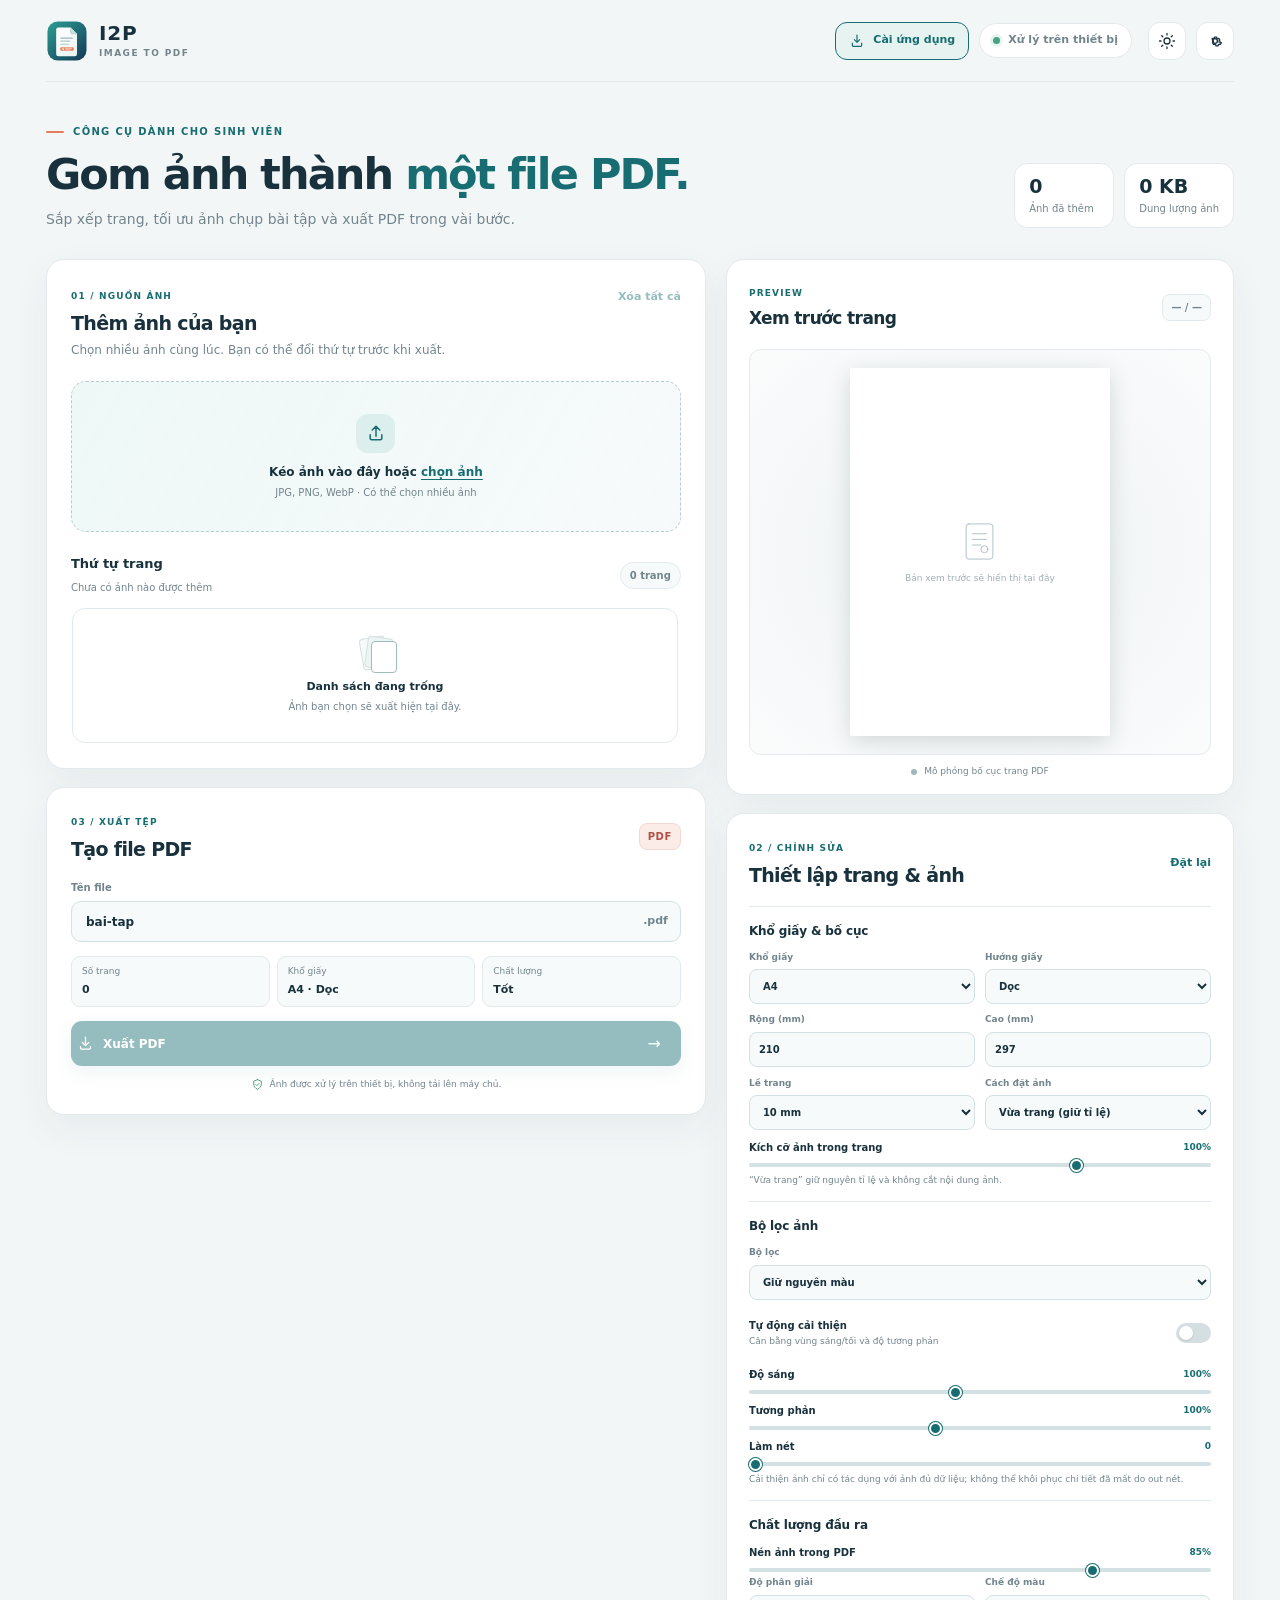
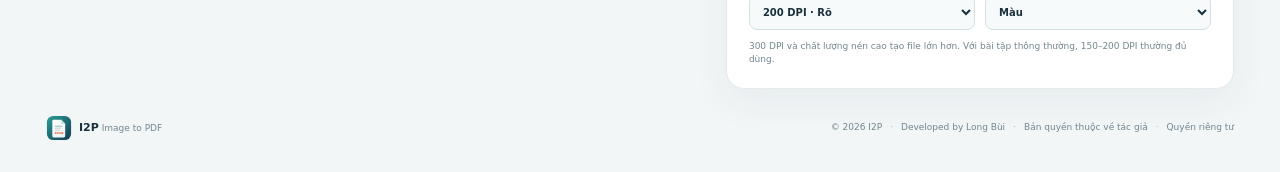
<file: I2P-Portable.html>
<!doctype html>
<html lang="vi">
<head>
  <meta charset="utf-8">
  <meta name="viewport" content="width=device-width, initial-scale=1, viewport-fit=cover">
  <meta name="theme-color" content="#102d3a">
  <meta name="application-name" content="I2P">
  <meta name="apple-mobile-web-app-capable" content="yes">
  <meta name="apple-mobile-web-app-status-bar-style" content="default">
  <meta name="apple-mobile-web-app-title" content="I2P">
  <meta name="mobile-web-app-capable" content="yes">
  <meta name="robots" content="index,follow">
  <meta name="description" content="I2P — chuyển nhiều ảnh thành PDF, chỉnh trang, bộ lọc và chất lượng ngay trên thiết bị.">
  <meta name="author" content="Long Bùi">
  <title>I2P — Image to PDF</title>
  <style>
:root{color-scheme:light;--bg:#f3f6f7;--surface:#fff;--surface-soft:#f7fafb;--surface-raised:#fff;--text:#18313c;--muted:#72858d;--line:#e2eaed;--line-strong:#d3e0e4;--brand:#176d71;--brand-strong:#12585d;--brand-soft:#e6f3f1;--accent:#e27e59;--danger:#c55252;--shadow:0 14px 38px rgba(20,57,69,.055);--radius:18px;--font:'DM Sans',system-ui,-apple-system,BlinkMacSystemFont,'Segoe UI',sans-serif;--display:'Manrope','DM Sans',system-ui,sans-serif}
*{box-sizing:border-box}html{scroll-behavior:smooth}body{margin:0;background:var(--bg);color:var(--text);font-family:var(--font);font-size:14px;line-height:1.5;transition:background .2s,color .2s}button,input,select{font:inherit}button{cursor:pointer}button:disabled{cursor:not-allowed;opacity:.45}.app-shell{max-width:1500px;margin:0 auto;padding:0 46px}.topbar{height:82px;display:flex;align-items:center;justify-content:space-between;border-bottom:1px solid var(--line)}.brand{display:flex;align-items:center;gap:11px;color:var(--text);text-decoration:none}.brand img{display:block;border-radius:12px}.brand-copy{display:flex;flex-direction:column;line-height:1.05}.brand-copy strong{font-family:var(--display);font-size:20px;font-weight:800;letter-spacing:.04em}.brand-copy small{font-size:9px;letter-spacing:.16em;color:var(--muted);font-weight:700;margin-top:5px}.top-actions{display:flex;align-items:center;gap:10px}.install-button{height:38px;display:inline-flex;align-items:center;justify-content:center;gap:8px;padding:0 13px;border:1px solid var(--brand);border-radius:12px;background:var(--brand-soft);color:var(--brand);font-size:11px;font-weight:800;white-space:nowrap;transition:.18s}.install-button:hover{background:var(--brand);color:#fff;transform:translateY(-1px)}.install-button svg{width:16px;height:16px;fill:none;stroke:currentColor;stroke-width:1.8;stroke-linecap:round;stroke-linejoin:round}.install-button.install-ready{box-shadow:0 0 0 3px rgba(23,109,113,.12)}.privacy-chip{display:inline-flex;align-items:center;gap:8px;background:var(--surface);border:1px solid var(--line);border-radius:999px;padding:8px 13px;color:var(--muted);font-size:11px;font-weight:600;margin-right:6px}.status-dot{width:7px;height:7px;border-radius:50%;background:#45a482;box-shadow:0 0 0 3px rgba(69,164,130,.12)}.icon-button{height:38px;width:38px;border:1px solid var(--line);background:var(--surface);border-radius:12px;display:grid;place-items:center;color:var(--text);transition:.18s}.icon-button:hover{border-color:var(--brand);color:var(--brand);transform:translateY(-1px)}.icon-button svg{width:18px;height:18px;fill:none;stroke:currentColor;stroke-width:1.7;stroke-linecap:round;stroke-linejoin:round}.moon-icon{display:none}.main-content{padding-top:42px}.intro-row{display:flex;justify-content:space-between;align-items:flex-end;gap:32px;margin-bottom:29px}.eyebrow{display:flex;align-items:center;gap:9px;color:var(--brand);font-size:10px;font-weight:800;letter-spacing:.13em;margin-bottom:11px}.eyebrow-mark{width:18px;height:2px;border-radius:5px;background:var(--accent)}h1,h2,h3,p{margin-top:0}h1,h2,h3{font-family:var(--display)}h1{font-size:clamp(30px,3.5vw,43px);letter-spacing:-.045em;line-height:1.13;margin-bottom:10px;font-weight:800}.accent-text{color:var(--brand)}.intro-copy>p{font-size:14px;color:var(--muted);margin:0}.intro-meta{display:flex;gap:10px;padding-bottom:2px}.stat-card{min-width:100px;background:var(--surface);border:1px solid var(--line);border-radius:13px;padding:11px 14px;display:flex;flex-direction:column}.stat-number{font-family:var(--display);font-size:19px;font-weight:800;line-height:1.2}.stat-label{font-size:10px;color:var(--muted);margin-top:3px}.workspace-grid{display:grid;grid-template-columns:minmax(0,1.13fr) minmax(365px,.87fr);align-items:start;gap:20px}.left-column,.right-column{display:flex;flex-direction:column;gap:18px;min-width:0}.panel{background:var(--surface);border:1px solid var(--line);border-radius:var(--radius);box-shadow:var(--shadow);min-width:0}.source-panel{padding:24px}.panel-heading{display:flex;align-items:flex-start;justify-content:space-between;gap:15px}.panel-heading h2{font-size:19px;letter-spacing:-.035em;margin:4px 0 4px;font-weight:800}.panel-subtitle{font-size:12px;color:var(--muted);margin:0}.step-label{color:var(--brand);font-size:9px;font-weight:800;letter-spacing:.13em}.text-button,.reset-button{background:transparent;border:0;color:var(--brand);font-weight:700;font-size:11px;padding:5px 0}.text-button:hover,.reset-button:hover{text-decoration:underline}.dropzone{position:relative;min-height:151px;border:1.5px dashed #b5cdcf;background:linear-gradient(120deg,rgba(231,246,243,.72),rgba(245,249,250,.8));border-radius:15px;margin-top:22px;display:flex;flex-direction:column;align-items:center;justify-content:center;text-align:center;cursor:pointer;transition:.18s;padding:18px}.dropzone:hover,.dropzone.drag-over{border-color:var(--brand);background:var(--brand-soft)}.dropzone input{position:absolute;inset:0;width:100%;height:100%;opacity:0;cursor:pointer}.upload-icon{height:39px;width:39px;display:grid;place-items:center;border-radius:12px;background:#dcefed;color:var(--brand);margin-bottom:10px}.upload-icon svg{width:20px;height:20px;fill:none;stroke:currentColor;stroke-width:1.8;stroke-linecap:round;stroke-linejoin:round}.dropzone strong{font-size:12px;font-weight:700}.dropzone strong span{color:var(--brand);text-decoration:underline;text-underline-offset:3px}.dropzone small{font-size:10px;color:var(--muted);margin-top:4px}.list-heading{display:flex;justify-content:space-between;align-items:center;margin-top:22px;margin-bottom:10px}.list-heading h3{font-size:13px;margin:0 0 2px;font-weight:800}.muted-caption{color:var(--muted);font-size:10px}.mini-badge{background:var(--surface-soft);border:1px solid var(--line);color:var(--muted);font-size:10px;font-weight:700;padding:5px 9px;border-radius:999px}.image-list{display:flex;flex-direction:column;gap:8px;max-height:410px;overflow:auto;padding:1px 3px 1px 1px;scrollbar-width:thin;scrollbar-color:var(--line-strong) transparent}.empty-list{border:1px solid var(--line);border-radius:13px;min-height:135px;display:flex;flex-direction:column;justify-content:center;align-items:center;color:var(--muted);text-align:center;padding:17px}.empty-list strong{color:var(--text);font-size:11px;margin-top:5px}.empty-list p{font-size:10px;margin:3px 0 0}.empty-illustration{width:53px;height:35px;position:relative;margin-bottom:3px}.empty-illustration span{position:absolute;width:26px;height:32px;background:var(--surface-soft);border:1px solid var(--line-strong);border-radius:4px;top:1px;left:13px;transform:rotate(-10deg)}.empty-illustration span:nth-child(2){transform:rotate(8deg);left:18px;background:#edf5f4}.empty-illustration span:nth-child(3){transform:rotate(0);left:23px;top:5px;background:var(--surface);border-color:#9cbdbc}.image-item{display:grid;grid-template-columns:48px minmax(0,1fr) auto;align-items:center;gap:10px;padding:8px;border:1px solid var(--line);border-radius:12px;background:var(--surface-raised);transition:border-color .15s,background .15s}.image-item.selected{border-color:var(--brand);background:var(--brand-soft)}.image-thumb{width:48px;height:55px;border-radius:8px;background:var(--surface-soft);overflow:hidden;display:grid;place-items:center;border:1px solid var(--line)}.image-thumb img{width:100%;height:100%;object-fit:cover}.image-detail{min-width:0}.image-detail strong{display:block;font-size:11px;white-space:nowrap;overflow:hidden;text-overflow:ellipsis;font-weight:700}.image-detail small{display:block;color:var(--muted);font-size:9px;margin-top:3px}.image-actions{display:flex;align-items:center;gap:3px}.mini-action{width:27px;height:28px;border:1px solid transparent;background:transparent;border-radius:7px;color:var(--muted);display:grid;place-items:center;font-size:14px;padding:0}.mini-action:hover{background:var(--surface);color:var(--brand);border-color:var(--line)}.mini-action.remove:hover{color:var(--danger)}.mini-action svg{width:14px;height:14px;fill:none;stroke:currentColor;stroke-width:1.8;stroke-linecap:round;stroke-linejoin:round}.list-footer{padding-top:9px;margin-top:9px;border-top:1px solid var(--line);font-size:9px;color:var(--muted)}.output-panel{padding:22px 24px}.compact-heading{align-items:center;margin-bottom:17px}.compact-heading h2{margin-bottom:0}.pdf-chip{font-size:10px;font-weight:800;letter-spacing:.06em;color:#b34f46;background:#fbece8;border:1px solid #f2d8d2;border-radius:8px;padding:5px 8px}.field-label{display:block;color:var(--muted);font-size:10px;font-weight:700;margin-bottom:6px}.filename-field{height:41px;display:flex;align-items:center;border:1px solid var(--line-strong);border-radius:10px;background:var(--surface-soft);padding:0 12px}.filename-field:focus-within{border-color:var(--brand)}.filename-field input{min-width:0;flex:1;height:100%;border:0;outline:0;background:transparent;color:var(--text);font-size:12px;font-weight:600}.filename-field span{font-size:11px;color:var(--muted);font-weight:700}.export-summary{display:grid;grid-template-columns:repeat(3,1fr);gap:7px;margin:14px 0}.export-summary>div{background:var(--surface-soft);border:1px solid var(--line);border-radius:9px;padding:8px 10px;display:flex;flex-direction:column;gap:3px}.export-summary span{font-size:9px;color:var(--muted)}.export-summary strong{font-size:11px;font-weight:800}.primary-button{height:45px;width:100%;border:0;border-radius:11px;background:var(--brand);color:#fff;display:flex;align-items:center;justify-content:center;gap:9px;font-weight:800;font-size:12px;box-shadow:0 6px 15px rgba(23,109,113,.15);transition:background .18s,transform .18s}.primary-button:hover:not(:disabled){background:var(--brand-strong);transform:translateY(-1px)}.primary-button svg{width:17px;height:17px;fill:none;stroke:currentColor;stroke-width:1.8;stroke-linecap:round;stroke-linejoin:round}.button-arrow{margin-left:auto;padding-right:14px;font-size:16px;font-weight:500}.privacy-note{display:flex;align-items:center;justify-content:center;gap:6px;color:var(--muted);font-size:9px;margin:12px 0 0}.privacy-note svg{width:13px;height:13px;fill:none;stroke:#4e9b81;stroke-width:1.7;stroke-linecap:round;stroke-linejoin:round;flex-shrink:0}.export-progress{margin-top:12px}.progress-track{width:100%;height:5px;border-radius:99px;overflow:hidden;background:var(--line)}.progress-track span{display:block;height:100%;width:0;background:var(--brand);border-radius:99px;transition:width .2s}.export-progress>span{display:block;font-size:10px;color:var(--muted);margin-top:5px}.preview-panel{padding:21px 22px 16px}.preview-heading{align-items:center}.preview-heading h2{font-size:17px}.preview-count{font-size:10px;font-weight:700;color:var(--muted);background:var(--surface-soft);border:1px solid var(--line);padding:5px 8px;border-radius:8px}.paper-stage{min-height:310px;background:radial-gradient(ellipse at center,#edf2f3 0%,#f6f8f9 65%,#fbfcfc 100%);border:1px solid var(--line);border-radius:12px;margin-top:14px;padding:18px;display:flex;justify-content:center;align-items:center;overflow:hidden}.paper-frame{width:min(72%,260px);position:relative;background:#fff;box-shadow:0 6px 22px rgba(30,54,64,.16);border-radius:2px;overflow:hidden;aspect-ratio:210/297}.paper-frame canvas{display:block;width:100%;height:100%;object-fit:contain}.paper-placeholder{position:absolute;inset:0;display:flex;flex-direction:column;gap:8px;align-items:center;justify-content:center;text-align:center;color:#a0afb4;font-size:9px;padding:12px}.paper-placeholder svg{width:45px;height:45px;fill:none;stroke:#b2c3c7;stroke-width:1.4;stroke-linecap:round;stroke-linejoin:round}.preview-caption{display:flex;align-items:center;justify-content:center;gap:7px;color:var(--muted);font-size:9px;margin-top:10px}.preview-dot{width:6px;height:6px;border-radius:50%;background:#9db9b7}.settings-panel{padding:22px}.settings-panel .compact-heading{margin-bottom:16px}.control-section{border-top:1px solid var(--line);padding:15px 0 14px}.control-section:first-of-type{border-top:0;padding-top:0}.control-section h3{font-size:12px;margin:0 0 11px;font-weight:800;letter-spacing:-.01em}.two-fields{display:grid;grid-template-columns:1fr 1fr;gap:10px;margin-bottom:10px}.two-fields label,.select-full{display:flex;flex-direction:column;gap:5px;min-width:0}.two-fields label>span,.select-full>span{font-size:9px;color:var(--muted);font-weight:700}.two-fields select,.select-full select,.custom-size input,.dialog-field select{width:100%;min-width:0;height:35px;border:1px solid var(--line-strong);border-radius:8px;background:var(--surface-soft);color:var(--text);padding:0 9px;font-size:10px;font-weight:600;outline:none}.two-fields select:focus,.select-full select:focus,.custom-size input:focus,.dialog-field select:focus{border-color:var(--brand)}.custom-size{display:grid;grid-template-columns:1fr 1fr;gap:10px;margin:-1px 0 10px}.custom-size label{display:flex;flex-direction:column;gap:5px}.custom-size label span{font-size:9px;color:var(--muted);font-weight:700}.field-help{color:var(--muted);font-size:9px;line-height:1.45;margin:7px 0 0}.select-full{margin-bottom:10px}.toggle-row{display:flex;align-items:center;justify-content:space-between;gap:12px;padding:8px 0 10px;cursor:pointer}.toggle-row>span{display:flex;flex-direction:column;gap:2px}.toggle-row strong{font-size:10px}.toggle-row small{font-size:9px;color:var(--muted)}.toggle-row input{position:absolute;opacity:0;pointer-events:none}.toggle-row i{height:20px;width:35px;border-radius:99px;background:#d5dfe2;position:relative;flex-shrink:0;transition:.18s}.toggle-row i:before{content:"";position:absolute;left:3px;top:3px;width:14px;height:14px;border-radius:50%;background:white;box-shadow:0 1px 2px rgba(0,0,0,.15);transition:.18s}.toggle-row input:checked+i{background:var(--brand)}.toggle-row input:checked+i:before{transform:translateX(15px)}.slider-row{margin-top:9px}.slider-head{display:flex;align-items:center;justify-content:space-between;margin-bottom:3px}.slider-head label{font-size:10px;font-weight:600;color:var(--text)}.slider-head output{font-size:9px;color:var(--brand);font-weight:800;font-variant-numeric:tabular-nums}.slider-row input[type=range]{appearance:none;width:100%;height:4px;border-radius:99px;background:var(--line-strong);outline:none;display:block;margin:8px 0 4px;accent-color:var(--brand)}.slider-row input[type=range]::-webkit-slider-thumb{appearance:none;width:13px;height:13px;background:var(--brand);border:2px solid var(--surface);box-shadow:0 0 0 1px var(--brand);border-radius:50%;cursor:pointer}.slider-row input[type=range]::-moz-range-thumb{width:10px;height:10px;background:var(--brand);border:2px solid var(--surface);box-shadow:0 0 0 1px var(--brand);border-radius:50%;cursor:pointer}.last-control-section{padding-bottom:0}.app-footer{display:flex;align-items:center;justify-content:space-between;gap:15px;padding:26px 0 31px;color:var(--muted);font-size:9px}.footer-brand{display:flex;align-items:center;gap:7px}.footer-brand img{border-radius:7px}.footer-brand strong{font-family:var(--display);color:var(--text);font-size:11px}.footer-meta{display:flex;align-items:center;gap:8px}.footer-separator{color:#b0bec2}.policy-link{color:var(--muted);text-decoration:none}.policy-link:hover{color:var(--brand);text-decoration:underline}.settings-dialog{padding:0;border:0;background:transparent;max-width:min(460px,calc(100vw - 28px));width:100%;max-height:calc(100vh - 28px)}.settings-dialog::backdrop{background:rgba(11,28,34,.5);backdrop-filter:blur(4px)}.dialog-card{background:var(--surface);color:var(--text);border:1px solid var(--line);border-radius:18px;padding:24px;box-shadow:0 24px 70px rgba(0,0,0,.22)}.dialog-heading{display:flex;align-items:flex-start;justify-content:space-between;margin-bottom:18px}.dialog-heading h2{font-size:20px;margin:3px 0 0}.close-dialog{font-size:20px;line-height:1}.dialog-field{display:flex;align-items:center;justify-content:space-between;gap:15px;padding:13px 0;border-top:1px solid var(--line)}.dialog-field>div{display:flex;flex-direction:column}.dialog-field strong{font-size:11px}.dialog-field small{font-size:9px;color:var(--muted);margin-top:3px}.dialog-field select{width:130px}.about-box{display:flex;gap:12px;background:var(--surface-soft);border:1px solid var(--line);border-radius:12px;padding:13px;margin-top:15px}.about-logo img{width:38px;height:38px}.about-box strong{font-size:11px}.about-box p{font-size:9px;color:var(--muted);margin:3px 0}.about-box small{font-size:8px;color:var(--muted)}.copyright-note{text-align:center;color:var(--muted);font-size:9px;margin:13px 0}.dialog-done{margin-top:5px}.toast-region{position:fixed;right:22px;bottom:20px;z-index:20;display:flex;flex-direction:column;gap:8px;pointer-events:none}.toast{max-width:min(360px,calc(100vw - 40px));background:#173943;color:#fff;border-radius:10px;padding:11px 15px;font-size:11px;box-shadow:0 9px 30px rgba(0,0,0,.18);animation:toast-in .2s ease-out}.toast.error{background:#8e3e3e}@keyframes toast-in{from{opacity:0;transform:translateY(7px)}to{opacity:1;transform:translateY(0)}}

[data-theme="dark"]{color-scheme:dark;--bg:#101b20;--surface:#17262d;--surface-soft:#1d3038;--surface-raised:#1a2a31;--text:#e5eff0;--muted:#9aafb5;--line:#2b4149;--line-strong:#3b5660;--brand:#79c4bd;--brand-strong:#5ba9a2;--brand-soft:#203d40;--accent:#ed9b7a;--shadow:0 14px 38px rgba(0,0,0,.15)}[data-theme="dark"] .dropzone{background:linear-gradient(120deg,rgba(34,65,67,.75),rgba(25,46,54,.8));border-color:#446c70}[data-theme="dark"] .dropzone:hover,[data-theme="dark"] .dropzone.drag-over{background:var(--brand-soft)}[data-theme="dark"] .upload-icon{background:#2b4c4e}[data-theme="dark"] .paper-stage{background:radial-gradient(ellipse at center,#26383f 0%,#1b2c32 70%,#17262d 100%)}[data-theme="dark"] .pdf-chip{background:#4b302d;border-color:#66413b;color:#f2b5a5}[data-theme="dark"] .sun-icon{display:none}[data-theme="dark"] .moon-icon{display:block}[data-theme="dark"] .empty-illustration span{background:#263c43;border-color:#48606a}[data-theme="dark"] .empty-illustration span:nth-child(2){background:#203840}[data-theme="dark"] .empty-illustration span:nth-child(3){background:#17262d}[data-theme="dark"] .status-dot{box-shadow:0 0 0 3px rgba(69,164,130,.18)}
@media(max-width:1100px){.app-shell{padding:0 28px}.workspace-grid{grid-template-columns:minmax(0,1fr) minmax(330px,.9fr);gap:15px}.source-panel,.output-panel,.settings-panel{padding:19px}.preview-panel{padding:19px}.paper-stage{min-height:275px}}
@media(max-width:820px){.app-shell{padding:0 20px}.workspace-grid{grid-template-columns:1fr}.right-column{display:grid;grid-template-columns:minmax(0,.95fr) minmax(0,1.05fr);align-items:start}.preview-panel{position:sticky;top:12px}.paper-frame{width:min(86%,255px)}.paper-stage{min-height:295px}.intro-row{align-items:flex-start}.intro-meta{padding-top:4px}}
@media(max-width:600px){.app-shell{padding:0 13px}.topbar{height:68px}.brand img{width:37px;height:37px}.privacy-chip{font-size:0;padding:9px}.privacy-chip .status-dot{width:8px;height:8px}.top-actions{gap:7px}.install-button{height:35px;width:35px;padding:0;border-radius:11px}.install-button span{display:none}.install-button svg{width:17px;height:17px}.icon-button{width:35px;height:35px}.main-content{padding-top:27px}.intro-row{display:block;margin-bottom:20px}.intro-copy>p{font-size:12px;max-width:390px}.intro-meta{margin-top:15px}.stat-card{min-width:0;flex:1;padding:8px 11px}.stat-number{font-size:17px}.workspace-grid{gap:13px}.left-column,.right-column{gap:13px}.source-panel,.output-panel,.settings-panel,.preview-panel{padding:17px;border-radius:15px}.panel-heading h2{font-size:17px}.panel-subtitle{font-size:10px}.dropzone{min-height:135px;margin-top:16px}.right-column{display:flex}.preview-panel{position:static}.paper-stage{min-height:270px;padding:14px}.paper-frame{width:min(67%,235px)}.settings-panel{order:2}.preview-panel{order:1}.app-footer{display:block;padding:20px 1px 25px}.footer-meta{margin-top:9px;flex-wrap:wrap}.image-item{grid-template-columns:43px minmax(0,1fr) auto;gap:8px;padding:7px}.image-thumb{width:43px;height:50px}.image-actions{gap:0}.mini-action{width:25px;height:27px}.two-fields{gap:8px}.dialog-card{padding:20px}.toast-region{right:12px;bottom:12px}}
@media(max-width:370px){.brand-copy small{font-size:8px}.image-actions .mini-action:nth-child(1){display:none}.paper-frame{width:75%}.export-summary{gap:5px}.export-summary>div{padding:7px}.two-fields select{font-size:9px;padding:0 6px}}
@media(prefers-reduced-motion:reduce){*,*::before,*::after{scroll-behavior:auto!important;animation-duration:.01ms!important;transition-duration:.01ms!important}}

</style>
</head>
<body>
  <div class="app-shell" id="appShell">
    <header class="topbar">
      <a class="brand" href="#top" aria-label="I2P Home">
        <img src="[data-uri]" width="42" height="42" alt="I2P logo">
        <span class="brand-copy"><strong>I2P</strong><small>IMAGE TO PDF</small></span>
      </a>
      <div class="top-actions">
        <button class="install-button" id="installApp" type="button" aria-label="Cài I2P trên thiết bị" title="Cài I2P trên thiết bị">
          <svg viewBox="0 0 24 24" aria-hidden="true"><path d="M12 3v11m0 0 4-4m-4 4-4-4"/><path d="M5 15v3.5A1.5 1.5 0 0 0 6.5 20h11a1.5 1.5 0 0 0 1.5-1.5V15"/></svg>
          <span data-i18n="installApp">Cài ứng dụng</span>
        </button>
        <span class="privacy-chip"><span class="status-dot"></span><span data-i18n="localOnly">Xử lý trên thiết bị</span></span>
        <button class="icon-button" id="themeToggle" type="button" aria-label="Toggle dark mode" title="Dark mode">
          <svg class="sun-icon" viewBox="0 0 24 24" aria-hidden="true"><circle cx="12" cy="12" r="4"/><path d="M12 2v2m0 16v2M4.93 4.93l1.42 1.42m11.3 11.3 1.42 1.42M2 12h2m16 0h2M4.93 19.07l1.42-1.42m11.3-11.3 1.42-1.42"/></svg>
          <svg class="moon-icon" viewBox="0 0 24 24" aria-hidden="true"><path d="M20.5 14.1A8.5 8.5 0 0 1 9.9 3.5 8.6 8.6 0 1 0 20.5 14.1Z"/></svg>
        </button>
        <button class="icon-button" id="settingsOpen" type="button" aria-label="Settings" title="Settings">
          <svg viewBox="0 0 24 24" aria-hidden="true"><path d="M12 8.8a3.2 3.2 0 1 0 0 6.4 3.2 3.2 0 0 0 0-6.4Z"/><path d="m19.4 13.5 1.1.8-1.4 2.4-1.3-.5a7.8 7.8 0 0 1-1.5.9l-.2 1.4h-2.8l-.3-1.4a7.8 7.8 0 0 1-1.6-.9l-1.3.5-1.4-2.4 1.1-.8a7.4 7.4 0 0 1 0-1.8l-1.1-.8L8.1 8.5l1.3.5a7.8 7.8 0 0 1 1.6-.9l.3-1.4h2.8l.2 1.4a7.8 7.8 0 0 1 1.5.9l1.3-.5 1.4 2.4-1.1.8a7.4 7.4 0 0 1 0 1.8Z"/></svg>
        </button>
      </div>
    </header>

    <main id="top" class="main-content">
      <section class="intro-row">
        <div class="intro-copy">
          <div class="eyebrow"><span class="eyebrow-mark"></span><span data-i18n="eyebrow">CÔNG CỤ DÀNH CHO SINH VIÊN</span></div>
          <h1 data-i18n="headline">Gom ảnh thành <span class="accent-text">một file PDF.</span></h1>
          <p data-i18n="subheadline">Sắp xếp trang, tối ưu ảnh chụp bài tập và xuất PDF trong vài bước.</p>
        </div>
        <div class="intro-meta">
          <div class="stat-card"><span class="stat-number" id="imageCount">0</span><span class="stat-label" data-i18n="imagesAdded">Ảnh đã thêm</span></div>
          <div class="stat-card"><span class="stat-number" id="totalSize">0 MB</span><span class="stat-label" data-i18n="totalSize">Dung lượng ảnh</span></div>
        </div>
      </section>

      <div class="workspace-grid">
        <section class="left-column">
          <section class="panel source-panel">
            <div class="panel-heading">
              <div>
                <span class="step-label">01 / <span data-i18n="sourceStep">NGUỒN ẢNH</span></span>
                <h2 data-i18n="addPhotos">Thêm ảnh của bạn</h2>
                <p class="panel-subtitle" data-i18n="addPhotosHint">Chọn nhiều ảnh cùng lúc. Bạn có thể đổi thứ tự trước khi xuất.</p>
              </div>
              <button class="text-button" id="clearAll" type="button" disabled data-i18n="clearAll">Xóa tất cả</button>
            </div>

            <label class="dropzone" id="dropzone" for="fileInput" tabindex="0">
              <input id="fileInput" type="file" accept="image/jpeg,image/png,image/webp,image/bmp,image/gif,image/*" multiple>
              <span class="upload-icon"><svg viewBox="0 0 24 24" aria-hidden="true"><path d="M12 16V4m0 0L7.5 8.5M12 4l4.5 4.5"/><path d="M5 14v4.2A1.8 1.8 0 0 0 6.8 20h10.4a1.8 1.8 0 0 0 1.8-1.8V14"/></svg></span>
              <strong data-i18n="dropTitle">Kéo ảnh vào đây hoặc <span>chọn ảnh</span></strong>
              <small data-i18n="dropHint">JPG, PNG, WebP · Có thể chọn nhiều ảnh</small>
            </label>

            <div class="list-heading">
              <div><h3 data-i18n="pageOrder">Thứ tự trang</h3><span id="listHint" class="muted-caption" data-i18n="noPhotos">Chưa có ảnh nào được thêm</span></div>
              <span class="mini-badge" id="pageBadge">0 trang</span>
            </div>
            <div class="image-list" id="imageList" aria-live="polite">
              <div class="empty-list" id="emptyList">
                <div class="empty-illustration"><span></span><span></span><span></span></div>
                <strong data-i18n="emptyTitle">Danh sách đang trống</strong>
                <p data-i18n="emptyHint">Ảnh bạn chọn sẽ xuất hiện tại đây.</p>
              </div>
            </div>
            <div class="list-footer" id="listFooter" hidden>
              <span data-i18n="orderHint">Thứ tự từ trên xuống sẽ là thứ tự trang trong PDF.</span>
            </div>
          </section>

          <section class="panel output-panel">
            <div class="panel-heading compact-heading">
              <div>
                <span class="step-label">03 / <span data-i18n="exportStep">XUẤT TỆP</span></span>
                <h2 data-i18n="exportPdf">Tạo file PDF</h2>
              </div>
              <span class="pdf-chip">PDF</span>
            </div>
            <label class="field-label" for="fileName" data-i18n="outputName">Tên file</label>
            <div class="filename-field"><input id="fileName" type="text" value="bai-tap" maxlength="80" autocomplete="off"><span>.pdf</span></div>
            <div class="export-summary">
              <div><span data-i18n="pages">Số trang</span><strong id="summaryPages">0</strong></div>
              <div><span data-i18n="pageSize">Khổ giấy</span><strong id="summaryPaper">A4</strong></div>
              <div><span data-i18n="imageQuality">Chất lượng</span><strong id="summaryQuality">Cao</strong></div>
            </div>
            <button class="primary-button" id="exportButton" type="button" disabled>
              <svg viewBox="0 0 24 24" aria-hidden="true"><path d="M12 3v12m0 0 4.5-4.5M12 15l-4.5-4.5"/><path d="M5 16.5v2A1.5 1.5 0 0 0 6.5 20h11a1.5 1.5 0 0 0 1.5-1.5v-2"/></svg>
              <span data-i18n="createPdf">Xuất PDF</span>
              <span class="button-arrow">→</span>
            </button>
            <div class="export-progress" id="exportProgress" hidden>
              <div class="progress-track"><span id="progressBar"></span></div>
              <span id="progressText">Đang xử lý...</span>
            </div>
            <p class="privacy-note"><svg viewBox="0 0 24 24" aria-hidden="true"><path d="M12 3 5 6v5c0 4.6 2.9 8 7 10 4.1-2 7-5.4 7-10V6l-7-3Z"/><path d="m9 12 2 2 4-4"/></svg><span data-i18n="privacyNote">Ảnh được xử lý trên thiết bị, không tải lên máy chủ.</span></p>
          </section>
        </section>

        <aside class="right-column">
          <section class="panel preview-panel">
            <div class="panel-heading preview-heading">
              <div>
                <span class="step-label">PREVIEW</span>
                <h2 data-i18n="preview">Xem trước trang</h2>
              </div>
              <span class="preview-count" id="previewCounter">— / —</span>
            </div>
            <div class="paper-stage">
              <div class="paper-frame">
                <canvas id="previewCanvas" width="420" height="594" aria-label="PDF page preview"></canvas>
                <div class="paper-placeholder" id="previewPlaceholder">
                  <svg viewBox="0 0 64 64" aria-hidden="true"><rect x="13" y="7" width="38" height="50" rx="4"/><path d="M22 21h20M22 29h20M22 37h12"/><circle cx="39" cy="43" r="5"/></svg>
                  <span data-i18n="previewHint">Bản xem trước sẽ hiển thị tại đây</span>
                </div>
              </div>
            </div>
            <div class="preview-caption"><span class="preview-dot"></span><span data-i18n="previewCaption">Mô phỏng bố cục trang PDF</span></div>
          </section>

          <section class="panel settings-panel">
            <div class="panel-heading compact-heading">
              <div>
                <span class="step-label">02 / <span data-i18n="editStep">CHỈNH SỬA</span></span>
                <h2 data-i18n="pageSettings">Thiết lập trang & ảnh</h2>
              </div>
              <button class="reset-button" id="resetSettings" type="button" data-i18n="reset">Đặt lại</button>
            </div>

            <div class="control-section">
              <h3 data-i18n="paperLayout">Khổ giấy & bố cục</h3>
              <div class="two-fields">
                <label><span data-i18n="paperSize">Khổ giấy</span><select id="paperSize"><option value="A4">A4</option><option value="A5">A5</option><option value="A3">A3</option><option value="Letter">Letter</option><option value="Legal">Legal</option><option value="Custom" data-i18n="custom">Tùy chỉnh</option></select></label>
                <label><span data-i18n="orientation">Hướng giấy</span><select id="orientation"><option value="portrait" data-i18n="portrait">Dọc</option><option value="landscape" data-i18n="landscape">Ngang</option></select></label>
              </div>
              <div class="custom-size" id="customSize" hidden>
                <label><span data-i18n="widthMm">Rộng (mm)</span><input id="customWidth" type="number" min="50" max="500" value="210"></label>
                <label><span data-i18n="heightMm">Cao (mm)</span><input id="customHeight" type="number" min="50" max="700" value="297"></label>
              </div>
              <div class="two-fields">
                <label><span data-i18n="margin">Lề trang</span><select id="margin"><option value="0">0 mm</option><option value="5">5 mm</option><option value="10" selected>10 mm</option><option value="15">15 mm</option><option value="20">20 mm</option></select></label>
                <label><span data-i18n="imageFit">Cách đặt ảnh</span><select id="fitMode"><option value="contain" data-i18n="fit">Vừa trang (giữ tỉ lệ)</option><option value="cover" data-i18n="fill">Lấp đầy (cắt viền)</option><option value="stretch" data-i18n="stretch">Kéo giãn</option></select></label>
              </div>
              <div class="slider-row"><div class="slider-head"><label for="imageScale" data-i18n="imageScale">Kích cỡ ảnh trong trang</label><output id="imageScaleValue">100%</output></div><input type="range" id="imageScale" min="50" max="120" value="100"></div>
              <p class="field-help" data-i18n="fitHelp">“Vừa trang” giữ nguyên tỉ lệ và không cắt nội dung ảnh.</p>
            </div>

            <div class="control-section">
              <h3 data-i18n="imageFilter">Bộ lọc ảnh</h3>
              <label class="select-full"><span data-i18n="filter">Bộ lọc</span><select id="filter"><option value="original" data-i18n="original">Giữ nguyên màu</option><option value="grayscale" data-i18n="grayscale">Thang xám</option><option value="bw" data-i18n="bw">Trắng đen tài liệu</option><option value="sepia" data-i18n="sepia">Sepia</option></select></label>
              <label class="toggle-row"><span><strong data-i18n="autoEnhance">Tự động cải thiện</strong><small data-i18n="autoEnhanceHint">Cân bằng vùng sáng/tối và độ tương phản</small></span><input id="autoEnhance" type="checkbox"><i></i></label>
              <div class="slider-row"><div class="slider-head"><label for="brightness" data-i18n="brightness">Độ sáng</label><output id="brightnessValue">100%</output></div><input type="range" id="brightness" min="60" max="150" value="100"></div>
              <div class="slider-row"><div class="slider-head"><label for="contrast" data-i18n="contrast">Tương phản</label><output id="contrastValue">100%</output></div><input type="range" id="contrast" min="60" max="160" value="100"></div>
              <div class="slider-row"><div class="slider-head"><label for="sharpness" data-i18n="sharpness">Làm nét</label><output id="sharpnessValue">0</output></div><input type="range" id="sharpness" min="0" max="2" step="0.25" value="0"></div>
              <p class="field-help" data-i18n="enhanceHelp">Cải thiện ảnh chỉ có tác dụng với ảnh đủ dữ liệu; không thể khôi phục chi tiết đã mất do out nét.</p>
            </div>

            <div class="control-section last-control-section">
              <h3 data-i18n="outputQuality">Chất lượng đầu ra</h3>
              <div class="slider-row"><div class="slider-head"><label for="quality" data-i18n="jpegQuality">Nén ảnh trong PDF</label><output id="qualityValue">85%</output></div><input type="range" id="quality" min="55" max="95" step="5" value="85"></div>
              <div class="two-fields">
                <label><span data-i18n="resolution">Độ phân giải</span><select id="dpi"><option value="96" data-i18n="smallFile">96 DPI · Nhẹ</option><option value="150">150 DPI · Cân bằng</option><option value="200" selected>200 DPI · Rõ</option><option value="300">300 DPI · In ấn</option></select></label>
                <label><span data-i18n="colorMode">Chế độ màu</span><select id="colorMode"><option value="color" data-i18n="color">Màu</option><option value="gray" data-i18n="gray">Xám</option></select></label>
              </div>
              <p class="field-help" data-i18n="qualityHelp">300 DPI và chất lượng nén cao tạo file lớn hơn. Với bài tập thông thường, 150–200 DPI thường đủ dùng.</p>
            </div>
          </section>
        </aside>
      </div>
    </main>

    <footer class="app-footer">
      <div class="footer-brand"><img src="[data-uri]" alt="" width="26" height="26"><span><strong>I2P</strong> <span data-i18n="footerTag">Image to PDF</span></span></div>
      <div class="footer-meta"><span>© 2026 I2P</span><span class="footer-separator">·</span><span data-i18n="developedBy">Developed by Long Bùi</span><span class="footer-separator">·</span><span data-i18n="allRights">Bản quyền thuộc về tác giả</span><span class="footer-separator">·</span><a class="policy-link" href="./privacy.html" data-i18n="privacyPolicy">Quyền riêng tư</a></div>
    </footer>
  </div>

  <dialog class="settings-dialog" id="settingsDialog">
    <form method="dialog" class="dialog-card">
      <div class="dialog-heading"><div><span class="step-label" data-i18n="preferences">PREFERENCES</span><h2 data-i18n="appSettings">Cài đặt ứng dụng</h2></div><button class="icon-button close-dialog" value="cancel" aria-label="Close">×</button></div>
      <div class="dialog-field"><div><strong data-i18n="language">Ngôn ngữ</strong><small data-i18n="languageHint">Chọn ngôn ngữ hiển thị</small></div><select id="language"><option value="vi">Tiếng Việt</option><option value="en">English</option></select></div>
      <div class="dialog-field"><div><strong data-i18n="appearance">Giao diện</strong><small data-i18n="appearanceHint">Tự chọn sáng hoặc tối</small></div><select id="themeSelect"><option value="light" data-i18n="light">Sáng</option><option value="dark" data-i18n="dark">Tối</option><option value="system" data-i18n="system">Theo thiết bị</option></select></div>
      <div class="about-box"><div class="about-logo"><img src="[data-uri]" alt="I2P"></div><div><strong>I2P — Image to PDF</strong><p data-i18n="aboutText">Công cụ chuyển ảnh sang PDF chạy ngoại tuyến, ưu tiên quyền riêng tư.</p><small>Version 1.0.1 · Developed by Long Bùi</small></div></div>
      <p class="copyright-note">© 2026 Long Bùi. <span data-i18n="copyright">Bản quyền và quyền tác giả được bảo lưu.</span></p>
      <button class="primary-button dialog-done" value="done" data-i18n="done">Hoàn tất</button>
    </form>
  </dialog>

  <div class="toast-region" id="toastRegion" aria-live="polite" aria-atomic="true"></div>
  <script>
'use strict';

(() => {
  const $ = (id) => document.getElementById(id);
  const DB_NAME = 'i2p-settings-v1';
  const defaultSettings = {
    language: 'vi', theme: 'system', paperSize: 'A4', orientation: 'portrait',
    customWidth: 210, customHeight: 297, margin: 10, fitMode: 'contain', imageScale: 100,
    filter: 'original', autoEnhance: false, brightness: 100, contrast: 100,
    sharpness: 0, quality: 85, dpi: 200, colorMode: 'color'
  };
  const pageSizes = {
    A3: [297, 420], A4: [210, 297], A5: [148, 210],
    Letter: [215.9, 279.4], Legal: [215.9, 355.6]
  };
  const translations = {
    vi: {
      localOnly: 'Xử lý trên thiết bị', eyebrow: 'CÔNG CỤ DÀNH CHO SINH VIÊN',
      headline: 'Gom ảnh thành <span class="accent-text">một file PDF.</span>',
      subheadline: 'Sắp xếp trang, tối ưu ảnh chụp bài tập và xuất PDF trong vài bước.',
      imagesAdded: 'Ảnh đã thêm', totalSize: 'Dung lượng ảnh', sourceStep: 'NGUỒN ẢNH',
      addPhotos: 'Thêm ảnh của bạn', addPhotosHint: 'Chọn nhiều ảnh cùng lúc. Bạn có thể đổi thứ tự trước khi xuất.',
      clearAll: 'Xóa tất cả', dropTitle: 'Kéo ảnh vào đây hoặc <span>chọn ảnh</span>',
      dropHint: 'JPG, PNG, WebP · Có thể chọn nhiều ảnh', pageOrder: 'Thứ tự trang', noPhotos: 'Chưa có ảnh nào được thêm',
      emptyTitle: 'Danh sách đang trống', emptyHint: 'Ảnh bạn chọn sẽ xuất hiện tại đây.',
      orderHint: 'Thứ tự từ trên xuống sẽ là thứ tự trang trong PDF.', exportStep: 'XUẤT TỆP', exportPdf: 'Tạo file PDF',
      outputName: 'Tên file', pages: 'Số trang', pageSize: 'Khổ giấy', imageQuality: 'Chất lượng',
      createPdf: 'Xuất PDF', privacyNote: 'Ảnh được xử lý trên thiết bị, không tải lên máy chủ.',
      preview: 'Xem trước trang', previewHint: 'Bản xem trước sẽ hiển thị tại đây',
      previewCaption: 'Mô phỏng bố cục trang PDF', editStep: 'CHỈNH SỬA', pageSettings: 'Thiết lập trang & ảnh',
      reset: 'Đặt lại', paperLayout: 'Khổ giấy & bố cục', paperSize: 'Khổ giấy', orientation: 'Hướng giấy',
      custom: 'Tùy chỉnh', portrait: 'Dọc', landscape: 'Ngang', widthMm: 'Rộng (mm)', heightMm: 'Cao (mm)',
      margin: 'Lề trang', imageFit: 'Cách đặt ảnh', imageScale: 'Kích cỡ ảnh trong trang', fit: 'Vừa trang (giữ tỉ lệ)', fill: 'Lấp đầy (cắt viền)',
      stretch: 'Kéo giãn', fitHelp: '“Vừa trang” giữ nguyên tỉ lệ và không cắt nội dung ảnh.',
      imageFilter: 'Bộ lọc ảnh', filter: 'Bộ lọc', original: 'Giữ nguyên màu', grayscale: 'Thang xám',
      bw: 'Trắng đen tài liệu', sepia: 'Sepia', autoEnhance: 'Tự động cải thiện',
      autoEnhanceHint: 'Cân bằng vùng sáng/tối và độ tương phản', brightness: 'Độ sáng', contrast: 'Tương phản',
      sharpness: 'Làm nét', enhanceHelp: 'Cải thiện ảnh chỉ có tác dụng với ảnh đủ dữ liệu; không thể khôi phục chi tiết đã mất do out nét.',
      outputQuality: 'Chất lượng đầu ra', jpegQuality: 'Nén ảnh trong PDF', resolution: 'Độ phân giải',
      smallFile: '96 DPI · Nhẹ', colorMode: 'Chế độ màu', color: 'Màu', gray: 'Xám',
      qualityHelp: '300 DPI và chất lượng nén cao tạo file lớn hơn. Với bài tập thông thường, 150–200 DPI thường đủ dùng.',
      footerTag: 'Image to PDF', developedBy: 'Developed by Long Bùi', allRights: 'Bản quyền thuộc về tác giả', privacyPolicy: 'Quyền riêng tư',
      preferences: 'TÙY CHỌN', appSettings: 'Cài đặt ứng dụng', language: 'Ngôn ngữ',
      languageHint: 'Chọn ngôn ngữ hiển thị', appearance: 'Giao diện', appearanceHint: 'Tự chọn sáng hoặc tối',
      light: 'Sáng', dark: 'Tối', system: 'Theo thiết bị', aboutText: 'Công cụ chuyển ảnh sang PDF chạy ngoại tuyến, ưu tiên quyền riêng tư.',
      copyright: 'Bản quyền và quyền tác giả được bảo lưu.', done: 'Hoàn tất',
      added: 'Đã thêm ảnh', unsupported: 'Một số ảnh không thể mở hoặc không được hỗ trợ.',
      noImages: 'Hãy thêm ít nhất một ảnh trước khi xuất PDF.',
      processing: 'Đang xử lý trang', complete: 'Đã tạo PDF thành công.',
      exportFailed: 'Không thể tạo PDF. Hãy thử giảm DPI hoặc chọn ít ảnh hơn.',
      savedAndroid: 'Đã lưu PDF vào thư mục Downloads/I2P.',
      saveFailedAndroid: 'Không thể lưu PDF vào thiết bị Android.',
      confirmClear: 'Xóa toàn bộ ảnh khỏi danh sách?', removed: 'Đã xóa ảnh.',
      resetDone: 'Đã đặt lại thông số chỉnh sửa.', noImageSelected: 'Không có ảnh để xem trước.',
      page: 'trang', pagesUnit: 'trang', dpiLimited: 'Độ phân giải đã được giới hạn để tránh dùng quá nhiều bộ nhớ.',
      selectImage: 'Chọn ảnh', moveUp: 'Chuyển lên', moveDown: 'Chuyển xuống', rotate: 'Xoay 90°', remove: 'Xóa ảnh',
      qualityLow: 'Tiêu chuẩn', qualityMedium: 'Tốt', qualityHigh: 'Cao',
      fileTooLarge: 'Ảnh vượt quá 50 MB nên đã được bỏ qua.', imageLoadError: 'Không đọc được ảnh này.',
      invalidCustom: 'Kích thước tùy chỉnh phải nằm trong khoảng rộng 50–500 mm và cao 50–700 mm.',
      installApp: 'Cài ứng dụng', installed: 'I2P đã được cài trên thiết bị.',
      installHttps: 'Để cài I2P, hãy mở website qua địa chỉ HTTPS (không mở tệp HTML trực tiếp).',
      installAndroid: 'Android: mở bằng Chrome, nhấn menu ⋮ rồi chọn Cài đặt ứng dụng hoặc Thêm vào màn hình chính.',
      installIos: 'iPhone/iPad: mở bằng Safari, nhấn Chia sẻ rồi chọn Thêm vào Màn hình chính.',
      installMac: 'Mac: trong Safari chọn File → Add to Dock; hoặc dùng Chrome và chọn biểu tượng Cài đặt trên thanh địa chỉ.',
      installDesktop: 'Máy tính: dùng Chrome/Edge, chọn biểu tượng Cài đặt trên thanh địa chỉ hoặc menu → Cài đặt I2P.'
    },
    en: {
      localOnly: 'Processed on device', eyebrow: 'A PRACTICAL STUDENT TOOL',
      headline: 'Turn photos into <span class="accent-text">one PDF.</span>',
      subheadline: 'Arrange pages, optimize assignment scans and export a PDF in a few steps.',
      imagesAdded: 'Images added', totalSize: 'Image size', sourceStep: 'SOURCE IMAGES',
      addPhotos: 'Add your images', addPhotosHint: 'Select multiple images. Reorder them before exporting.',
      clearAll: 'Clear all', dropTitle: 'Drop images here or <span>browse files</span>',
      dropHint: 'JPG, PNG, WebP · Multiple files supported', pageOrder: 'Page order', noPhotos: 'No images added yet',
      emptyTitle: 'Your list is empty', emptyHint: 'The images you select will appear here.',
      orderHint: 'The top-to-bottom order becomes the PDF page order.', exportStep: 'EXPORT', exportPdf: 'Create PDF',
      outputName: 'File name', pages: 'Pages', pageSize: 'Paper', imageQuality: 'Quality',
      createPdf: 'Export PDF', privacyNote: 'Images are processed on your device and are never uploaded.',
      preview: 'Page preview', previewHint: 'Your page preview will appear here',
      previewCaption: 'Preview of the PDF page layout', editStep: 'EDIT', pageSettings: 'Page & image settings',
      reset: 'Reset', paperLayout: 'Paper & layout', paperSize: 'Paper size', orientation: 'Orientation',
      custom: 'Custom', portrait: 'Portrait', landscape: 'Landscape', widthMm: 'Width (mm)', heightMm: 'Height (mm)',
      margin: 'Page margin', imageFit: 'Image placement', imageScale: 'Image size on page', fit: 'Contain (keep ratio)', fill: 'Cover (crop edges)',
      stretch: 'Stretch', fitHelp: 'Contain preserves the image ratio and does not crop content.',
      imageFilter: 'Image filters', filter: 'Filter', original: 'Original color', grayscale: 'Grayscale',
      bw: 'Document black & white', sepia: 'Sepia', autoEnhance: 'Auto enhance',
      autoEnhanceHint: 'Balance highlights, shadows and contrast', brightness: 'Brightness', contrast: 'Contrast',
      sharpness: 'Sharpness', enhanceHelp: 'Enhancement works best with usable source detail; it cannot restore detail lost to blur.',
      outputQuality: 'Output quality', jpegQuality: 'Image compression', resolution: 'Resolution',
      smallFile: '96 DPI · Small', colorMode: 'Color mode', color: 'Color', gray: 'Grayscale',
      qualityHelp: '300 DPI and high JPEG quality create larger files. 150–200 DPI is usually sufficient for assignments.',
      footerTag: 'Image to PDF', developedBy: 'Developed by Long Bùi', allRights: 'Copyright belongs to the author', privacyPolicy: 'Privacy',
      preferences: 'PREFERENCES', appSettings: 'App settings', language: 'Language',
      languageHint: 'Choose the display language', appearance: 'Appearance', appearanceHint: 'Choose light or dark mode',
      light: 'Light', dark: 'Dark', system: 'Use device setting', aboutText: 'An offline image-to-PDF tool designed with privacy in mind.',
      copyright: 'All copyright and authorship rights reserved.', done: 'Done',
      added: 'Images added', unsupported: 'Some images could not be opened or are unsupported.',
      noImages: 'Add at least one image before exporting.',
      processing: 'Processing page', complete: 'PDF created successfully.',
      exportFailed: 'Could not create the PDF. Try lowering DPI or using fewer images.',
      savedAndroid: 'PDF saved to Downloads/I2P.',
      saveFailedAndroid: 'Could not save the PDF on this Android device.',
      confirmClear: 'Remove all images from the list?', removed: 'Image removed.',
      resetDone: 'Editing settings have been reset.', noImageSelected: 'No image to preview.',
      page: 'page', pagesUnit: 'pages', dpiLimited: 'Resolution was limited to avoid excessive memory use.',
      selectImage: 'Select image', moveUp: 'Move up', moveDown: 'Move down', rotate: 'Rotate 90°', remove: 'Remove image',
      qualityLow: 'Standard', qualityMedium: 'Good', qualityHigh: 'High',
      fileTooLarge: 'This image exceeds 50 MB and was skipped.', imageLoadError: 'This image could not be read.',
      invalidCustom: 'Custom size must be 50–500 mm wide and 50–700 mm high.',
      installApp: 'Install app', installed: 'I2P is installed on this device.',
      installHttps: 'To install I2P, open the HTTPS website (do not open the HTML file directly).',
      installAndroid: 'Android: open in Chrome, tap ⋮, then choose Install app or Add to Home screen.',
      installIos: 'iPhone/iPad: open in Safari, tap Share, then choose Add to Home Screen.',
      installMac: 'Mac: in Safari choose File → Add to Dock, or use Chrome and choose the install icon in the address bar.',
      installDesktop: 'Computer: use Chrome/Edge, select the install icon in the address bar or Menu → Install I2P.'
    }
  };

  let settings = { ...defaultSettings };
  let images = [];
  let selectedId = null;
  let toastTimer = 0;
  let exportLock = false;
  let mediaQuery = null;
  let deferredInstallPrompt = null;

  function t(key) {
    const lang = settings.language || 'vi';
    return (translations[lang] && translations[lang][key]) || translations.vi[key] || key;
  }

  function showToast(message, type = 'success') {
    const node = document.createElement('div');
    node.className = `toast ${type === 'error' ? 'error' : ''}`;
    node.textContent = message;
    $('toastRegion').appendChild(node);
    window.setTimeout(() => node.remove(), 3600);
  }

  function loadSettings() {
    try {
      const stored = JSON.parse(localStorage.getItem(DB_NAME) || '{}');
      settings = { ...defaultSettings, ...stored };
    } catch (_) {
      settings = { ...defaultSettings };
    }
    Object.keys(defaultSettings).forEach((key) => {
      const element = $(key);
      if (!element) return;
      const value = settings[key];
      if (element.type === 'checkbox') element.checked = Boolean(value);
      else if (value !== undefined && value !== null) element.value = String(value);
    });
    $('language').value = settings.language;
    $('themeSelect').value = settings.theme;
  }

  function persistSettings() {
    try { localStorage.setItem(DB_NAME, JSON.stringify(settings)); } catch (_) { /* Private browsing may disable storage. */ }
  }

  function resolveTheme() {
    if (settings.theme === 'system') {
      if (!mediaQuery) mediaQuery = window.matchMedia('(prefers-color-scheme: dark)');
      return mediaQuery.matches ? 'dark' : 'light';
    }
    return settings.theme;
  }

  function applyTheme() {
    document.documentElement.dataset.theme = resolveTheme();
    $('themeSelect').value = settings.theme;
  }

  function applyLanguage() {
    document.documentElement.lang = settings.language;
    document.querySelectorAll('[data-i18n]').forEach((node) => {
      const key = node.dataset.i18n;
      if (translations[settings.language]?.[key]) node.innerHTML = translations[settings.language][key];
    });
    document.title = 'I2P — Image to PDF';
    renderList();
    updateSummary();
    updatePreview();
  }

  function syncSettingsFromUI() {
    Object.keys(defaultSettings).forEach((key) => {
      const element = $(key);
      if (!element) return;
      if (element.type === 'checkbox') settings[key] = element.checked;
      else if (element.type === 'number' || element.type === 'range') settings[key] = Number(element.value);
      else settings[key] = element.value;
    });
    settings.language = $('language').value;
    settings.theme = $('themeSelect').value;
    persistSettings();
  }

  function getPageDimensions() {
    let [w, h] = settings.paperSize === 'Custom'
      ? [Number(settings.customWidth), Number(settings.customHeight)]
      : pageSizes[settings.paperSize] || pageSizes.A4;
    if (settings.orientation === 'landscape' && h > w) [w, h] = [h, w];
    if (settings.orientation === 'portrait' && w > h) [w, h] = [h, w];
    return { widthMm: w, heightMm: h };
  }

  function mmToPt(mm) { return mm * 72 / 25.4; }

  function getPageGeometry() {
    const dims = getPageDimensions();
    const pageWidthPt = mmToPt(dims.widthMm);
    const pageHeightPt = mmToPt(dims.heightMm);
    const marginPt = mmToPt(Number(settings.margin));
    const contentWidthPt = Math.max(1, pageWidthPt - marginPt * 2);
    const contentHeightPt = Math.max(1, pageHeightPt - marginPt * 2);
    return { ...dims, pageWidthPt, pageHeightPt, marginPt, contentWidthPt, contentHeightPt };
  }

  function getSelectedImage() {
    return images.find((item) => item.id === selectedId) || images[0] || null;
  }

  function formatBytes(bytes) {
    if (!bytes) return '0 KB';
    const mb = bytes / (1024 * 1024);
    return mb >= 1 ? `${mb.toFixed(1)} MB` : `${Math.max(1, Math.round(bytes / 1024))} KB`;
  }

  function renderList() {
    const list = $('imageList');
    list.replaceChildren();
    if (!images.length) {
      const empty = document.createElement('div');
      empty.className = 'empty-list';
      const art = document.createElement('div'); art.className = 'empty-illustration';
      for (let i = 0; i < 3; i++) art.appendChild(document.createElement('span'));
      const title = document.createElement('strong'); title.textContent = t('emptyTitle');
      const hint = document.createElement('p'); hint.textContent = t('emptyHint');
      empty.append(art, title, hint); list.appendChild(empty);
      $('listFooter').hidden = true;
    } else {
      images.forEach((item, index) => {
        const row = document.createElement('div');
        row.className = `image-item ${item.id === selectedId ? 'selected' : ''}`;
        row.dataset.id = item.id;
        row.setAttribute('role', 'button');
        row.setAttribute('tabindex', '0');
        row.setAttribute('aria-label', `${t('selectImage')}: ${item.file.name}`);

        const thumb = document.createElement('div'); thumb.className = 'image-thumb';
        const img = document.createElement('img'); img.src = item.url; img.alt = '';
        img.style.transform = `rotate(${item.rotation}deg)`;
        thumb.appendChild(img);

        const detail = document.createElement('div'); detail.className = 'image-detail';
        const name = document.createElement('strong'); name.textContent = item.file.name;
        const info = document.createElement('small'); info.textContent = `${item.width} × ${item.height} px · ${formatBytes(item.file.size)}`;
        detail.append(name, info);

        const actions = document.createElement('div'); actions.className = 'image-actions';
        const actionSpecs = [
          ['move-up', '↑', t('moveUp'), index === 0],
          ['move-down', '↓', t('moveDown'), index === images.length - 1],
          ['rotate', '↻', t('rotate'), false],
          ['remove', '×', t('remove'), false]
        ];
        actionSpecs.forEach(([action, label, title, disabled]) => {
          const button = document.createElement('button');
          button.type = 'button'; button.className = `mini-action ${action === 'remove' ? 'remove' : ''}`;
          button.dataset.action = action; button.title = title; button.setAttribute('aria-label', title);
          button.textContent = label; button.disabled = disabled;
          actions.appendChild(button);
        });
        row.append(thumb, detail, actions);
        list.appendChild(row);
      });
      $('listFooter').hidden = false;
    }
    $('imageCount').textContent = String(images.length);
    $('totalSize').textContent = formatBytes(images.reduce((sum, item) => sum + item.file.size, 0));
    $('pageBadge').textContent = `${images.length} ${t('pagesUnit')}`;
    $('listHint').textContent = images.length ? `${images.length} ${t('pagesUnit')}` : t('noPhotos');
    $('clearAll').disabled = images.length === 0;
    $('exportButton').disabled = images.length === 0 || exportLock;
    updateSummary();
  }

  async function addFiles(fileList) {
    const files = Array.from(fileList || []).filter((file) => file.type.startsWith('image/'));
    if (!files.length) return;
    let added = 0;
    for (const file of files) {
      if (file.size > 50 * 1024 * 1024) { showToast(t('fileTooLarge'), 'error'); continue; }
      const url = URL.createObjectURL(file);
      try {
        const image = new Image();
        image.decoding = 'async';
        image.src = url;
        await new Promise((resolve, reject) => {
          image.onload = resolve;
          image.onerror = reject;
        });
        if (!image.naturalWidth || !image.naturalHeight) throw new Error('Empty image');
        const item = {
          id: `${Date.now()}-${Math.random().toString(36).slice(2, 9)}`,
          file, url, img: image, width: image.naturalWidth, height: image.naturalHeight,
          rotation: 0
        };
        images.push(item); added++;
      } catch (_) {
        URL.revokeObjectURL(url);
        showToast(t('imageLoadError'), 'error');
      }
    }
    if (!selectedId && images.length) selectedId = images[0].id;
    renderList(); updatePreview();
    if (added) showToast(`${t('added')}: ${added}`, 'success');
  }

  function selectImage(id) {
    if (!images.some((item) => item.id === id)) return;
    selectedId = id;
    renderList(); updatePreview();
  }

  function removeImage(id) {
    const index = images.findIndex((item) => item.id === id);
    if (index < 0) return;
    URL.revokeObjectURL(images[index].url);
    images.splice(index, 1);
    if (selectedId === id) selectedId = images[Math.min(index, images.length - 1)]?.id || null;
    renderList(); updatePreview(); showToast(t('removed'));
  }

  function moveImage(id, delta) {
    const index = images.findIndex((item) => item.id === id);
    const next = index + delta;
    if (index < 0 || next < 0 || next >= images.length) return;
    [images[index], images[next]] = [images[next], images[index]];
    renderList(); updatePreview();
  }

  function handleListClick(event) {
    const row = event.target.closest('.image-item');
    if (!row) return;
    const actionButton = event.target.closest('[data-action]');
    const id = row.dataset.id;
    if (!actionButton) { selectImage(id); return; }
    const action = actionButton.dataset.action;
    if (action === 'move-up') moveImage(id, -1);
    if (action === 'move-down') moveImage(id, 1);
    if (action === 'rotate') {
      const item = images.find((entry) => entry.id === id);
      if (item) item.rotation = (item.rotation + 90) % 360;
      renderList(); updatePreview();
    }
    if (action === 'remove') removeImage(id);
  }

  function fitAndDraw(ctx, image, rotation, x, y, boxWidth, boxHeight, fitMode, imageScale = 100) {
    const angle = ((rotation % 360) + 360) % 360;
    const rotated = angle === 90 || angle === 270;
    const naturalWidth = image.naturalWidth;
    const naturalHeight = image.naturalHeight;
    const rotatedWidth = rotated ? naturalHeight : naturalWidth;
    const rotatedHeight = rotated ? naturalWidth : naturalHeight;
    let drawWidth; let drawHeight;
    const userScale = Math.max(0.1, Number(imageScale) / 100);
    if (fitMode === 'stretch') {
      drawWidth = (rotated ? boxHeight : boxWidth) * userScale;
      drawHeight = (rotated ? boxWidth : boxHeight) * userScale;
    } else {
      const scale = (fitMode === 'cover'
        ? Math.max(boxWidth / rotatedWidth, boxHeight / rotatedHeight)
        : Math.min(boxWidth / rotatedWidth, boxHeight / rotatedHeight)) * userScale;
      drawWidth = naturalWidth * scale;
      drawHeight = naturalHeight * scale;
    }
    ctx.save();
    if (fitMode === 'cover' || userScale > 1) {
      ctx.beginPath(); ctx.rect(x, y, boxWidth, boxHeight); ctx.clip();
    }
    ctx.translate(x + boxWidth / 2, y + boxHeight / 2);
    ctx.rotate(angle * Math.PI / 180);
    ctx.drawImage(image, -drawWidth / 2, -drawHeight / 2, drawWidth, drawHeight);
    ctx.restore();
  }

  function applyEnhance(canvas, options) {
    const ctx = canvas.getContext('2d', { willReadFrequently: true });
    const width = canvas.width; const height = canvas.height;
    if (!width || !height) return;
    const frame = ctx.getImageData(0, 0, width, height);
    const data = frame.data;

    if (options.autoEnhance) {
      const histogram = new Uint32Array(256);
      const sampleStep = Math.max(4, Math.floor((width * height) / 300000));
      let samples = 0;
      for (let i = 0; i < data.length; i += sampleStep * 4) {
        const luma = Math.max(0, Math.min(255, Math.round(.2126 * data[i] + .7152 * data[i + 1] + .0722 * data[i + 2])));
        histogram[luma]++; samples++;
      }
      const percentile = (fraction) => {
        const target = samples * fraction; let count = 0;
        for (let i = 0; i < 256; i++) { count += histogram[i]; if (count >= target) return i; }
        return 255;
      };
      const low = percentile(.025); const high = percentile(.975);
      if (high - low > 18) {
        const scale = 255 / (high - low);
        for (let i = 0; i < data.length; i += 4) {
          const lum = .2126 * data[i] + .7152 * data[i + 1] + .0722 * data[i + 2];
          const adjusted = Math.max(0, Math.min(255, (lum - low) * scale));
          const shift = adjusted - lum;
          data[i] = Math.max(0, Math.min(255, data[i] + shift));
          data[i + 1] = Math.max(0, Math.min(255, data[i + 1] + shift));
          data[i + 2] = Math.max(0, Math.min(255, data[i + 2] + shift));
        }
      }
    }

    if (options.filter === 'bw' || options.colorMode === 'gray') {
      const threshold = 170;
      for (let i = 0; i < data.length; i += 4) {
        const lum = .2126 * data[i] + .7152 * data[i + 1] + .0722 * data[i + 2];
        const value = options.filter === 'bw' ? (lum >= threshold ? 255 : 0) : Math.round(lum);
        data[i] = value; data[i + 1] = value; data[i + 2] = value;
      }
    }

    if (options.sharpness > 0 && width > 2 && height > 2) {
      const source = new Uint8ClampedArray(data);
      const amount = options.sharpness * .24;
      for (let y = 1; y < height - 1; y++) {
        for (let x = 1; x < width - 1; x++) {
          const p = (y * width + x) * 4;
          for (let channel = 0; channel < 3; channel++) {
            const neighbors = source[p - 4 + channel] + source[p + 4 + channel] + source[p - width * 4 + channel] + source[p + width * 4 + channel];
            data[p + channel] = source[p + channel] * (1 + 4 * amount) - neighbors * amount;
          }
        }
      }
    }
    ctx.putImageData(frame, 0, 0);
  }

  function drawPageToCanvas(item, canvas, geometry, dpi, preview = false) {
    const ctx = canvas.getContext('2d', { willReadFrequently: true });
    const ratio = preview ? canvas.width / geometry.pageWidthPt : canvas.width / geometry.contentWidthPt;
    const pageMargin = preview ? geometry.marginPt * ratio : 0;
    const contentWidth = preview ? geometry.contentWidthPt * ratio : canvas.width;
    const contentHeight = preview ? geometry.contentHeightPt * ratio : canvas.height;
    ctx.save();
    ctx.fillStyle = '#ffffff'; ctx.fillRect(0, 0, canvas.width, canvas.height);
    const brightness = Number(settings.brightness);
    const contrast = Number(settings.contrast);
    const filterParts = [`brightness(${brightness}%)`, `contrast(${contrast}%)`];
    if (settings.filter === 'grayscale' || settings.filter === 'bw' || settings.colorMode === 'gray') filterParts.push('grayscale(1)');
    if (settings.filter === 'sepia' && settings.colorMode === 'color') filterParts.push('sepia(.85)');
    ctx.filter = filterParts.join(' ');
    ctx.imageSmoothingEnabled = true;
    ctx.imageSmoothingQuality = 'high';
    fitAndDraw(ctx, item.img, item.rotation, pageMargin, pageMargin, contentWidth, contentHeight, settings.fitMode, settings.imageScale);
    ctx.restore();
    if (settings.autoEnhance || settings.filter === 'bw' || settings.colorMode === 'gray' || settings.sharpness > 0) {
      applyEnhance(canvas, settings);
    }
    return canvas;
  }

  function updatePreview() {
    const item = getSelectedImage();
    const canvas = $('previewCanvas');
    const placeholder = $('previewPlaceholder');
    if (!item) {
      canvas.style.display = 'none'; placeholder.style.display = 'flex';
      $('previewCounter').textContent = '— / —';
      return;
    }
    const geometry = getPageGeometry();
    const ratio = geometry.pageWidthPt / geometry.pageHeightPt;
    let width = 420; let height = Math.round(width / ratio);
    if (height > 620) { height = 620; width = Math.round(height * ratio); }
    canvas.width = width; canvas.height = height;
    canvas.style.display = 'block'; placeholder.style.display = 'none';
    const frame = canvas.parentElement;
    frame.style.aspectRatio = `${geometry.pageWidthPt} / ${geometry.pageHeightPt}`;
    drawPageToCanvas(item, canvas, geometry, 96, true);
    const index = images.findIndex((entry) => entry.id === item.id) + 1;
    $('previewCounter').textContent = `${index} / ${images.length}`;
  }

  function updateSummary() {
    const geometry = getPageGeometry();
    const quality = Number(settings.quality);
    const qualityLabel = quality < 70 ? t('qualityLow') : quality < 90 ? t('qualityMedium') : t('qualityHigh');
    $('summaryPages').textContent = String(images.length);
    $('summaryPaper').textContent = settings.paperSize === 'Custom'
      ? `${geometry.widthMm}×${geometry.heightMm}` : `${settings.paperSize} · ${t(settings.orientation)}`;
    $('summaryQuality').textContent = qualityLabel;
    $('imageCount').textContent = String(images.length);
    $('totalSize').textContent = formatBytes(images.reduce((sum, item) => sum + item.file.size, 0));
  }

  function updateSliderOutputs() {
    $('brightnessValue').textContent = `${settings.brightness}%`;
    $('contrastValue').textContent = `${settings.contrast}%`;
    $('sharpnessValue').textContent = String(settings.sharpness);
    $('imageScaleValue').textContent = `${settings.imageScale}%`;
    $('qualityValue').textContent = `${settings.quality}%`;
  }

  function refreshAfterSettingChange() {
    syncSettingsFromUI();
    applyTheme();
    if (settings.paperSize === 'Custom') $('customSize').hidden = false;
    else $('customSize').hidden = true;
    updateSliderOutputs(); updateSummary(); updatePreview();
  }

  function resetEditingSettings() {
    const keep = { language: settings.language, theme: settings.theme };
    settings = { ...defaultSettings, ...keep };
    Object.keys(settings).forEach((key) => {
      const element = $(key);
      if (!element) return;
      if (element.type === 'checkbox') element.checked = Boolean(settings[key]);
      else if (settings[key] !== undefined) element.value = String(settings[key]);
    });
    $('customSize').hidden = true;
    persistSettings(); updateSliderOutputs(); applyLanguage(); updatePreview();
    showToast(t('resetDone'));
  }

  function sanitizeFilename(name) {
    let safe = String(name || 'i2p-document').trim().replace(/[<>:"/\\|?*\x00-\x1F]/g, '-').replace(/[. ]+$/g, '');
    safe = safe.replace(/\.pdf$/i, '');
    if (!safe) safe = 'i2p-document';
    return `${safe.slice(0, 80)}.pdf`;
  }

  function bytes(text) { return new TextEncoder().encode(text); }
  function concatBytes(parts) {
    const length = parts.reduce((sum, part) => sum + part.length, 0);
    const output = new Uint8Array(length); let offset = 0;
    for (const part of parts) { output.set(part, offset); offset += part.length; }
    return output;
  }

  function makePdfBlob(pages) {
    const objectCount = 2 + pages.length * 3;
    const objects = new Array(objectCount + 1);
    objects[1] = bytes('1 0 obj\n<< /Type /Catalog /Pages 2 0 R >>\nendobj\n');
    const kids = pages.map((_, index) => `${3 + index * 3} 0 R`).join(' ');
    objects[2] = bytes(`2 0 obj\n<< /Type /Pages /Kids [${kids}] /Count ${pages.length} >>\nendobj\n`);

    pages.forEach((page, index) => {
      const pageId = 3 + index * 3;
      const contentId = pageId + 1;
      const imageId = pageId + 2;
      const imageX = page.marginPt;
      const imageY = page.marginPt;
      const imageW = page.pageWidthPt - page.marginPt * 2;
      const imageH = page.pageHeightPt - page.marginPt * 2;
      const content = bytes(`q\n${imageW.toFixed(3)} 0 0 ${imageH.toFixed(3)} ${imageX.toFixed(3)} ${imageY.toFixed(3)} cm\n/Im0 Do\nQ\n`);
      const imageHeader = bytes(`${imageId} 0 obj\n<< /Type /XObject /Subtype /Image /Width ${page.widthPx} /Height ${page.heightPx} /ColorSpace /DeviceRGB /BitsPerComponent 8 /Filter /DCTDecode /Length ${page.jpegBytes.length} >>\nstream\n`);
      const imageFooter = bytes('\nendstream\nendobj\n');
      objects[pageId] = bytes(`${pageId} 0 obj\n<< /Type /Page /Parent 2 0 R /MediaBox [0 0 ${page.pageWidthPt.toFixed(3)} ${page.pageHeightPt.toFixed(3)}] /Resources << /XObject << /Im0 ${imageId} 0 R >> >> /Contents ${contentId} 0 R >>\nendobj\n`);
      objects[contentId] = concatBytes([bytes(`${contentId} 0 obj\n<< /Length ${content.length} >>\nstream\n`), content, bytes('endstream\nendobj\n')]);
      objects[imageId] = concatBytes([imageHeader, page.jpegBytes, imageFooter]);
    });

    const header = new Uint8Array([ ...bytes('%PDF-1.4\n%'), 0xE2, 0xE3, 0xCF, 0xD3, 0x0A ]);
    const outputParts = [header];
    const offsets = new Array(objectCount + 1).fill(0);
    let offset = header.length;
    for (let id = 1; id <= objectCount; id++) {
      offsets[id] = offset;
      outputParts.push(objects[id]);
      offset += objects[id].length;
    }
    const xrefOffset = offset;
    let xref = `xref\n0 ${objectCount + 1}\n0000000000 65535 f \n`;
    for (let id = 1; id <= objectCount; id++) xref += `${String(offsets[id]).padStart(10, '0')} 00000 n \n`;
    xref += `trailer\n<< /Size ${objectCount + 1} /Root 1 0 R >>\nstartxref\n${xrefOffset}\n%%EOF\n`;
    outputParts.push(bytes(xref));
    return new Blob([concatBytes(outputParts)], { type: 'application/pdf' });
  }

  function canvasToJpeg(canvas, quality) {
    return new Promise((resolve, reject) => {
      canvas.toBlob((blob) => blob ? resolve(blob) : reject(new Error('JPEG encoding failed')), 'image/jpeg', quality);
    });
  }

  function updateProgress(done, total, textOverride) {
    const progress = $('exportProgress');
    progress.hidden = false;
    $('progressBar').style.width = `${Math.round(done / Math.max(1, total) * 100)}%`;
    $('progressText').textContent = textOverride || `${t('processing')} ${done}/${total}`;
  }

  async function savePdf(blob, filename) {
    if (window.I2PAndroid && typeof window.I2PAndroid.savePdf === 'function') {
      const arrayBuffer = await blob.arrayBuffer();
      const data = new Uint8Array(arrayBuffer);
      let binary = '';
      const chunkSize = 0x8000;
      for (let i = 0; i < data.length; i += chunkSize) {
        binary += String.fromCharCode(...data.subarray(i, Math.min(i + chunkSize, data.length)));
      }
      const base64 = btoa(binary);
      const result = window.I2PAndroid.savePdf(base64, filename);
      if (result === true || result === 'true') showToast(t('savedAndroid'));
      else showToast(t('saveFailedAndroid'), 'error');
      return;
    }
    const url = URL.createObjectURL(blob);
    const link = document.createElement('a');
    link.href = url; link.download = filename; link.rel = 'noopener';
    document.body.appendChild(link); link.click(); link.remove();
    window.setTimeout(() => URL.revokeObjectURL(url), 30000);
    showToast(t('complete'));
  }

  async function exportPdf() {
    if (exportLock) return;
    if (!images.length) { showToast(t('noImages'), 'error'); return; }
    if (settings.paperSize === 'Custom') {
      const w = Number(settings.customWidth); const h = Number(settings.customHeight);
      if (w < 50 || w > 500 || h < 50 || h > 700 || !Number.isFinite(w + h)) {
        showToast(t('invalidCustom'), 'error'); return;
      }
    }
    exportLock = true; $('exportButton').disabled = true;
    updateProgress(0, images.length);
    try {
      const geometry = getPageGeometry();
      const desiredDpi = Number(settings.dpi);
      let widthPx = Math.max(1, Math.round(geometry.contentWidthPt * desiredDpi / 72));
      let heightPx = Math.max(1, Math.round(geometry.contentHeightPt * desiredDpi / 72));
      const maxPixels = 12000000; const maxSide = 5200;
      const scaleCap = Math.min(1, Math.sqrt(maxPixels / (widthPx * heightPx)), maxSide / Math.max(widthPx, heightPx));
      const wasLimited = scaleCap < 0.999;
      if (wasLimited) { widthPx = Math.max(1, Math.floor(widthPx * scaleCap)); heightPx = Math.max(1, Math.floor(heightPx * scaleCap)); }
      const pageData = [];
      const quality = Number(settings.quality) / 100;
      for (let i = 0; i < images.length; i++) {
        updateProgress(i, images.length);
        await new Promise((resolve) => window.setTimeout(resolve, 0));
        const canvas = document.createElement('canvas');
        canvas.width = widthPx; canvas.height = heightPx;
        drawPageToCanvas(images[i], canvas, geometry, desiredDpi, false);
        const jpegBlob = await canvasToJpeg(canvas, quality);
        const jpegBytes = new Uint8Array(await jpegBlob.arrayBuffer());
        pageData.push({
          jpegBytes, widthPx, heightPx,
          pageWidthPt: geometry.pageWidthPt, pageHeightPt: geometry.pageHeightPt,
          marginPt: geometry.marginPt
        });
        canvas.width = 1; canvas.height = 1;
      }
      updateProgress(images.length, images.length, 'Building PDF…');
      const pdfBlob = makePdfBlob(pageData);
      const filename = sanitizeFilename($('fileName').value);
      await savePdf(pdfBlob, filename);
      if (wasLimited) showToast(t('dpiLimited'), 'error');
      $('progressBar').style.width = '100%';
    } catch (error) {
      console.error('I2P PDF export failed:', error);
      showToast(t('exportFailed'), 'error');
    } finally {
      exportLock = false;
      $('exportButton').disabled = images.length === 0;
      window.setTimeout(() => { $('exportProgress').hidden = true; $('progressBar').style.width = '0%'; }, 4500);
    }
  }

  function attachEvents() {
    $('fileInput').addEventListener('change', async (event) => {
      await addFiles(event.target.files);
      event.target.value = '';
    });
    $('dropzone').addEventListener('keydown', (event) => {
      if (event.key === 'Enter' || event.key === ' ') { event.preventDefault(); $('fileInput').click(); }
    });
    $('dropzone').addEventListener('dragover', (event) => { event.preventDefault(); $('dropzone').classList.add('drag-over'); });
    $('dropzone').addEventListener('dragleave', () => $('dropzone').classList.remove('drag-over'));
    $('dropzone').addEventListener('drop', async (event) => {
      event.preventDefault(); $('dropzone').classList.remove('drag-over'); await addFiles(event.dataTransfer.files);
    });
    $('imageList').addEventListener('click', handleListClick);
    $('imageList').addEventListener('keydown', (event) => {
      if ((event.key === 'Enter' || event.key === ' ') && event.target.classList.contains('image-item')) {
        event.preventDefault(); selectImage(event.target.dataset.id);
      }
    });
    $('clearAll').addEventListener('click', () => {
      if (!images.length) return;
      if (!window.confirm(t('confirmClear'))) return;
      images.forEach((item) => URL.revokeObjectURL(item.url));
      images = []; selectedId = null; renderList(); updatePreview();
    });
    $('exportButton').addEventListener('click', exportPdf);
    $('resetSettings').addEventListener('click', resetEditingSettings);
    $('settingsOpen').addEventListener('click', () => $('settingsDialog').showModal());
    $('themeToggle').addEventListener('click', () => {
      settings.theme = resolveTheme() === 'dark' ? 'light' : 'dark';
      $('themeSelect').value = settings.theme; persistSettings(); applyTheme();
    });
    $('language').addEventListener('change', () => { settings.language = $('language').value; persistSettings(); applyLanguage(); });
    $('themeSelect').addEventListener('change', () => { settings.theme = $('themeSelect').value; persistSettings(); applyTheme(); });
    Object.keys(defaultSettings).forEach((key) => {
      const element = $(key);
      if (!element) return;
      element.addEventListener('input', refreshAfterSettingChange);
      element.addEventListener('change', refreshAfterSettingChange);
    });
    if (window.matchMedia) {
      mediaQuery = window.matchMedia('(prefers-color-scheme: dark)');
      mediaQuery.addEventListener?.('change', () => { if (settings.theme === 'system') applyTheme(); });
    }
    document.addEventListener('keydown', (event) => {
      if ((event.ctrlKey || event.metaKey) && event.key.toLowerCase() === 'o') {
        event.preventDefault(); $('fileInput').click();
      }
      if ((event.ctrlKey || event.metaKey) && event.key.toLowerCase() === 's') {
        event.preventDefault(); if (images.length) exportPdf();
      }
    });
  }

  function installInstructions() {
    if (location.protocol === 'file:') return t('installHttps');
    const ua = navigator.userAgent || '';
    const isIOS = /iPhone|iPad|iPod/i.test(ua) || (navigator.platform === 'MacIntel' && navigator.maxTouchPoints > 1);
    if (isIOS) return t('installIos');
    if (/Android/i.test(ua)) return t('installAndroid');
    if (/Macintosh|Mac OS X/i.test(ua)) return t('installMac');
    return t('installDesktop');
  }

  function setupInstallButton() {
    const button = $('installApp');
    if (!button) return;
    const isStandalone = window.matchMedia?.('(display-mode: standalone)').matches || navigator.standalone === true;
    if (isStandalone) {
      button.hidden = true;
      return;
    }

    button.addEventListener('click', async () => {
      if (!deferredInstallPrompt) {
        showToast(installInstructions(), 'info');
        return;
      }
      const promptEvent = deferredInstallPrompt;
      deferredInstallPrompt = null;
      try {
        await promptEvent.prompt();
        const choice = await promptEvent.userChoice;
        if (choice?.outcome === 'accepted') showToast(t('installed'));
      } catch (error) {
        console.warn('I2P install prompt unavailable:', error);
        showToast(installInstructions(), 'info');
      }
      button.classList.remove('install-ready');
    });

    window.addEventListener('beforeinstallprompt', (event) => {
      event.preventDefault();
      deferredInstallPrompt = event;
      button.classList.add('install-ready');
    });

    window.addEventListener('appinstalled', () => {
      deferredInstallPrompt = null;
      button.hidden = true;
      showToast(t('installed'));
    });
  }

  function initPwa() {
    if ('serviceWorker' in navigator && (location.protocol === 'https:' || location.hostname === 'localhost')) {
      navigator.serviceWorker.register('./service-worker.js').catch((error) => console.warn('I2P offline cache unavailable:', error));
    }
  }

  function init() {
    loadSettings();
    setupInstallButton();
    $('customSize').hidden = settings.paperSize !== 'Custom';
    applyTheme(); applyLanguage(); updateSliderOutputs(); attachEvents(); initPwa();
    updateSummary(); updatePreview();
    // Native Android WebView uses this bridge to save into Downloads/I2P.
    document.documentElement.classList.toggle('native-android', Boolean(window.I2PAndroid));
  }

  document.addEventListener('DOMContentLoaded', init, { once: true });
})();

</script>
</body>
</html>
</file>
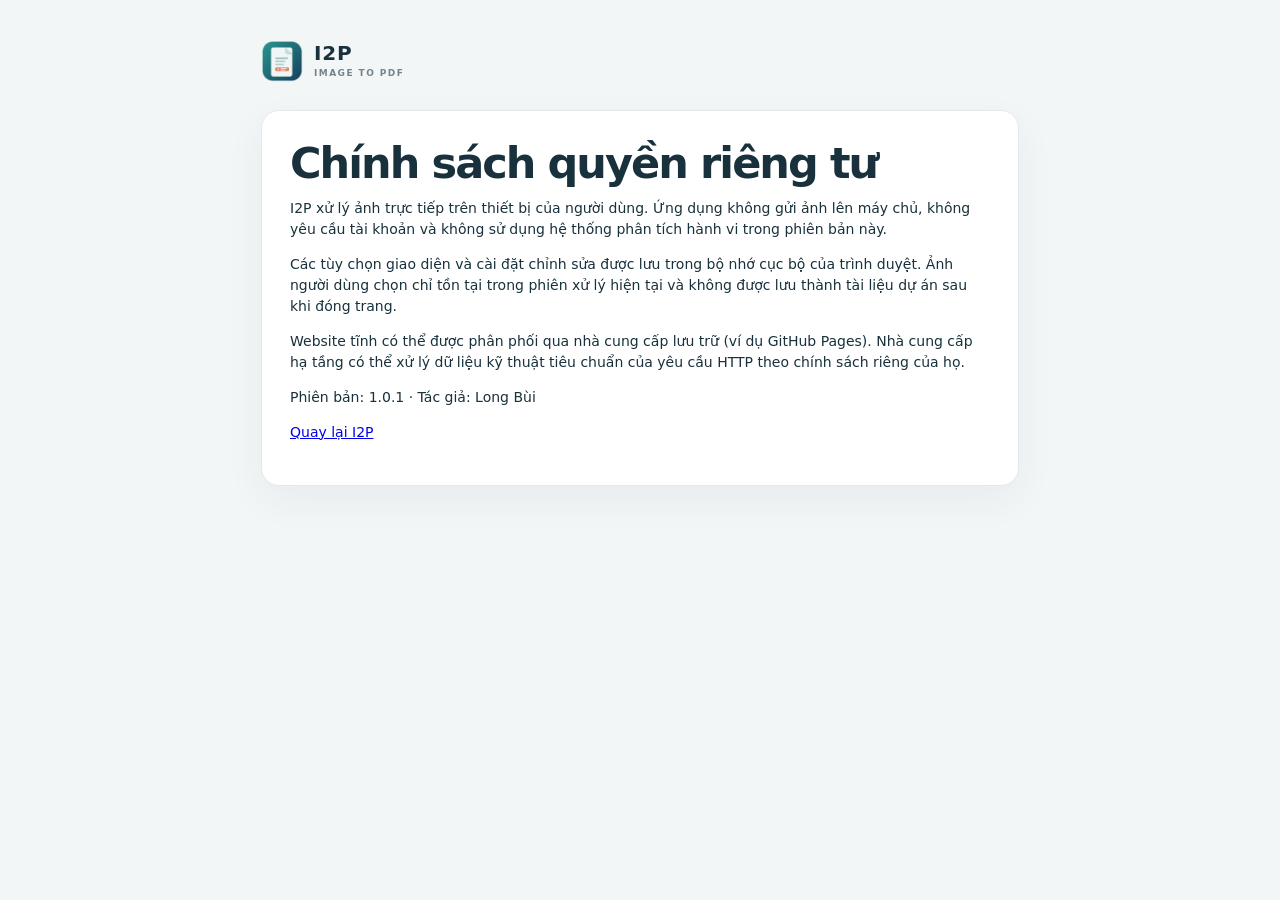
<file: www/privacy.html>
<!doctype html>
<html lang="vi"><head><meta charset="utf-8"><meta name="viewport" content="width=device-width,initial-scale=1"><meta name="theme-color" content="#102d3a"><title>Quyền riêng tư — I2P</title><link rel="stylesheet" href="./styles.css"><link rel="icon" href="./assets/i2p-logo.svg"></head>
<body><main class="app-shell" style="max-width:850px;padding-top:40px;padding-bottom:60px"><a class="brand" href="./"><img src="./assets/i2p-192.png" width="42" height="42" alt="I2P"><span class="brand-copy"><strong>I2P</strong><small>IMAGE TO PDF</small></span></a><section class="panel" style="padding:28px;margin-top:28px"><h1>Chính sách quyền riêng tư</h1><p>I2P xử lý ảnh trực tiếp trên thiết bị của người dùng. Ứng dụng không gửi ảnh lên máy chủ, không yêu cầu tài khoản và không sử dụng hệ thống phân tích hành vi trong phiên bản này.</p><p>Các tùy chọn giao diện và cài đặt chỉnh sửa được lưu trong bộ nhớ cục bộ của trình duyệt. Ảnh người dùng chọn chỉ tồn tại trong phiên xử lý hiện tại và không được lưu thành tài liệu dự án sau khi đóng trang.</p><p>Website tĩnh có thể được phân phối qua nhà cung cấp lưu trữ (ví dụ GitHub Pages). Nhà cung cấp hạ tầng có thể xử lý dữ liệu kỹ thuật tiêu chuẩn của yêu cầu HTTP theo chính sách riêng của họ.</p><p>Phiên bản: 1.0.1 · Tác giả: Long Bùi</p><p><a href="./">Quay lại I2P</a></p></section></main></body></html>
</file>
<file: I2P/www/styles.css>
:root{color-scheme:light;--bg:#f3f6f7;--surface:#fff;--surface-soft:#f7fafb;--surface-raised:#fff;--text:#18313c;--muted:#72858d;--line:#e2eaed;--line-strong:#d3e0e4;--brand:#176d71;--brand-strong:#12585d;--brand-soft:#e6f3f1;--accent:#e27e59;--danger:#c55252;--shadow:0 14px 38px rgba(20,57,69,.055);--radius:18px;--font:'DM Sans',system-ui,-apple-system,BlinkMacSystemFont,'Segoe UI',sans-serif;--display:'Manrope','DM Sans',system-ui,sans-serif}
*{box-sizing:border-box}html{scroll-behavior:smooth}body{margin:0;background:var(--bg);color:var(--text);font-family:var(--font);font-size:14px;line-height:1.5;transition:background .2s,color .2s}button,input,select{font:inherit}button{cursor:pointer}button:disabled{cursor:not-allowed;opacity:.45}.app-shell{max-width:1500px;margin:0 auto;padding:0 46px}.topbar{height:82px;display:flex;align-items:center;justify-content:space-between;border-bottom:1px solid var(--line)}.brand{display:flex;align-items:center;gap:11px;color:var(--text);text-decoration:none}.brand img{display:block;border-radius:12px}.brand-copy{display:flex;flex-direction:column;line-height:1.05}.brand-copy strong{font-family:var(--display);font-size:20px;font-weight:800;letter-spacing:.04em}.brand-copy small{font-size:9px;letter-spacing:.16em;color:var(--muted);font-weight:700;margin-top:5px}.top-actions{display:flex;align-items:center;gap:10px}.install-button{height:38px;display:inline-flex;align-items:center;justify-content:center;gap:8px;padding:0 13px;border:1px solid var(--brand);border-radius:12px;background:var(--brand-soft);color:var(--brand);font-size:11px;font-weight:800;white-space:nowrap;transition:.18s}.install-button:hover{background:var(--brand);color:#fff;transform:translateY(-1px)}.install-button svg{width:16px;height:16px;fill:none;stroke:currentColor;stroke-width:1.8;stroke-linecap:round;stroke-linejoin:round}.install-button.install-ready{box-shadow:0 0 0 3px rgba(23,109,113,.12)}.privacy-chip{display:inline-flex;align-items:center;gap:8px;background:var(--surface);border:1px solid var(--line);border-radius:999px;padding:8px 13px;color:var(--muted);font-size:11px;font-weight:600;margin-right:6px}.status-dot{width:7px;height:7px;border-radius:50%;background:#45a482;box-shadow:0 0 0 3px rgba(69,164,130,.12)}.icon-button{height:38px;width:38px;border:1px solid var(--line);background:var(--surface);border-radius:12px;display:grid;place-items:center;color:var(--text);transition:.18s}.icon-button:hover{border-color:var(--brand);color:var(--brand);transform:translateY(-1px)}.icon-button svg{width:18px;height:18px;fill:none;stroke:currentColor;stroke-width:1.7;stroke-linecap:round;stroke-linejoin:round}.moon-icon{display:none}.main-content{padding-top:42px}.intro-row{display:flex;justify-content:space-between;align-items:flex-end;gap:32px;margin-bottom:29px}.eyebrow{display:flex;align-items:center;gap:9px;color:var(--brand);font-size:10px;font-weight:800;letter-spacing:.13em;margin-bottom:11px}.eyebrow-mark{width:18px;height:2px;border-radius:5px;background:var(--accent)}h1,h2,h3,p{margin-top:0}h1,h2,h3{font-family:var(--display)}h1{font-size:clamp(30px,3.5vw,43px);letter-spacing:-.045em;line-height:1.13;margin-bottom:10px;font-weight:800}.accent-text{color:var(--brand)}.intro-copy>p{font-size:14px;color:var(--muted);margin:0}.intro-meta{display:flex;gap:10px;padding-bottom:2px}.stat-card{min-width:100px;background:var(--surface);border:1px solid var(--line);border-radius:13px;padding:11px 14px;display:flex;flex-direction:column}.stat-number{font-family:var(--display);font-size:19px;font-weight:800;line-height:1.2}.stat-label{font-size:10px;color:var(--muted);margin-top:3px}.workspace-grid{display:grid;grid-template-columns:minmax(0,1.13fr) minmax(365px,.87fr);align-items:start;gap:20px}.left-column,.right-column{display:flex;flex-direction:column;gap:18px;min-width:0}.panel{background:var(--surface);border:1px solid var(--line);border-radius:var(--radius);box-shadow:var(--shadow);min-width:0}.source-panel{padding:24px}.panel-heading{display:flex;align-items:flex-start;justify-content:space-between;gap:15px}.panel-heading h2{font-size:19px;letter-spacing:-.035em;margin:4px 0 4px;font-weight:800}.panel-subtitle{font-size:12px;color:var(--muted);margin:0}.step-label{color:var(--brand);font-size:9px;font-weight:800;letter-spacing:.13em}.text-button,.reset-button{background:transparent;border:0;color:var(--brand);font-weight:700;font-size:11px;padding:5px 0}.text-button:hover,.reset-button:hover{text-decoration:underline}.dropzone{position:relative;min-height:151px;border:1.5px dashed #b5cdcf;background:linear-gradient(120deg,rgba(231,246,243,.72),rgba(245,249,250,.8));border-radius:15px;margin-top:22px;display:flex;flex-direction:column;align-items:center;justify-content:center;text-align:center;cursor:pointer;transition:.18s;padding:18px}.dropzone:hover,.dropzone.drag-over{border-color:var(--brand);background:var(--brand-soft)}.dropzone input{position:absolute;inset:0;width:100%;height:100%;opacity:0;cursor:pointer}.upload-icon{height:39px;width:39px;display:grid;place-items:center;border-radius:12px;background:#dcefed;color:var(--brand);margin-bottom:10px}.upload-icon svg{width:20px;height:20px;fill:none;stroke:currentColor;stroke-width:1.8;stroke-linecap:round;stroke-linejoin:round}.dropzone strong{font-size:12px;font-weight:700}.dropzone strong span{color:var(--brand);text-decoration:underline;text-underline-offset:3px}.dropzone small{font-size:10px;color:var(--muted);margin-top:4px}.list-heading{display:flex;justify-content:space-between;align-items:center;margin-top:22px;margin-bottom:10px}.list-heading h3{font-size:13px;margin:0 0 2px;font-weight:800}.muted-caption{color:var(--muted);font-size:10px}.mini-badge{background:var(--surface-soft);border:1px solid var(--line);color:var(--muted);font-size:10px;font-weight:700;padding:5px 9px;border-radius:999px}.image-list{display:flex;flex-direction:column;gap:8px;max-height:410px;overflow:auto;padding:1px 3px 1px 1px;scrollbar-width:thin;scrollbar-color:var(--line-strong) transparent}.empty-list{border:1px solid var(--line);border-radius:13px;min-height:135px;display:flex;flex-direction:column;justify-content:center;align-items:center;color:var(--muted);text-align:center;padding:17px}.empty-list strong{color:var(--text);font-size:11px;margin-top:5px}.empty-list p{font-size:10px;margin:3px 0 0}.empty-illustration{width:53px;height:35px;position:relative;margin-bottom:3px}.empty-illustration span{position:absolute;width:26px;height:32px;background:var(--surface-soft);border:1px solid var(--line-strong);border-radius:4px;top:1px;left:13px;transform:rotate(-10deg)}.empty-illustration span:nth-child(2){transform:rotate(8deg);left:18px;background:#edf5f4}.empty-illustration span:nth-child(3){transform:rotate(0);left:23px;top:5px;background:var(--surface);border-color:#9cbdbc}.image-item{display:grid;grid-template-columns:48px minmax(0,1fr) auto;align-items:center;gap:10px;padding:8px;border:1px solid var(--line);border-radius:12px;background:var(--surface-raised);transition:border-color .15s,background .15s}.image-item.selected{border-color:var(--brand);background:var(--brand-soft)}.image-thumb{width:48px;height:55px;border-radius:8px;background:var(--surface-soft);overflow:hidden;display:grid;place-items:center;border:1px solid var(--line)}.image-thumb img{width:100%;height:100%;object-fit:cover}.image-detail{min-width:0}.image-detail strong{display:block;font-size:11px;white-space:nowrap;overflow:hidden;text-overflow:ellipsis;font-weight:700}.image-detail small{display:block;color:var(--muted);font-size:9px;margin-top:3px}.image-actions{display:flex;align-items:center;gap:3px}.mini-action{width:27px;height:28px;border:1px solid transparent;background:transparent;border-radius:7px;color:var(--muted);display:grid;place-items:center;font-size:14px;padding:0}.mini-action:hover{background:var(--surface);color:var(--brand);border-color:var(--line)}.mini-action.remove:hover{color:var(--danger)}.mini-action svg{width:14px;height:14px;fill:none;stroke:currentColor;stroke-width:1.8;stroke-linecap:round;stroke-linejoin:round}.list-footer{padding-top:9px;margin-top:9px;border-top:1px solid var(--line);font-size:9px;color:var(--muted)}.output-panel{padding:22px 24px}.compact-heading{align-items:center;margin-bottom:17px}.compact-heading h2{margin-bottom:0}.pdf-chip{font-size:10px;font-weight:800;letter-spacing:.06em;color:#b34f46;background:#fbece8;border:1px solid #f2d8d2;border-radius:8px;padding:5px 8px}.field-label{display:block;color:var(--muted);font-size:10px;font-weight:700;margin-bottom:6px}.filename-field{height:41px;display:flex;align-items:center;border:1px solid var(--line-strong);border-radius:10px;background:var(--surface-soft);padding:0 12px}.filename-field:focus-within{border-color:var(--brand)}.filename-field input{min-width:0;flex:1;height:100%;border:0;outline:0;background:transparent;color:var(--text);font-size:12px;font-weight:600}.filename-field span{font-size:11px;color:var(--muted);font-weight:700}.export-summary{display:grid;grid-template-columns:repeat(3,1fr);gap:7px;margin:14px 0}.export-summary>div{background:var(--surface-soft);border:1px solid var(--line);border-radius:9px;padding:8px 10px;display:flex;flex-direction:column;gap:3px}.export-summary span{font-size:9px;color:var(--muted)}.export-summary strong{font-size:11px;font-weight:800}.primary-button{height:45px;width:100%;border:0;border-radius:11px;background:var(--brand);color:#fff;display:flex;align-items:center;justify-content:center;gap:9px;font-weight:800;font-size:12px;box-shadow:0 6px 15px rgba(23,109,113,.15);transition:background .18s,transform .18s}.primary-button:hover:not(:disabled){background:var(--brand-strong);transform:translateY(-1px)}.primary-button svg{width:17px;height:17px;fill:none;stroke:currentColor;stroke-width:1.8;stroke-linecap:round;stroke-linejoin:round}.button-arrow{margin-left:auto;padding-right:14px;font-size:16px;font-weight:500}.privacy-note{display:flex;align-items:center;justify-content:center;gap:6px;color:var(--muted);font-size:9px;margin:12px 0 0}.privacy-note svg{width:13px;height:13px;fill:none;stroke:#4e9b81;stroke-width:1.7;stroke-linecap:round;stroke-linejoin:round;flex-shrink:0}.export-progress{margin-top:12px}.progress-track{width:100%;height:5px;border-radius:99px;overflow:hidden;background:var(--line)}.progress-track span{display:block;height:100%;width:0;background:var(--brand);border-radius:99px;transition:width .2s}.export-progress>span{display:block;font-size:10px;color:var(--muted);margin-top:5px}.preview-panel{padding:21px 22px 16px}.preview-heading{align-items:center}.preview-heading h2{font-size:17px}.preview-count{font-size:10px;font-weight:700;color:var(--muted);background:var(--surface-soft);border:1px solid var(--line);padding:5px 8px;border-radius:8px}.paper-stage{min-height:310px;background:radial-gradient(ellipse at center,#edf2f3 0%,#f6f8f9 65%,#fbfcfc 100%);border:1px solid var(--line);border-radius:12px;margin-top:14px;padding:18px;display:flex;justify-content:center;align-items:center;overflow:hidden}.paper-frame{width:min(72%,260px);position:relative;background:#fff;box-shadow:0 6px 22px rgba(30,54,64,.16);border-radius:2px;overflow:hidden;aspect-ratio:210/297}.paper-frame canvas{display:block;width:100%;height:100%;object-fit:contain}.paper-placeholder{position:absolute;inset:0;display:flex;flex-direction:column;gap:8px;align-items:center;justify-content:center;text-align:center;color:#a0afb4;font-size:9px;padding:12px}.paper-placeholder svg{width:45px;height:45px;fill:none;stroke:#b2c3c7;stroke-width:1.4;stroke-linecap:round;stroke-linejoin:round}.preview-caption{display:flex;align-items:center;justify-content:center;gap:7px;color:var(--muted);font-size:9px;margin-top:10px}.preview-dot{width:6px;height:6px;border-radius:50%;background:#9db9b7}.settings-panel{padding:22px}.settings-panel .compact-heading{margin-bottom:16px}.control-section{border-top:1px solid var(--line);padding:15px 0 14px}.control-section:first-of-type{border-top:0;padding-top:0}.control-section h3{font-size:12px;margin:0 0 11px;font-weight:800;letter-spacing:-.01em}.two-fields{display:grid;grid-template-columns:1fr 1fr;gap:10px;margin-bottom:10px}.two-fields label,.select-full{display:flex;flex-direction:column;gap:5px;min-width:0}.two-fields label>span,.select-full>span{font-size:9px;color:var(--muted);font-weight:700}.two-fields select,.select-full select,.custom-size input,.dialog-field select{width:100%;min-width:0;height:35px;border:1px solid var(--line-strong);border-radius:8px;background:var(--surface-soft);color:var(--text);padding:0 9px;font-size:10px;font-weight:600;outline:none}.two-fields select:focus,.select-full select:focus,.custom-size input:focus,.dialog-field select:focus{border-color:var(--brand)}.custom-size{display:grid;grid-template-columns:1fr 1fr;gap:10px;margin:-1px 0 10px}.custom-size label{display:flex;flex-direction:column;gap:5px}.custom-size label span{font-size:9px;color:var(--muted);font-weight:700}.field-help{color:var(--muted);font-size:9px;line-height:1.45;margin:7px 0 0}.select-full{margin-bottom:10px}.toggle-row{display:flex;align-items:center;justify-content:space-between;gap:12px;padding:8px 0 10px;cursor:pointer}.toggle-row>span{display:flex;flex-direction:column;gap:2px}.toggle-row strong{font-size:10px}.toggle-row small{font-size:9px;color:var(--muted)}.toggle-row input{position:absolute;opacity:0;pointer-events:none}.toggle-row i{height:20px;width:35px;border-radius:99px;background:#d5dfe2;position:relative;flex-shrink:0;transition:.18s}.toggle-row i:before{content:"";position:absolute;left:3px;top:3px;width:14px;height:14px;border-radius:50%;background:white;box-shadow:0 1px 2px rgba(0,0,0,.15);transition:.18s}.toggle-row input:checked+i{background:var(--brand)}.toggle-row input:checked+i:before{transform:translateX(15px)}.slider-row{margin-top:9px}.slider-head{display:flex;align-items:center;justify-content:space-between;margin-bottom:3px}.slider-head label{font-size:10px;font-weight:600;color:var(--text)}.slider-head output{font-size:9px;color:var(--brand);font-weight:800;font-variant-numeric:tabular-nums}.slider-row input[type=range]{appearance:none;width:100%;height:4px;border-radius:99px;background:var(--line-strong);outline:none;display:block;margin:8px 0 4px;accent-color:var(--brand)}.slider-row input[type=range]::-webkit-slider-thumb{appearance:none;width:13px;height:13px;background:var(--brand);border:2px solid var(--surface);box-shadow:0 0 0 1px var(--brand);border-radius:50%;cursor:pointer}.slider-row input[type=range]::-moz-range-thumb{width:10px;height:10px;background:var(--brand);border:2px solid var(--surface);box-shadow:0 0 0 1px var(--brand);border-radius:50%;cursor:pointer}.last-control-section{padding-bottom:0}.app-footer{display:flex;align-items:center;justify-content:space-between;gap:15px;padding:26px 0 31px;color:var(--muted);font-size:9px}.footer-brand{display:flex;align-items:center;gap:7px}.footer-brand img{border-radius:7px}.footer-brand strong{font-family:var(--display);color:var(--text);font-size:11px}.footer-meta{display:flex;align-items:center;gap:8px}.footer-separator{color:#b0bec2}.policy-link{color:var(--muted);text-decoration:none}.policy-link:hover{color:var(--brand);text-decoration:underline}.settings-dialog{padding:0;border:0;background:transparent;max-width:min(460px,calc(100vw - 28px));width:100%;max-height:calc(100vh - 28px)}.settings-dialog::backdrop{background:rgba(11,28,34,.5);backdrop-filter:blur(4px)}.dialog-card{background:var(--surface);color:var(--text);border:1px solid var(--line);border-radius:18px;padding:24px;box-shadow:0 24px 70px rgba(0,0,0,.22)}.dialog-heading{display:flex;align-items:flex-start;justify-content:space-between;margin-bottom:18px}.dialog-heading h2{font-size:20px;margin:3px 0 0}.close-dialog{font-size:20px;line-height:1}.dialog-field{display:flex;align-items:center;justify-content:space-between;gap:15px;padding:13px 0;border-top:1px solid var(--line)}.dialog-field>div{display:flex;flex-direction:column}.dialog-field strong{font-size:11px}.dialog-field small{font-size:9px;color:var(--muted);margin-top:3px}.dialog-field select{width:130px}.about-box{display:flex;gap:12px;background:var(--surface-soft);border:1px solid var(--line);border-radius:12px;padding:13px;margin-top:15px}.about-logo img{width:38px;height:38px}.about-box strong{font-size:11px}.about-box p{font-size:9px;color:var(--muted);margin:3px 0}.about-box small{font-size:8px;color:var(--muted)}.copyright-note{text-align:center;color:var(--muted);font-size:9px;margin:13px 0}.dialog-done{margin-top:5px}.toast-region{position:fixed;right:22px;bottom:20px;z-index:20;display:flex;flex-direction:column;gap:8px;pointer-events:none}.toast{max-width:min(360px,calc(100vw - 40px));background:#173943;color:#fff;border-radius:10px;padding:11px 15px;font-size:11px;box-shadow:0 9px 30px rgba(0,0,0,.18);animation:toast-in .2s ease-out}.toast.error{background:#8e3e3e}@keyframes toast-in{from{opacity:0;transform:translateY(7px)}to{opacity:1;transform:translateY(0)}}

[data-theme="dark"]{color-scheme:dark;--bg:#101b20;--surface:#17262d;--surface-soft:#1d3038;--surface-raised:#1a2a31;--text:#e5eff0;--muted:#9aafb5;--line:#2b4149;--line-strong:#3b5660;--brand:#79c4bd;--brand-strong:#5ba9a2;--brand-soft:#203d40;--accent:#ed9b7a;--shadow:0 14px 38px rgba(0,0,0,.15)}[data-theme="dark"] .dropzone{background:linear-gradient(120deg,rgba(34,65,67,.75),rgba(25,46,54,.8));border-color:#446c70}[data-theme="dark"] .dropzone:hover,[data-theme="dark"] .dropzone.drag-over{background:var(--brand-soft)}[data-theme="dark"] .upload-icon{background:#2b4c4e}[data-theme="dark"] .paper-stage{background:radial-gradient(ellipse at center,#26383f 0%,#1b2c32 70%,#17262d 100%)}[data-theme="dark"] .pdf-chip{background:#4b302d;border-color:#66413b;color:#f2b5a5}[data-theme="dark"] .sun-icon{display:none}[data-theme="dark"] .moon-icon{display:block}[data-theme="dark"] .empty-illustration span{background:#263c43;border-color:#48606a}[data-theme="dark"] .empty-illustration span:nth-child(2){background:#203840}[data-theme="dark"] .empty-illustration span:nth-child(3){background:#17262d}[data-theme="dark"] .status-dot{box-shadow:0 0 0 3px rgba(69,164,130,.18)}
@media(max-width:1100px){.app-shell{padding:0 28px}.workspace-grid{grid-template-columns:minmax(0,1fr) minmax(330px,.9fr);gap:15px}.source-panel,.output-panel,.settings-panel{padding:19px}.preview-panel{padding:19px}.paper-stage{min-height:275px}}
@media(max-width:820px){.app-shell{padding:0 20px}.workspace-grid{grid-template-columns:1fr}.right-column{display:grid;grid-template-columns:minmax(0,.95fr) minmax(0,1.05fr);align-items:start}.preview-panel{position:sticky;top:12px}.paper-frame{width:min(86%,255px)}.paper-stage{min-height:295px}.intro-row{align-items:flex-start}.intro-meta{padding-top:4px}}
@media(max-width:600px){.app-shell{padding:0 13px}.topbar{height:68px}.brand img{width:37px;height:37px}.privacy-chip{font-size:0;padding:9px}.privacy-chip .status-dot{width:8px;height:8px}.top-actions{gap:7px}.install-button{height:35px;width:35px;padding:0;border-radius:11px}.install-button span{display:none}.install-button svg{width:17px;height:17px}.icon-button{width:35px;height:35px}.main-content{padding-top:27px}.intro-row{display:block;margin-bottom:20px}.intro-copy>p{font-size:12px;max-width:390px}.intro-meta{margin-top:15px}.stat-card{min-width:0;flex:1;padding:8px 11px}.stat-number{font-size:17px}.workspace-grid{gap:13px}.left-column,.right-column{gap:13px}.source-panel,.output-panel,.settings-panel,.preview-panel{padding:17px;border-radius:15px}.panel-heading h2{font-size:17px}.panel-subtitle{font-size:10px}.dropzone{min-height:135px;margin-top:16px}.right-column{display:flex}.preview-panel{position:static}.paper-stage{min-height:270px;padding:14px}.paper-frame{width:min(67%,235px)}.settings-panel{order:2}.preview-panel{order:1}.app-footer{display:block;padding:20px 1px 25px}.footer-meta{margin-top:9px;flex-wrap:wrap}.image-item{grid-template-columns:43px minmax(0,1fr) auto;gap:8px;padding:7px}.image-thumb{width:43px;height:50px}.image-actions{gap:0}.mini-action{width:25px;height:27px}.two-fields{gap:8px}.dialog-card{padding:20px}.toast-region{right:12px;bottom:12px}}
@media(max-width:370px){.brand-copy small{font-size:8px}.image-actions .mini-action:nth-child(1){display:none}.paper-frame{width:75%}.export-summary{gap:5px}.export-summary>div{padding:7px}.two-fields select{font-size:9px;padding:0 6px}}
@media(prefers-reduced-motion:reduce){*,*::before,*::after{scroll-behavior:auto!important;animation-duration:.01ms!important;transition-duration:.01ms!important}}
</file>
<file: www/styles.css>
:root{color-scheme:light;--bg:#f3f6f7;--surface:#fff;--surface-soft:#f7fafb;--surface-raised:#fff;--text:#18313c;--muted:#72858d;--line:#e2eaed;--line-strong:#d3e0e4;--brand:#176d71;--brand-strong:#12585d;--brand-soft:#e6f3f1;--accent:#e27e59;--danger:#c55252;--shadow:0 14px 38px rgba(20,57,69,.055);--radius:18px;--font:'DM Sans',system-ui,-apple-system,BlinkMacSystemFont,'Segoe UI',sans-serif;--display:'Manrope','DM Sans',system-ui,sans-serif}
*{box-sizing:border-box}html{scroll-behavior:smooth}body{margin:0;background:var(--bg);color:var(--text);font-family:var(--font);font-size:14px;line-height:1.5;transition:background .2s,color .2s}button,input,select{font:inherit}button{cursor:pointer}button:disabled{cursor:not-allowed;opacity:.45}.app-shell{max-width:1500px;margin:0 auto;padding:0 46px}.topbar{height:82px;display:flex;align-items:center;justify-content:space-between;border-bottom:1px solid var(--line)}.brand{display:flex;align-items:center;gap:11px;color:var(--text);text-decoration:none}.brand img{display:block;border-radius:12px}.brand-copy{display:flex;flex-direction:column;line-height:1.05}.brand-copy strong{font-family:var(--display);font-size:20px;font-weight:800;letter-spacing:.04em}.brand-copy small{font-size:9px;letter-spacing:.16em;color:var(--muted);font-weight:700;margin-top:5px}.top-actions{display:flex;align-items:center;gap:10px}.install-button{height:38px;display:inline-flex;align-items:center;justify-content:center;gap:8px;padding:0 13px;border:1px solid var(--brand);border-radius:12px;background:var(--brand-soft);color:var(--brand);font-size:11px;font-weight:800;white-space:nowrap;transition:.18s}.install-button:hover{background:var(--brand);color:#fff;transform:translateY(-1px)}.install-button svg{width:16px;height:16px;fill:none;stroke:currentColor;stroke-width:1.8;stroke-linecap:round;stroke-linejoin:round}.install-button.install-ready{box-shadow:0 0 0 3px rgba(23,109,113,.12)}.privacy-chip{display:inline-flex;align-items:center;gap:8px;background:var(--surface);border:1px solid var(--line);border-radius:999px;padding:8px 13px;color:var(--muted);font-size:11px;font-weight:600;margin-right:6px}.status-dot{width:7px;height:7px;border-radius:50%;background:#45a482;box-shadow:0 0 0 3px rgba(69,164,130,.12)}.icon-button{height:38px;width:38px;border:1px solid var(--line);background:var(--surface);border-radius:12px;display:grid;place-items:center;color:var(--text);transition:.18s}.icon-button:hover{border-color:var(--brand);color:var(--brand);transform:translateY(-1px)}.icon-button svg{width:18px;height:18px;fill:none;stroke:currentColor;stroke-width:1.7;stroke-linecap:round;stroke-linejoin:round}.moon-icon{display:none}.main-content{padding-top:42px}.intro-row{display:flex;justify-content:space-between;align-items:flex-end;gap:32px;margin-bottom:29px}.eyebrow{display:flex;align-items:center;gap:9px;color:var(--brand);font-size:10px;font-weight:800;letter-spacing:.13em;margin-bottom:11px}.eyebrow-mark{width:18px;height:2px;border-radius:5px;background:var(--accent)}h1,h2,h3,p{margin-top:0}h1,h2,h3{font-family:var(--display)}h1{font-size:clamp(30px,3.5vw,43px);letter-spacing:-.045em;line-height:1.13;margin-bottom:10px;font-weight:800}.accent-text{color:var(--brand)}.intro-copy>p{font-size:14px;color:var(--muted);margin:0}.intro-meta{display:flex;gap:10px;padding-bottom:2px}.stat-card{min-width:100px;background:var(--surface);border:1px solid var(--line);border-radius:13px;padding:11px 14px;display:flex;flex-direction:column}.stat-number{font-family:var(--display);font-size:19px;font-weight:800;line-height:1.2}.stat-label{font-size:10px;color:var(--muted);margin-top:3px}.workspace-grid{display:grid;grid-template-columns:minmax(0,1.13fr) minmax(365px,.87fr);align-items:start;gap:20px}.left-column,.right-column{display:flex;flex-direction:column;gap:18px;min-width:0}.panel{background:var(--surface);border:1px solid var(--line);border-radius:var(--radius);box-shadow:var(--shadow);min-width:0}.source-panel{padding:24px}.panel-heading{display:flex;align-items:flex-start;justify-content:space-between;gap:15px}.panel-heading h2{font-size:19px;letter-spacing:-.035em;margin:4px 0 4px;font-weight:800}.panel-subtitle{font-size:12px;color:var(--muted);margin:0}.step-label{color:var(--brand);font-size:9px;font-weight:800;letter-spacing:.13em}.text-button,.reset-button{background:transparent;border:0;color:var(--brand);font-weight:700;font-size:11px;padding:5px 0}.text-button:hover,.reset-button:hover{text-decoration:underline}.dropzone{position:relative;min-height:151px;border:1.5px dashed #b5cdcf;background:linear-gradient(120deg,rgba(231,246,243,.72),rgba(245,249,250,.8));border-radius:15px;margin-top:22px;display:flex;flex-direction:column;align-items:center;justify-content:center;text-align:center;cursor:pointer;transition:.18s;padding:18px}.dropzone:hover,.dropzone.drag-over{border-color:var(--brand);background:var(--brand-soft)}.dropzone input{position:absolute;inset:0;width:100%;height:100%;opacity:0;cursor:pointer}.upload-icon{height:39px;width:39px;display:grid;place-items:center;border-radius:12px;background:#dcefed;color:var(--brand);margin-bottom:10px}.upload-icon svg{width:20px;height:20px;fill:none;stroke:currentColor;stroke-width:1.8;stroke-linecap:round;stroke-linejoin:round}.dropzone strong{font-size:12px;font-weight:700}.dropzone strong span{color:var(--brand);text-decoration:underline;text-underline-offset:3px}.dropzone small{font-size:10px;color:var(--muted);margin-top:4px}.list-heading{display:flex;justify-content:space-between;align-items:center;margin-top:22px;margin-bottom:10px}.list-heading h3{font-size:13px;margin:0 0 2px;font-weight:800}.muted-caption{color:var(--muted);font-size:10px}.mini-badge{background:var(--surface-soft);border:1px solid var(--line);color:var(--muted);font-size:10px;font-weight:700;padding:5px 9px;border-radius:999px}.image-list{display:flex;flex-direction:column;gap:8px;max-height:410px;overflow:auto;padding:1px 3px 1px 1px;scrollbar-width:thin;scrollbar-color:var(--line-strong) transparent}.empty-list{border:1px solid var(--line);border-radius:13px;min-height:135px;display:flex;flex-direction:column;justify-content:center;align-items:center;color:var(--muted);text-align:center;padding:17px}.empty-list strong{color:var(--text);font-size:11px;margin-top:5px}.empty-list p{font-size:10px;margin:3px 0 0}.empty-illustration{width:53px;height:35px;position:relative;margin-bottom:3px}.empty-illustration span{position:absolute;width:26px;height:32px;background:var(--surface-soft);border:1px solid var(--line-strong);border-radius:4px;top:1px;left:13px;transform:rotate(-10deg)}.empty-illustration span:nth-child(2){transform:rotate(8deg);left:18px;background:#edf5f4}.empty-illustration span:nth-child(3){transform:rotate(0);left:23px;top:5px;background:var(--surface);border-color:#9cbdbc}.image-item{display:grid;grid-template-columns:48px minmax(0,1fr) auto;align-items:center;gap:10px;padding:8px;border:1px solid var(--line);border-radius:12px;background:var(--surface-raised);transition:border-color .15s,background .15s}.image-item.selected{border-color:var(--brand);background:var(--brand-soft)}.image-thumb{width:48px;height:55px;border-radius:8px;background:var(--surface-soft);overflow:hidden;display:grid;place-items:center;border:1px solid var(--line)}.image-thumb img{width:100%;height:100%;object-fit:cover}.image-detail{min-width:0}.image-detail strong{display:block;font-size:11px;white-space:nowrap;overflow:hidden;text-overflow:ellipsis;font-weight:700}.image-detail small{display:block;color:var(--muted);font-size:9px;margin-top:3px}.image-actions{display:flex;align-items:center;gap:3px}.mini-action{width:27px;height:28px;border:1px solid transparent;background:transparent;border-radius:7px;color:var(--muted);display:grid;place-items:center;font-size:14px;padding:0}.mini-action:hover{background:var(--surface);color:var(--brand);border-color:var(--line)}.mini-action.remove:hover{color:var(--danger)}.mini-action svg{width:14px;height:14px;fill:none;stroke:currentColor;stroke-width:1.8;stroke-linecap:round;stroke-linejoin:round}.list-footer{padding-top:9px;margin-top:9px;border-top:1px solid var(--line);font-size:9px;color:var(--muted)}.output-panel{padding:22px 24px}.compact-heading{align-items:center;margin-bottom:17px}.compact-heading h2{margin-bottom:0}.pdf-chip{font-size:10px;font-weight:800;letter-spacing:.06em;color:#b34f46;background:#fbece8;border:1px solid #f2d8d2;border-radius:8px;padding:5px 8px}.field-label{display:block;color:var(--muted);font-size:10px;font-weight:700;margin-bottom:6px}.filename-field{height:41px;display:flex;align-items:center;border:1px solid var(--line-strong);border-radius:10px;background:var(--surface-soft);padding:0 12px}.filename-field:focus-within{border-color:var(--brand)}.filename-field input{min-width:0;flex:1;height:100%;border:0;outline:0;background:transparent;color:var(--text);font-size:12px;font-weight:600}.filename-field span{font-size:11px;color:var(--muted);font-weight:700}.export-summary{display:grid;grid-template-columns:repeat(3,1fr);gap:7px;margin:14px 0}.export-summary>div{background:var(--surface-soft);border:1px solid var(--line);border-radius:9px;padding:8px 10px;display:flex;flex-direction:column;gap:3px}.export-summary span{font-size:9px;color:var(--muted)}.export-summary strong{font-size:11px;font-weight:800}.primary-button{height:45px;width:100%;border:0;border-radius:11px;background:var(--brand);color:#fff;display:flex;align-items:center;justify-content:center;gap:9px;font-weight:800;font-size:12px;box-shadow:0 6px 15px rgba(23,109,113,.15);transition:background .18s,transform .18s}.primary-button:hover:not(:disabled){background:var(--brand-strong);transform:translateY(-1px)}.primary-button svg{width:17px;height:17px;fill:none;stroke:currentColor;stroke-width:1.8;stroke-linecap:round;stroke-linejoin:round}.button-arrow{margin-left:auto;padding-right:14px;font-size:16px;font-weight:500}.privacy-note{display:flex;align-items:center;justify-content:center;gap:6px;color:var(--muted);font-size:9px;margin:12px 0 0}.privacy-note svg{width:13px;height:13px;fill:none;stroke:#4e9b81;stroke-width:1.7;stroke-linecap:round;stroke-linejoin:round;flex-shrink:0}.export-progress{margin-top:12px}.progress-track{width:100%;height:5px;border-radius:99px;overflow:hidden;background:var(--line)}.progress-track span{display:block;height:100%;width:0;background:var(--brand);border-radius:99px;transition:width .2s}.export-progress>span{display:block;font-size:10px;color:var(--muted);margin-top:5px}.preview-panel{padding:21px 22px 16px}.preview-heading{align-items:center}.preview-heading h2{font-size:17px}.preview-count{font-size:10px;font-weight:700;color:var(--muted);background:var(--surface-soft);border:1px solid var(--line);padding:5px 8px;border-radius:8px}.paper-stage{min-height:310px;background:radial-gradient(ellipse at center,#edf2f3 0%,#f6f8f9 65%,#fbfcfc 100%);border:1px solid var(--line);border-radius:12px;margin-top:14px;padding:18px;display:flex;justify-content:center;align-items:center;overflow:hidden}.paper-frame{width:min(72%,260px);position:relative;background:#fff;box-shadow:0 6px 22px rgba(30,54,64,.16);border-radius:2px;overflow:hidden;aspect-ratio:210/297}.paper-frame canvas{display:block;width:100%;height:100%;object-fit:contain}.paper-placeholder{position:absolute;inset:0;display:flex;flex-direction:column;gap:8px;align-items:center;justify-content:center;text-align:center;color:#a0afb4;font-size:9px;padding:12px}.paper-placeholder svg{width:45px;height:45px;fill:none;stroke:#b2c3c7;stroke-width:1.4;stroke-linecap:round;stroke-linejoin:round}.preview-caption{display:flex;align-items:center;justify-content:center;gap:7px;color:var(--muted);font-size:9px;margin-top:10px}.preview-dot{width:6px;height:6px;border-radius:50%;background:#9db9b7}.settings-panel{padding:22px}.settings-panel .compact-heading{margin-bottom:16px}.control-section{border-top:1px solid var(--line);padding:15px 0 14px}.control-section:first-of-type{border-top:0;padding-top:0}.control-section h3{font-size:12px;margin:0 0 11px;font-weight:800;letter-spacing:-.01em}.two-fields{display:grid;grid-template-columns:1fr 1fr;gap:10px;margin-bottom:10px}.two-fields label,.select-full{display:flex;flex-direction:column;gap:5px;min-width:0}.two-fields label>span,.select-full>span{font-size:9px;color:var(--muted);font-weight:700}.two-fields select,.select-full select,.custom-size input,.dialog-field select{width:100%;min-width:0;height:35px;border:1px solid var(--line-strong);border-radius:8px;background:var(--surface-soft);color:var(--text);padding:0 9px;font-size:10px;font-weight:600;outline:none}.two-fields select:focus,.select-full select:focus,.custom-size input:focus,.dialog-field select:focus{border-color:var(--brand)}.custom-size{display:grid;grid-template-columns:1fr 1fr;gap:10px;margin:-1px 0 10px}.custom-size label{display:flex;flex-direction:column;gap:5px}.custom-size label span{font-size:9px;color:var(--muted);font-weight:700}.field-help{color:var(--muted);font-size:9px;line-height:1.45;margin:7px 0 0}.select-full{margin-bottom:10px}.toggle-row{display:flex;align-items:center;justify-content:space-between;gap:12px;padding:8px 0 10px;cursor:pointer}.toggle-row>span{display:flex;flex-direction:column;gap:2px}.toggle-row strong{font-size:10px}.toggle-row small{font-size:9px;color:var(--muted)}.toggle-row input{position:absolute;opacity:0;pointer-events:none}.toggle-row i{height:20px;width:35px;border-radius:99px;background:#d5dfe2;position:relative;flex-shrink:0;transition:.18s}.toggle-row i:before{content:"";position:absolute;left:3px;top:3px;width:14px;height:14px;border-radius:50%;background:white;box-shadow:0 1px 2px rgba(0,0,0,.15);transition:.18s}.toggle-row input:checked+i{background:var(--brand)}.toggle-row input:checked+i:before{transform:translateX(15px)}.slider-row{margin-top:9px}.slider-head{display:flex;align-items:center;justify-content:space-between;margin-bottom:3px}.slider-head label{font-size:10px;font-weight:600;color:var(--text)}.slider-head output{font-size:9px;color:var(--brand);font-weight:800;font-variant-numeric:tabular-nums}.slider-row input[type=range]{appearance:none;width:100%;height:4px;border-radius:99px;background:var(--line-strong);outline:none;display:block;margin:8px 0 4px;accent-color:var(--brand)}.slider-row input[type=range]::-webkit-slider-thumb{appearance:none;width:13px;height:13px;background:var(--brand);border:2px solid var(--surface);box-shadow:0 0 0 1px var(--brand);border-radius:50%;cursor:pointer}.slider-row input[type=range]::-moz-range-thumb{width:10px;height:10px;background:var(--brand);border:2px solid var(--surface);box-shadow:0 0 0 1px var(--brand);border-radius:50%;cursor:pointer}.last-control-section{padding-bottom:0}.app-footer{display:flex;align-items:center;justify-content:space-between;gap:15px;padding:26px 0 31px;color:var(--muted);font-size:9px}.footer-brand{display:flex;align-items:center;gap:7px}.footer-brand img{border-radius:7px}.footer-brand strong{font-family:var(--display);color:var(--text);font-size:11px}.footer-meta{display:flex;align-items:center;gap:8px}.footer-separator{color:#b0bec2}.policy-link{color:var(--muted);text-decoration:none}.policy-link:hover{color:var(--brand);text-decoration:underline}.settings-dialog{padding:0;border:0;background:transparent;max-width:min(460px,calc(100vw - 28px));width:100%;max-height:calc(100vh - 28px)}.settings-dialog::backdrop{background:rgba(11,28,34,.5);backdrop-filter:blur(4px)}.dialog-card{background:var(--surface);color:var(--text);border:1px solid var(--line);border-radius:18px;padding:24px;box-shadow:0 24px 70px rgba(0,0,0,.22)}.dialog-heading{display:flex;align-items:flex-start;justify-content:space-between;margin-bottom:18px}.dialog-heading h2{font-size:20px;margin:3px 0 0}.close-dialog{font-size:20px;line-height:1}.dialog-field{display:flex;align-items:center;justify-content:space-between;gap:15px;padding:13px 0;border-top:1px solid var(--line)}.dialog-field>div{display:flex;flex-direction:column}.dialog-field strong{font-size:11px}.dialog-field small{font-size:9px;color:var(--muted);margin-top:3px}.dialog-field select{width:130px}.about-box{display:flex;gap:12px;background:var(--surface-soft);border:1px solid var(--line);border-radius:12px;padding:13px;margin-top:15px}.about-logo img{width:38px;height:38px}.about-box strong{font-size:11px}.about-box p{font-size:9px;color:var(--muted);margin:3px 0}.about-box small{font-size:8px;color:var(--muted)}.copyright-note{text-align:center;color:var(--muted);font-size:9px;margin:13px 0}.dialog-done{margin-top:5px}.toast-region{position:fixed;right:22px;bottom:20px;z-index:20;display:flex;flex-direction:column;gap:8px;pointer-events:none}.toast{max-width:min(360px,calc(100vw - 40px));background:#173943;color:#fff;border-radius:10px;padding:11px 15px;font-size:11px;box-shadow:0 9px 30px rgba(0,0,0,.18);animation:toast-in .2s ease-out}.toast.error{background:#8e3e3e}@keyframes toast-in{from{opacity:0;transform:translateY(7px)}to{opacity:1;transform:translateY(0)}}

[data-theme="dark"]{color-scheme:dark;--bg:#101b20;--surface:#17262d;--surface-soft:#1d3038;--surface-raised:#1a2a31;--text:#e5eff0;--muted:#9aafb5;--line:#2b4149;--line-strong:#3b5660;--brand:#79c4bd;--brand-strong:#5ba9a2;--brand-soft:#203d40;--accent:#ed9b7a;--shadow:0 14px 38px rgba(0,0,0,.15)}[data-theme="dark"] .dropzone{background:linear-gradient(120deg,rgba(34,65,67,.75),rgba(25,46,54,.8));border-color:#446c70}[data-theme="dark"] .dropzone:hover,[data-theme="dark"] .dropzone.drag-over{background:var(--brand-soft)}[data-theme="dark"] .upload-icon{background:#2b4c4e}[data-theme="dark"] .paper-stage{background:radial-gradient(ellipse at center,#26383f 0%,#1b2c32 70%,#17262d 100%)}[data-theme="dark"] .pdf-chip{background:#4b302d;border-color:#66413b;color:#f2b5a5}[data-theme="dark"] .sun-icon{display:none}[data-theme="dark"] .moon-icon{display:block}[data-theme="dark"] .empty-illustration span{background:#263c43;border-color:#48606a}[data-theme="dark"] .empty-illustration span:nth-child(2){background:#203840}[data-theme="dark"] .empty-illustration span:nth-child(3){background:#17262d}[data-theme="dark"] .status-dot{box-shadow:0 0 0 3px rgba(69,164,130,.18)}
@media(max-width:1100px){.app-shell{padding:0 28px}.workspace-grid{grid-template-columns:minmax(0,1fr) minmax(330px,.9fr);gap:15px}.source-panel,.output-panel,.settings-panel{padding:19px}.preview-panel{padding:19px}.paper-stage{min-height:275px}}
@media(max-width:820px){.app-shell{padding:0 20px}.workspace-grid{grid-template-columns:1fr}.right-column{display:grid;grid-template-columns:minmax(0,.95fr) minmax(0,1.05fr);align-items:start}.preview-panel{position:sticky;top:12px}.paper-frame{width:min(86%,255px)}.paper-stage{min-height:295px}.intro-row{align-items:flex-start}.intro-meta{padding-top:4px}}
@media(max-width:600px){.app-shell{padding:0 13px}.topbar{height:68px}.brand img{width:37px;height:37px}.privacy-chip{font-size:0;padding:9px}.privacy-chip .status-dot{width:8px;height:8px}.top-actions{gap:7px}.install-button{height:35px;width:35px;padding:0;border-radius:11px}.install-button span{display:none}.install-button svg{width:17px;height:17px}.icon-button{width:35px;height:35px}.main-content{padding-top:27px}.intro-row{display:block;margin-bottom:20px}.intro-copy>p{font-size:12px;max-width:390px}.intro-meta{margin-top:15px}.stat-card{min-width:0;flex:1;padding:8px 11px}.stat-number{font-size:17px}.workspace-grid{gap:13px}.left-column,.right-column{gap:13px}.source-panel,.output-panel,.settings-panel,.preview-panel{padding:17px;border-radius:15px}.panel-heading h2{font-size:17px}.panel-subtitle{font-size:10px}.dropzone{min-height:135px;margin-top:16px}.right-column{display:flex}.preview-panel{position:static}.paper-stage{min-height:270px;padding:14px}.paper-frame{width:min(67%,235px)}.settings-panel{order:2}.preview-panel{order:1}.app-footer{display:block;padding:20px 1px 25px}.footer-meta{margin-top:9px;flex-wrap:wrap}.image-item{grid-template-columns:43px minmax(0,1fr) auto;gap:8px;padding:7px}.image-thumb{width:43px;height:50px}.image-actions{gap:0}.mini-action{width:25px;height:27px}.two-fields{gap:8px}.dialog-card{padding:20px}.toast-region{right:12px;bottom:12px}}
@media(max-width:370px){.brand-copy small{font-size:8px}.image-actions .mini-action:nth-child(1){display:none}.paper-frame{width:75%}.export-summary{gap:5px}.export-summary>div{padding:7px}.two-fields select{font-size:9px;padding:0 6px}}
@media(prefers-reduced-motion:reduce){*,*::before,*::after{scroll-behavior:auto!important;animation-duration:.01ms!important;transition-duration:.01ms!important}}
</file>
